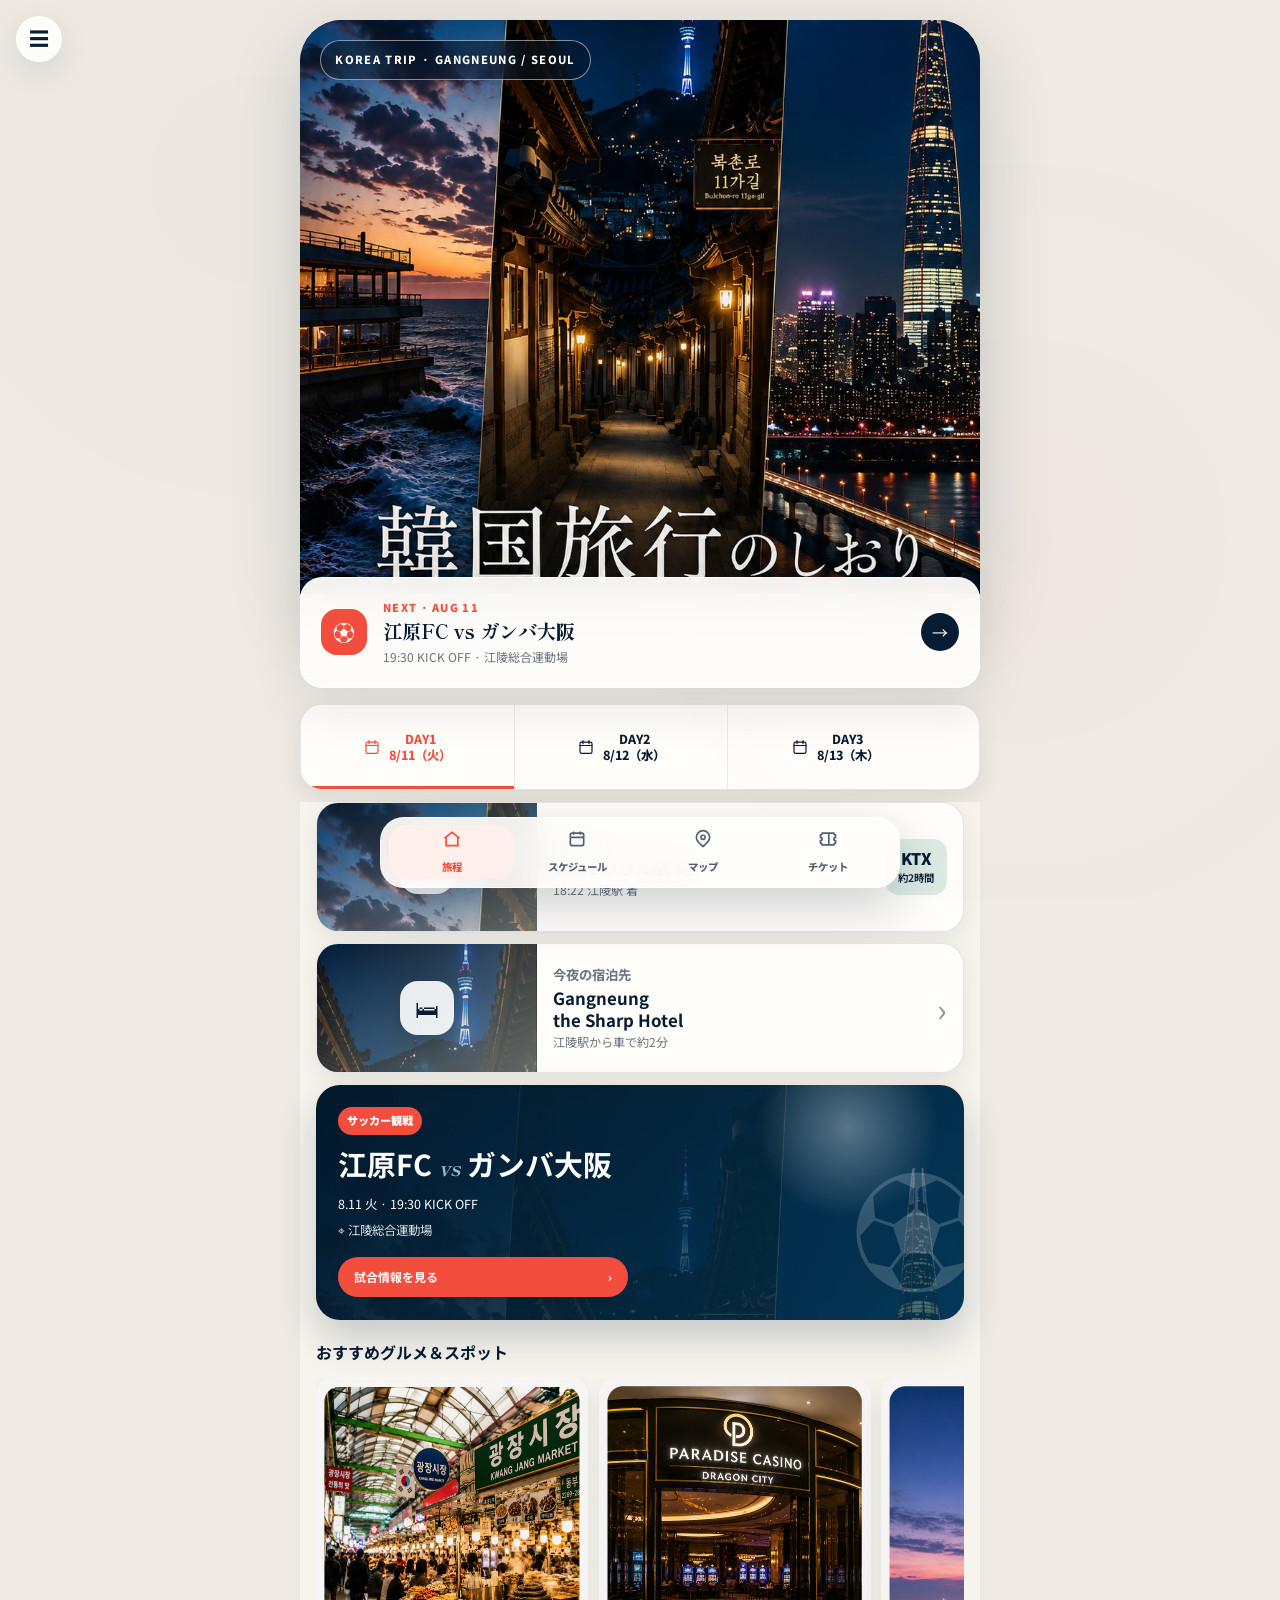
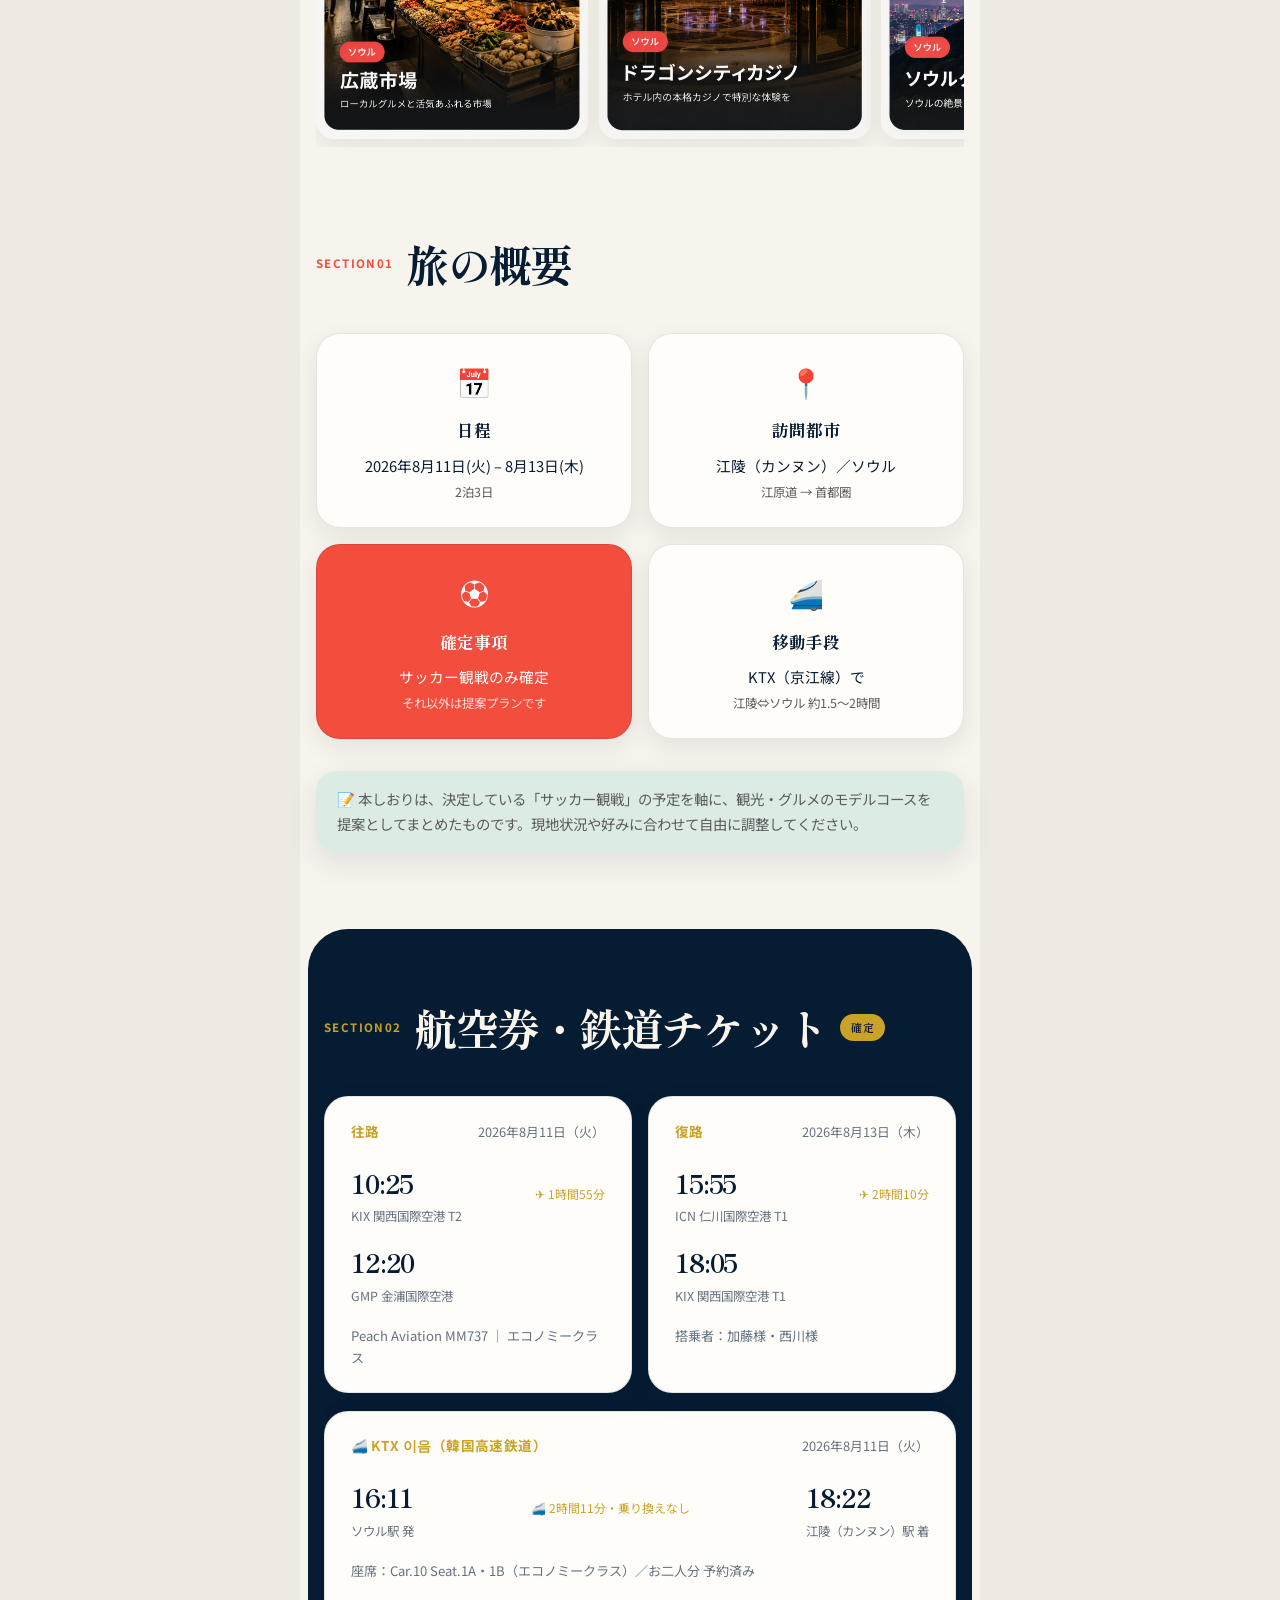
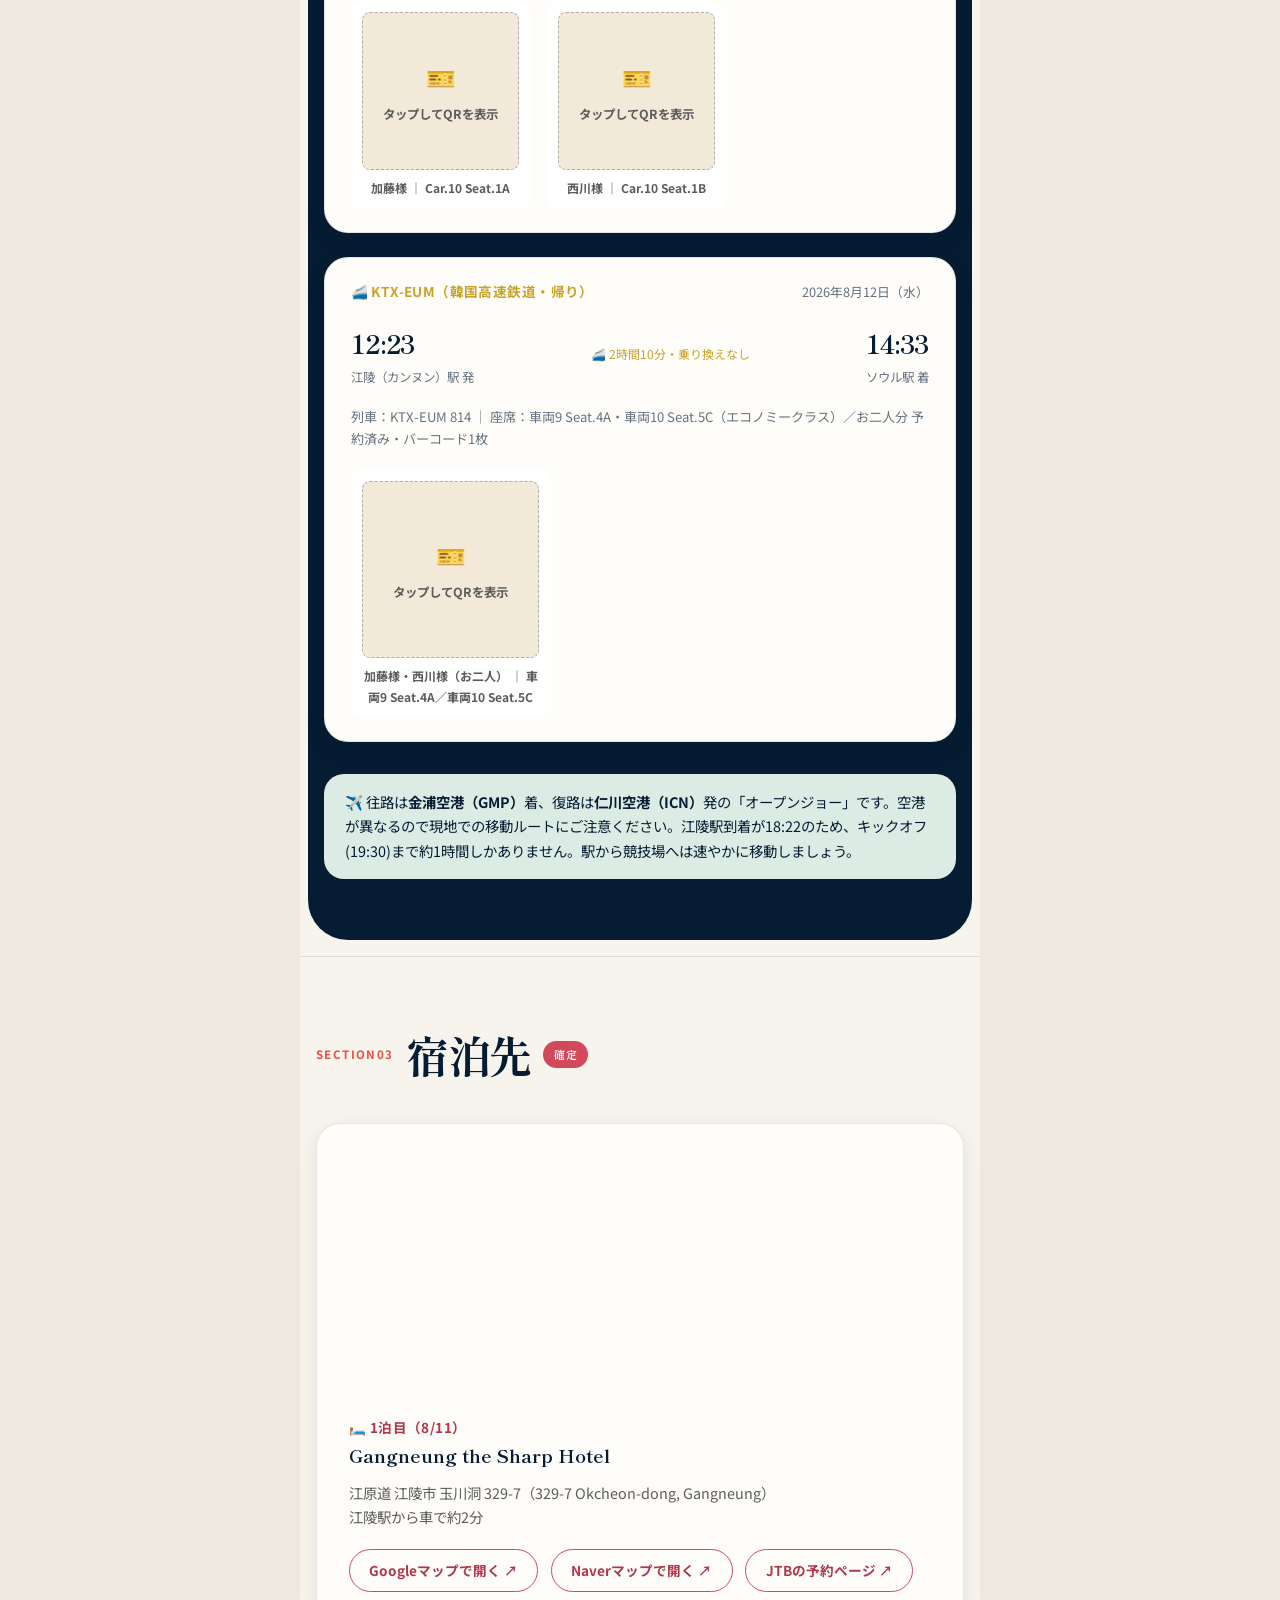
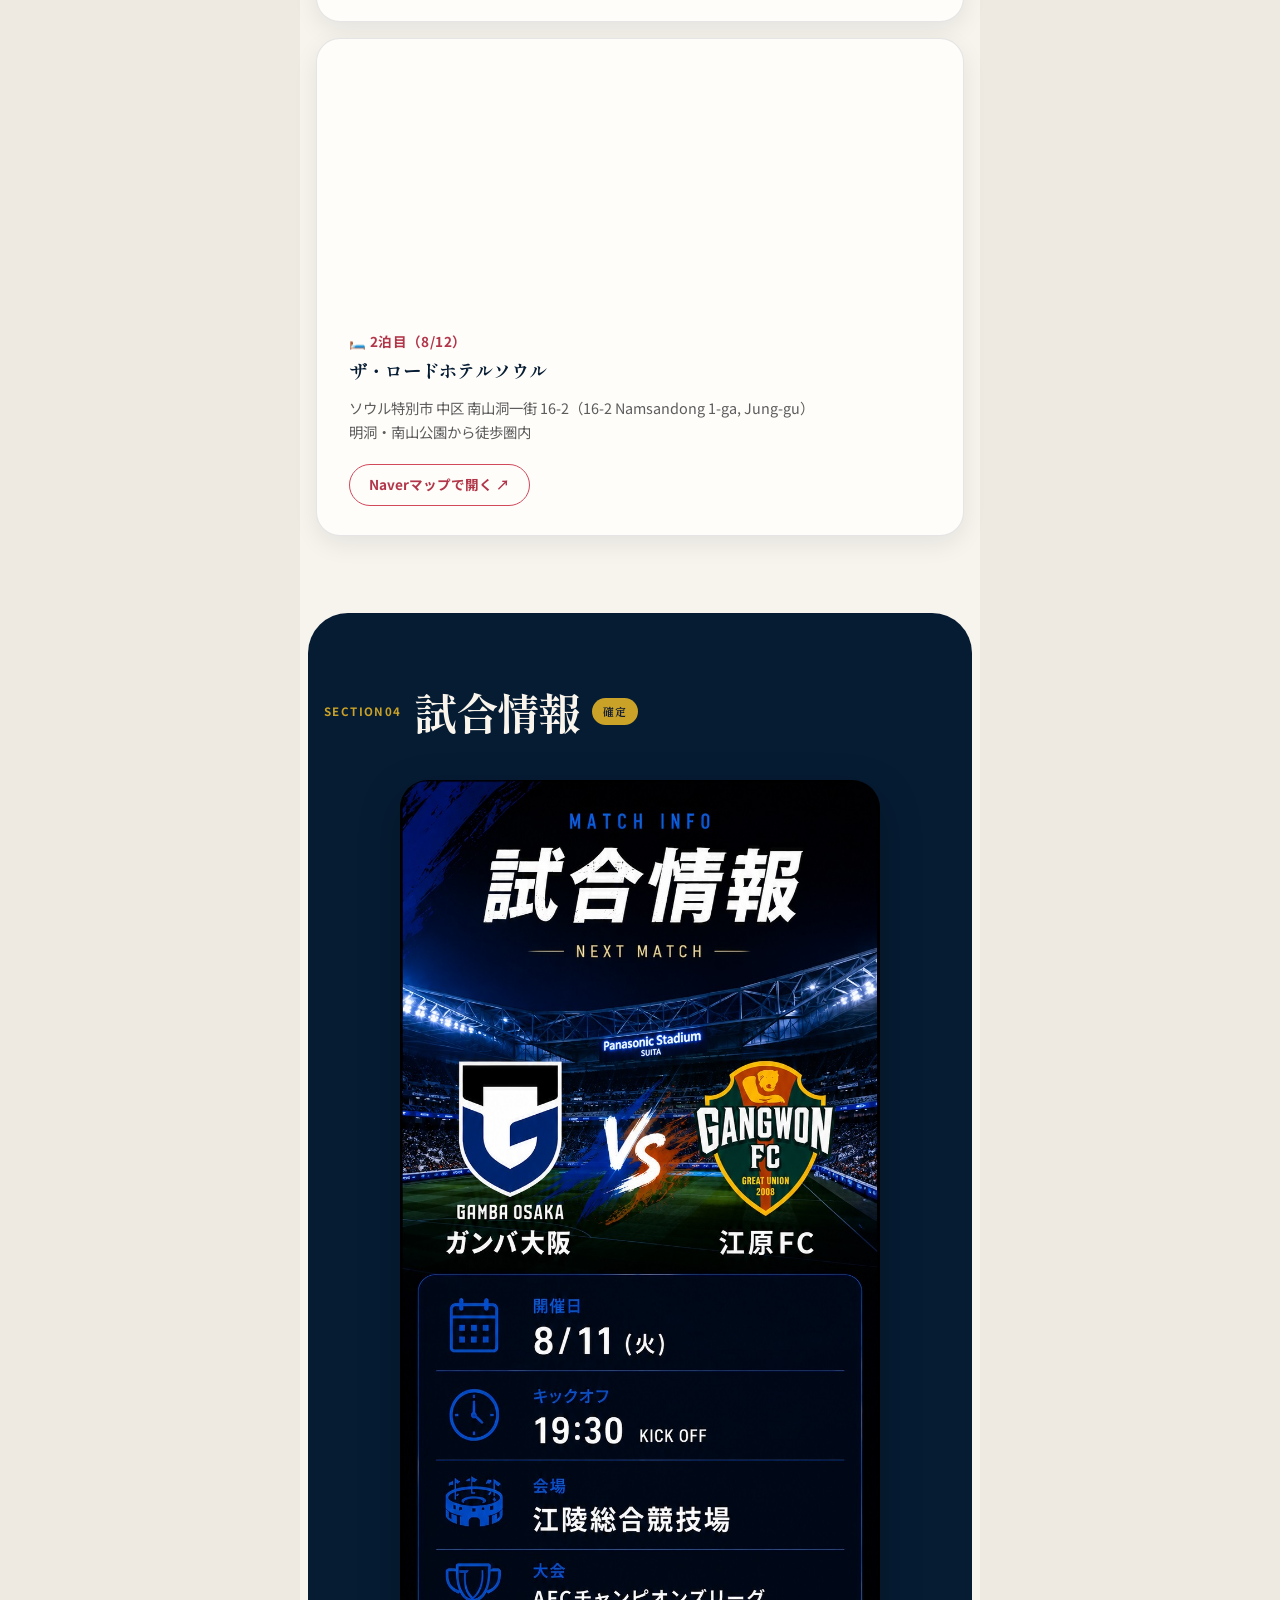
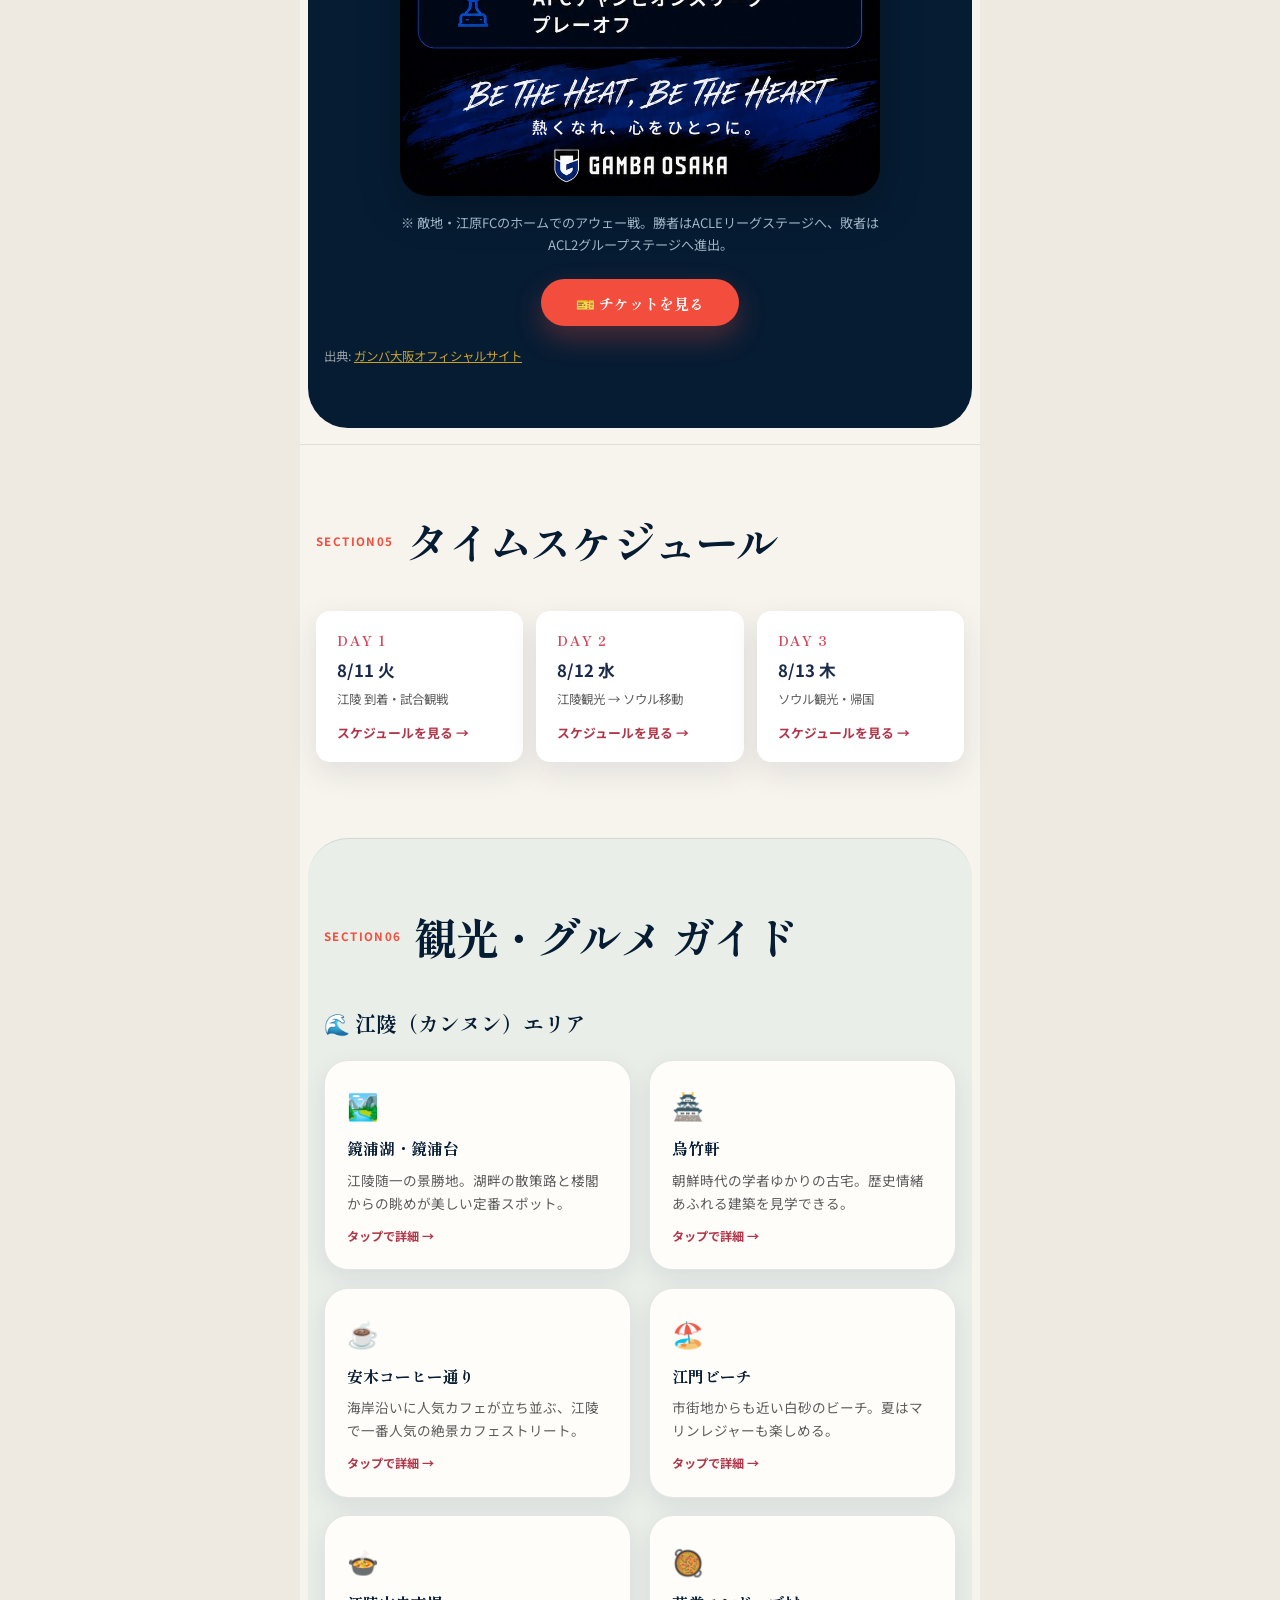
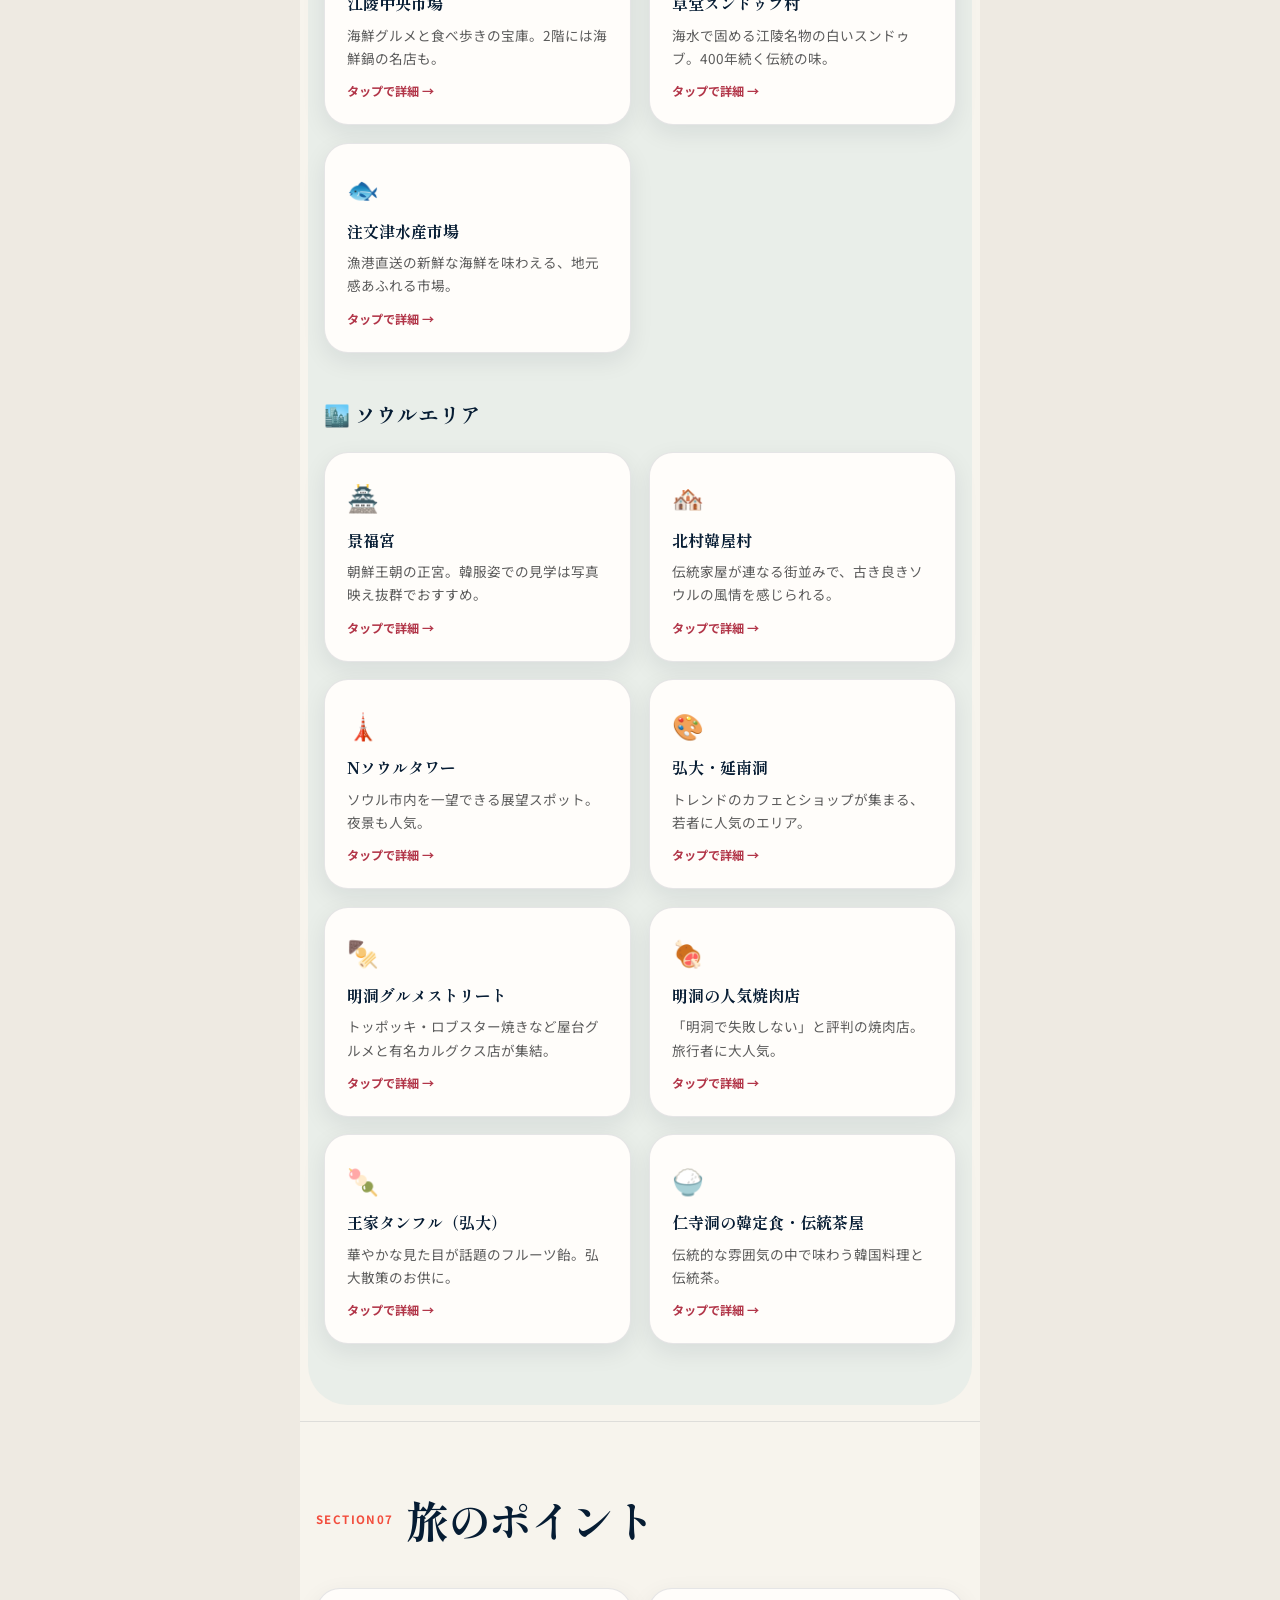
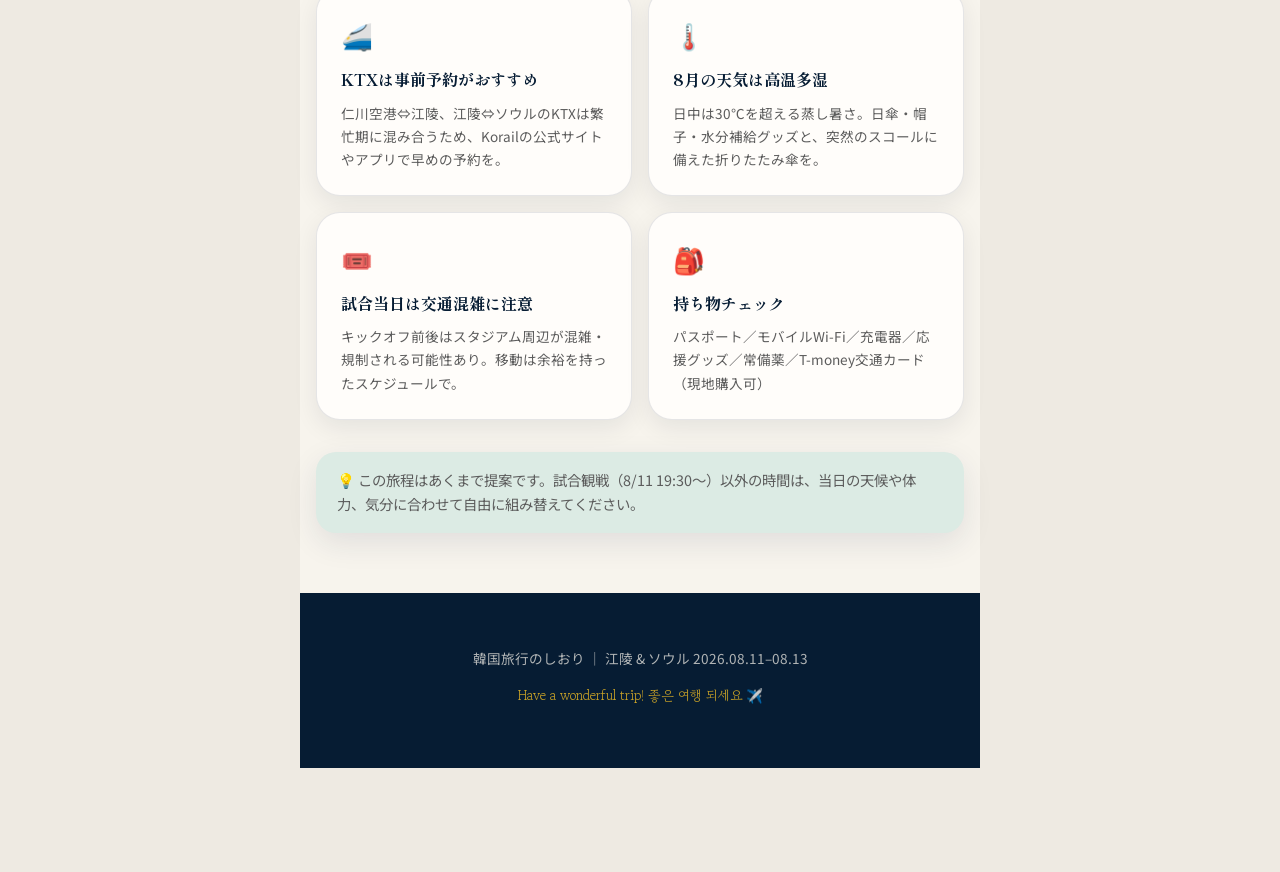
<file: index.html>
<!DOCTYPE html>
<html lang="ja">
<head>
<meta charset="UTF-8">
<meta name="viewport" content="width=device-width, initial-scale=1.0">
<title>韓国旅行のしおり ｜ 江陵 & ソウル 3日間</title>
<meta name="description" content="江陵・ソウル 韓国旅行しおり 2026.08.11-08.13 サッカー観戦と観光・グルメの旅程">
<link rel="icon" href="data:image/svg+xml,<svg xmlns=%22http://www.w3.org/2000/svg%22 viewBox=%220 0 100 100%22><text y=%22.9em%22 font-size=%2290%22>✈️</text></svg>">
<link rel="preconnect" href="https://fonts.googleapis.com">
<link rel="preconnect" href="https://fonts.gstatic.com" crossorigin>
<link href="https://fonts.googleapis.com/css2?family=Shippori+Mincho:wght@500;600;800&family=Noto+Sans+JP:wght@400;500;700;900&family=Gowun+Batang&display=swap" rel="stylesheet">
<link rel="stylesheet" href="css/style.css">
<link rel="stylesheet" href="css/redesign.css">
</head>
<body>

<div class="paper-texture" aria-hidden="true"></div>

<!-- ===== QUICK NAV ===== -->
<div class="quick-nav">
  <button type="button" class="quick-nav-toggle" id="quickNavToggle" aria-expanded="false" aria-controls="quickNavPanel" aria-label="ショートカットメニュー">☰</button>
  <nav class="quick-nav-panel" id="quickNavPanel" aria-label="ページ内ショートカット" hidden>
    <a href="#top" class="quick-nav-link quick-nav-link--primary">🏠 トップページ</a>
    <a href="#schedule" class="quick-nav-link">🕒 タイムスケジュール</a>
    <a href="#overview" class="quick-nav-link">📅 旅の概要</a>
    <a href="#flights" class="quick-nav-link">✈️ 航空券・鉄道</a>
    <a href="#hotel" class="quick-nav-link">🏨 宿泊先</a>
    <a href="#match" class="quick-nav-link">⚽ 試合情報</a>
    <a href="#spots" class="quick-nav-link">🍢 観光・グルメ</a>
    <a href="#tips" class="quick-nav-link">💡 旅のポイント</a>
    <div class="quick-nav-divider"></div>
    <a href="day1.html" class="quick-nav-link">DAY 1 ｜ 8/11</a>
    <a href="day2.html" class="quick-nav-link">DAY 2 ｜ 8/12</a>
    <a href="day3.html" class="quick-nav-link">DAY 3 ｜ 8/13</a>
  </nav>
</div>

<!-- ===== HERO ===== -->
<header class="hero" id="top">
  <h1 class="sr-only">韓国旅行のしおり｜江陵 &amp; ソウル（2026/8/11〜8/13）｜ガンバ大阪 vs 江原FC がメインイベント</h1>
  <img class="hero-photo-img" src="img/hero-collage.jpg" alt="韓国旅行のしおり 江陵＆ソウル 2026/8/11〜8/13 ガンバ大阪 vs 江原FC がメインイベント" loading="eager">
</header>

<!-- ===== QUICK MENU ===== -->
<section class="quick-menu" id="quickMenu" aria-label="クイックメニュー">
  <h2 class="quick-menu-title">
    <span class="qm-line"></span><span class="qm-dot">◆</span><span class="qm-line"></span>
    <span class="qm-text">クイックメニュー</span>
    <span class="qm-line"></span><span class="qm-dot">◆</span><span class="qm-line"></span>
  </h2>
  <div class="quick-menu-grid">
    <a href="#top" class="qm-card">
      <span class="qm-icon" aria-hidden="true"><svg viewBox="0 0 24 24" fill="none" stroke="currentColor" stroke-width="1.6" stroke-linecap="round" stroke-linejoin="round"><path d="M4 11L12 4l8 7"/><path d="M6 10v9a1 1 0 0 0 1 1h3v-5h4v5h3a1 1 0 0 0 1-1v-9"/></svg></span>
      <span class="qm-label">トップ</span>
    </a>
    <a href="#schedule" class="qm-card">
      <span class="qm-icon" aria-hidden="true"><svg viewBox="0 0 24 24" fill="none" stroke="currentColor" stroke-width="1.6" stroke-linecap="round" stroke-linejoin="round"><circle cx="12" cy="12" r="8.25"/><path d="M12 7.5V12l3 2"/></svg></span>
      <span class="qm-label">タイム<br>スケジュール</span>
    </a>
    <a href="#overview" class="qm-card">
      <span class="qm-icon" aria-hidden="true"><svg viewBox="0 0 24 24" fill="none" stroke="currentColor" stroke-width="1.6" stroke-linecap="round" stroke-linejoin="round"><rect x="4" y="5.5" width="16" height="15" rx="2.2"/><path d="M4 10h16"/><path d="M8 3.5v4M16 3.5v4"/></svg></span>
      <span class="qm-label">旅の概要</span>
    </a>
    <a href="#flights" class="qm-card">
      <span class="qm-icon" aria-hidden="true"><svg viewBox="0 0 24 24" fill="none" stroke="currentColor" stroke-width="1.6" stroke-linecap="round" stroke-linejoin="round"><rect x="5" y="4" width="14" height="13" rx="4"/><path d="M5 12h14"/><path d="M8 7.7h3M13 7.7h3"/><circle cx="9" cy="19.4" r="1.2"/><circle cx="15" cy="19.4" r="1.2"/></svg></span>
      <span class="qm-label">航空券・鉄道</span>
    </a>
    <a href="#hotel" class="qm-card">
      <span class="qm-icon" aria-hidden="true"><svg viewBox="0 0 24 24" fill="none" stroke="currentColor" stroke-width="1.6" stroke-linecap="round" stroke-linejoin="round"><path d="M3 19v-6a2 2 0 0 1 2-2h14a2 2 0 0 1 2 2v6"/><path d="M3 16h18"/><path d="M6 11V6.5a1 1 0 0 1 1-1h3a1 1 0 0 1 1 1V11"/><path d="M3 19v2M21 19v2"/></svg></span>
      <span class="qm-label">宿泊先</span>
    </a>
    <a href="#match" class="qm-card">
      <span class="qm-icon" aria-hidden="true"><svg viewBox="0 0 24 24" fill="none" stroke="currentColor" stroke-width="1.6" stroke-linecap="round" stroke-linejoin="round"><circle cx="12" cy="12" r="8.25"/><path d="M12 8l3 2.2-1.1 3.5h-3.8L9 10.2 12 8Z"/><path d="M12 8V5.3M15 10.2l2.5-1.6M13.7 13.7l1.5 2.6M8.7 13.7L7.1 16.3M9 10.2 6.5 8.6"/></svg></span>
      <span class="qm-label">試合情報</span>
    </a>
    <a href="#spots" class="qm-card">
      <span class="qm-icon" aria-hidden="true"><svg viewBox="0 0 24 24" fill="none" stroke="currentColor" stroke-width="1.6" stroke-linecap="round" stroke-linejoin="round"><path d="M8 3v5.2a2 2 0 1 0 4 0V3"/><path d="M10 8.2V21"/><path d="M16 3s-2 2-2 6.5 2 4 2 4V21"/></svg></span>
      <span class="qm-label">観光・グルメ</span>
    </a>
    <a href="#tips" class="qm-card">
      <span class="qm-icon" aria-hidden="true"><svg viewBox="0 0 24 24" fill="none" stroke="currentColor" stroke-width="1.6" stroke-linecap="round" stroke-linejoin="round"><path d="M9 18h6"/><path d="M10 21h4"/><path d="M12 3a6 6 0 0 0-3.5 10.9c.6.5 1 1.2 1 2.1h5c0-.9.4-1.6 1-2.1A6 6 0 0 0 12 3Z"/></svg></span>
      <span class="qm-label">旅のポイント</span>
    </a>
  </div>
  <div class="quick-menu-days">
    <a href="day1.html" class="qm-day">
      <span class="qm-day-icon" aria-hidden="true"><svg viewBox="0 0 24 24" fill="none" stroke="currentColor" stroke-width="1.6" stroke-linecap="round" stroke-linejoin="round"><rect x="4" y="5.5" width="16" height="15" rx="2.2"/><path d="M4 10h16"/><path d="M8 3.5v4M16 3.5v4"/></svg></span>
      <span>DAY1<br>8/11（火）</span>
    </a>
    <a href="day2.html" class="qm-day">
      <span class="qm-day-icon" aria-hidden="true"><svg viewBox="0 0 24 24" fill="none" stroke="currentColor" stroke-width="1.6" stroke-linecap="round" stroke-linejoin="round"><rect x="4" y="5.5" width="16" height="15" rx="2.2"/><path d="M4 10h16"/><path d="M8 3.5v4M16 3.5v4"/></svg></span>
      <span>DAY2<br>8/12（水）</span>
    </a>
    <a href="day3.html" class="qm-day">
      <span class="qm-day-icon" aria-hidden="true"><svg viewBox="0 0 24 24" fill="none" stroke="currentColor" stroke-width="1.6" stroke-linecap="round" stroke-linejoin="round"><rect x="4" y="5.5" width="16" height="15" rx="2.2"/><path d="M4 10h16"/><path d="M8 3.5v4M16 3.5v4"/></svg></span>
      <span>DAY3<br>8/13（木）</span>
    </a>
  </div>
</section>

<main>

  <!-- ===== OVERVIEW ===== -->
  <section class="section" id="overview">
    <h2 class="section-title"><span class="section-num">01</span>旅の概要</h2>
    <div class="overview-grid">
      <div class="ov-card">
        <span class="ov-icon">📅</span>
        <h3>日程</h3>
        <p>2026年8月11日(火) &#8211; 8月13日(木)<br><span class="ov-sub">2泊3日</span></p>
      </div>
      <div class="ov-card">
        <span class="ov-icon">📍</span>
        <h3>訪問都市</h3>
        <p>江陵（カンヌン）／ソウル<br><span class="ov-sub">江原道 → 首都圏</span></p>
      </div>
      <div class="ov-card ov-card--accent">
        <span class="ov-icon">⚽</span>
        <h3>確定事項</h3>
        <p>サッカー観戦のみ確定<br><span class="ov-sub">それ以外は提案プランです</span></p>
      </div>
      <div class="ov-card">
        <span class="ov-icon">🚄</span>
        <h3>移動手段</h3>
        <p>KTX（京江線）で<br><span class="ov-sub">江陵⇔ソウル 約1.5〜2時間</span></p>
      </div>
    </div>
    <p class="note-banner">📝 本しおりは、決定している「サッカー観戦」の予定を軸に、観光・グルメのモデルコースを提案としてまとめたものです。現地状況や好みに合わせて自由に調整してください。</p>
  </section>

  <!-- ===== FLIGHTS / TRAIN ===== -->
  <section class="section section--dark" id="flights">
    <h2 class="section-title"><span class="section-num">02</span>航空券・鉄道チケット <span class="badge badge--fixed">確定</span></h2>
    <div class="flight-grid">
      <div class="flight-card">
        <div class="flight-card-head">
          <span class="flight-tag">往路</span>
          <span class="flight-date">2026年8月11日（火）</span>
        </div>
        <div class="flight-route">
          <div class="flight-point">
            <span class="flight-time">10:25</span>
            <span class="flight-airport">KIX 関西国際空港 T2</span>
          </div>
          <span class="flight-arrow">✈ 1時間55分</span>
          <div class="flight-point">
            <span class="flight-time">12:20</span>
            <span class="flight-airport">GMP 金浦国際空港</span>
          </div>
        </div>
        <p class="flight-meta">Peach Aviation MM737 ｜ エコノミークラス</p>
      </div>
      <div class="flight-card">
        <div class="flight-card-head">
          <span class="flight-tag">復路</span>
          <span class="flight-date">2026年8月13日（木）</span>
        </div>
        <div class="flight-route">
          <div class="flight-point">
            <span class="flight-time">15:55</span>
            <span class="flight-airport">ICN 仁川国際空港 T1</span>
          </div>
          <span class="flight-arrow">✈ 2時間10分</span>
          <div class="flight-point">
            <span class="flight-time">18:05</span>
            <span class="flight-airport">KIX 関西国際空港 T1</span>
          </div>
        </div>
        <p class="flight-meta">搭乗者：加藤様・西川様</p>
      </div>
    </div>
    <div class="flight-card flight-card--train">
      <div class="flight-card-head">
        <span class="flight-tag">🚄 KTX 이음（韓国高速鉄道）</span>
        <span class="flight-date">2026年8月11日（火）</span>
      </div>
      <div class="flight-route">
        <div class="flight-point">
          <span class="flight-time">16:11</span>
          <span class="flight-airport">ソウル駅 発</span>
        </div>
        <span class="flight-arrow">🚄 2時間11分・乗り換えなし</span>
        <div class="flight-point">
          <span class="flight-time">18:22</span>
          <span class="flight-airport">江陵（カンヌン）駅 着</span>
        </div>
      </div>
      <p class="flight-meta">座席：Car.10 Seat.1A・1B（エコノミークラス）／お二人分 予約済み</p>
      <div class="qr-grid">
        <figure class="qr-card">
          <button type="button" class="qr-toggle" aria-expanded="false">
            <img class="qr-img" src="img/ktx-qr-kato.png" alt="KTX乗車QRコード（加藤様・Car.10 Seat.1A）" loading="lazy">
            <span class="qr-placeholder"><span class="qr-placeholder-icon">🎫</span>タップしてQRを表示</span>
          </button>
          <figcaption>加藤様 ｜ Car.10 Seat.1A</figcaption>
        </figure>
        <figure class="qr-card">
          <button type="button" class="qr-toggle" aria-expanded="false">
            <img class="qr-img" src="img/ktx-qr-nishikawa.png" alt="KTX乗車QRコード（西川様・Car.10 Seat.1B）" loading="lazy">
            <span class="qr-placeholder"><span class="qr-placeholder-icon">🎫</span>タップしてQRを表示</span>
          </button>
          <figcaption>西川様 ｜ Car.10 Seat.1B</figcaption>
        </figure>
      </div>
    </div>
    <div class="flight-card flight-card--train">
      <div class="flight-card-head">
        <span class="flight-tag">🚄 KTX-EUM（韓国高速鉄道・帰り）</span>
        <span class="flight-date">2026年8月12日（水）</span>
      </div>
      <div class="flight-route">
        <div class="flight-point">
          <span class="flight-time">12:23</span>
          <span class="flight-airport">江陵（カンヌン）駅 発</span>
        </div>
        <span class="flight-arrow">🚄 2時間10分・乗り換えなし</span>
        <div class="flight-point">
          <span class="flight-time">14:33</span>
          <span class="flight-airport">ソウル駅 着</span>
        </div>
      </div>
      <p class="flight-meta">列車：KTX-EUM 814 ｜ 座席：車両9 Seat.4A・車両10 Seat.5C（エコノミークラス）／お二人分 予約済み・バーコード1枚</p>
      <div class="qr-grid qr-grid--single">
        <figure class="qr-card">
          <button type="button" class="qr-toggle" aria-expanded="false">
            <img class="qr-img" src="img/ktx-qr-return.png" alt="KTX乗車QRコード（帰り・加藤様/西川様共通・車両9 Seat.4A/車両10 Seat.5C）" loading="lazy">
            <span class="qr-placeholder"><span class="qr-placeholder-icon">🎫</span>タップしてQRを表示</span>
          </button>
          <figcaption>加藤様・西川様（お二人） ｜ 車両9 Seat.4A／車両10 Seat.5C</figcaption>
        </figure>
      </div>
    </div>
    <p class="note-banner note-banner--dark">✈️ 往路は<strong>金浦空港（GMP）</strong>着、復路は<strong>仁川空港（ICN）</strong>発の「オープンジョー」です。空港が異なるので現地での移動ルートにご注意ください。江陵駅到着が18:22のため、キックオフ(19:30)まで約1時間しかありません。駅から競技場へは速やかに移動しましょう。</p>
  </section>

  <!-- ===== HOTEL ===== -->
  <section class="section" id="hotel">
    <h2 class="section-title"><span class="section-num">03</span>宿泊先 <span class="badge badge--fixed">確定</span></h2>
    <div class="hotel-grid">
      <div class="hotel-card">
        <iframe class="hotel-map" loading="lazy" referrerpolicy="no-referrer-when-downgrade" src="https://www.google.com/maps?q=Hotel+The+Sharp%2C+329-7+Okcheon-dong%2C+Gangneung%2C+South+Korea&output=embed" title="Gangneung The Sharp Hotel の地図"></iframe>
        <div class="hotel-card-body">
          <span class="flight-tag" style="color:var(--coral-deep);">🛏️ 1泊目（8/11）</span>
          <h3>Gangneung the Sharp Hotel</h3>
          <p>江原道 江陵市 玉川洞 329-7（329-7 Okcheon-dong, Gangneung）<br>江陵駅から車で約2分</p>
          <div class="hotel-links">
            <a href="https://www.google.com/maps/search/?api=1&query=Hotel+The+Sharp%2C+329-7+Okcheon-dong%2C+Gangneung%2C+South+Korea" target="_blank" rel="noopener" class="hotel-link">Googleマップで開く ↗</a>
            <a href="https://map.naver.com/p/search/THE%20SHARP%20HOTEL%20%EA%B0%95%EC%9B%90%20%EA%B0%95%EB%A6%89%EC%8B%9C%20%EC%98%A5%EC%B2%9C%EB%8F%99%20329-7" target="_blank" rel="noopener" class="hotel-link">Naverマップで開く ↗</a>
            <a href="https://www.jtb.co.jp/ovs_htl/detail/search_detail/695553/" target="_blank" rel="noopener" class="hotel-link">JTBの予約ページ ↗</a>
          </div>
        </div>
      </div>
      <div class="hotel-card">
        <iframe class="hotel-map" loading="lazy" referrerpolicy="no-referrer-when-downgrade" src="https://www.google.com/maps?q=The+Road+Hotel%2C+16-2+Namsandong+1-ga%2C+Jung-gu%2C+Seoul%2C+South+Korea&output=embed" title="ザ・ロードホテルソウル の地図"></iframe>
        <div class="hotel-card-body">
          <span class="flight-tag" style="color:var(--coral-deep);">🛏️ 2泊目（8/12）</span>
          <h3>ザ・ロードホテルソウル</h3>
          <p>ソウル特別市 中区 南山洞一街 16-2（16-2 Namsandong 1-ga, Jung-gu）<br>明洞・南山公園から徒歩圏内</p>
          <div class="hotel-links">
            <a href="https://map.naver.com/p/search/THE%20ROAD%20HOTEL%20%EC%84%9C%EC%9A%B8%20%EC%A4%91%EA%B5%AC%20%EB%82%A8%EC%82%B0%EB%8F%991%EA%B0%80%2016-2" target="_blank" rel="noopener" class="hotel-link">Naverマップで開く ↗</a>
          </div>
        </div>
      </div>
    </div>
  </section>

  <!-- ===== MATCH INFO ===== -->
  <section class="section section--dark" id="match">
    <h2 class="section-title"><span class="section-num">04</span>試合情報 <span class="badge badge--fixed">確定</span></h2>
    <img class="match-info-img" src="img/match-info.jpg" alt="MATCH INFO 試合情報 NEXT MATCH ガンバ大阪 vs 江原FC 開催日8/11(火) キックオフ19:30 会場：江陵総合競技場 大会：AFCチャンピオンズリーグ プレーオフ" loading="lazy">
    <p class="ticket-note">※ 敵地・江原FCのホームでのアウェー戦。勝者はACLEリーグステージへ、敗者はACL2グループステージへ進出。</p>
    <button type="button" class="ticket-view-btn" id="ticketViewBtn">🎫 チケットを見る</button>
    <p class="source-line">出典: <a href="https://www.gamba-osaka.net/news/index/no/20580/" target="_blank" rel="noopener">ガンバ大阪オフィシャルサイト</a></p>
  </section>

  <!-- ===== SCHEDULE ===== -->
  <section class="section" id="schedule">
    <h2 class="section-title"><span class="section-num">05</span>タイムスケジュール</h2>
    <div class="day-links">
      <a class="day-link-card" href="day1.html">
        <span class="day-tab-num">DAY 1</span><span class="day-tab-date">8/11 火</span><span class="day-tab-tag">江陵 到着・試合観戦</span>
        <span class="day-link-cta">スケジュールを見る →</span>
      </a>
      <a class="day-link-card" href="day2.html">
        <span class="day-tab-num">DAY 2</span><span class="day-tab-date">8/12 水</span><span class="day-tab-tag">江陵観光 → ソウル移動</span>
        <span class="day-link-cta">スケジュールを見る →</span>
      </a>
      <a class="day-link-card" href="day3.html">
        <span class="day-tab-num">DAY 3</span><span class="day-tab-date">8/13 木</span><span class="day-tab-tag">ソウル観光・帰国</span>
        <span class="day-link-cta">スケジュールを見る →</span>
      </a>
    </div>
  </section>

  <!-- ===== SPOTS / GOURMET ===== -->
  <section class="section section--soft" id="spots">
    <h2 class="section-title"><span class="section-num">06</span>観光・グルメ ガイド</h2>

    <h3 class="city-title">🌊 江陵（カンヌン）エリア</h3>
    <div class="card-grid">
      <article class="spot-card" data-spot="gyeongpo" tabindex="0" role="button" aria-haspopup="dialog">
        <span class="spot-emoji">🏞️</span>
        <h4>鏡浦湖・鏡浦台</h4>
        <p>江陵随一の景勝地。湖畔の散策路と楼閣からの眺めが美しい定番スポット。</p>
        <span class="spot-more">タップで詳細 →</span>
      </article>
      <article class="spot-card" data-spot="ojukheon" tabindex="0" role="button" aria-haspopup="dialog">
        <span class="spot-emoji">🏯</span>
        <h4>烏竹軒</h4>
        <p>朝鮮時代の学者ゆかりの古宅。歴史情緒あふれる建築を見学できる。</p>
        <span class="spot-more">タップで詳細 →</span>
      </article>
      <article class="spot-card" data-spot="anmok" tabindex="0" role="button" aria-haspopup="dialog">
        <span class="spot-emoji">☕</span>
        <h4>安木コーヒー通り</h4>
        <p>海岸沿いに人気カフェが立ち並ぶ、江陵で一番人気の絶景カフェストリート。</p>
        <span class="spot-more">タップで詳細 →</span>
      </article>
      <article class="spot-card" data-spot="gangmun" tabindex="0" role="button" aria-haspopup="dialog">
        <span class="spot-emoji">🏖️</span>
        <h4>江門ビーチ</h4>
        <p>市街地からも近い白砂のビーチ。夏はマリンレジャーも楽しめる。</p>
        <span class="spot-more">タップで詳細 →</span>
      </article>
      <article class="spot-card spot-card--food" data-spot="jungangmarket" tabindex="0" role="button" aria-haspopup="dialog">
        <span class="spot-emoji">🍲</span>
        <h4>江陵中央市場</h4>
        <p>海鮮グルメと食べ歩きの宝庫。2階には海鮮鍋の名店も。</p>
        <span class="spot-more">タップで詳細 →</span>
      </article>
      <article class="spot-card spot-card--food" data-spot="chodang" tabindex="0" role="button" aria-haspopup="dialog">
        <span class="spot-emoji">🥘</span>
        <h4>草堂スンドゥブ村</h4>
        <p>海水で固める江陵名物の白いスンドゥブ。400年続く伝統の味。</p>
        <span class="spot-more">タップで詳細 →</span>
      </article>
      <article class="spot-card spot-card--food" data-spot="jumunjin" tabindex="0" role="button" aria-haspopup="dialog">
        <span class="spot-emoji">🐟</span>
        <h4>注文津水産市場</h4>
        <p>漁港直送の新鮮な海鮮を味わえる、地元感あふれる市場。</p>
        <span class="spot-more">タップで詳細 →</span>
      </article>
    </div>

    <h3 class="city-title">🏙️ ソウルエリア</h3>
    <div class="card-grid">
      <article class="spot-card" data-spot="gyeongbokgung" tabindex="0" role="button" aria-haspopup="dialog">
        <span class="spot-emoji">🏯</span>
        <h4>景福宮</h4>
        <p>朝鮮王朝の正宮。韓服姿での見学は写真映え抜群でおすすめ。</p>
        <span class="spot-more">タップで詳細 →</span>
      </article>
      <article class="spot-card" data-spot="bukchon" tabindex="0" role="button" aria-haspopup="dialog">
        <span class="spot-emoji">🏘️</span>
        <h4>北村韓屋村</h4>
        <p>伝統家屋が連なる街並みで、古き良きソウルの風情を感じられる。</p>
        <span class="spot-more">タップで詳細 →</span>
      </article>
      <article class="spot-card" data-spot="nseoultower" tabindex="0" role="button" aria-haspopup="dialog">
        <span class="spot-emoji">🗼</span>
        <h4>Nソウルタワー</h4>
        <p>ソウル市内を一望できる展望スポット。夜景も人気。</p>
        <span class="spot-more">タップで詳細 →</span>
      </article>
      <article class="spot-card" data-spot="hongdae" tabindex="0" role="button" aria-haspopup="dialog">
        <span class="spot-emoji">🎨</span>
        <h4>弘大・延南洞</h4>
        <p>トレンドのカフェとショップが集まる、若者に人気のエリア。</p>
        <span class="spot-more">タップで詳細 →</span>
      </article>
      <article class="spot-card spot-card--food" data-spot="myeongdongstreet" tabindex="0" role="button" aria-haspopup="dialog">
        <span class="spot-emoji">🍢</span>
        <h4>明洞グルメストリート</h4>
        <p>トッポッキ・ロブスター焼きなど屋台グルメと有名カルグクス店が集結。</p>
        <span class="spot-more">タップで詳細 →</span>
      </article>
      <article class="spot-card spot-card--food" data-spot="myeongdongbbq" tabindex="0" role="button" aria-haspopup="dialog">
        <span class="spot-emoji">🍖</span>
        <h4>明洞の人気焼肉店</h4>
        <p>「明洞で失敗しない」と評判の焼肉店。旅行者に大人気。</p>
        <span class="spot-more">タップで詳細 →</span>
      </article>
      <article class="spot-card spot-card--food" data-spot="tanghulu" tabindex="0" role="button" aria-haspopup="dialog">
        <span class="spot-emoji">🍡</span>
        <h4>王家タンフル（弘大）</h4>
        <p>華やかな見た目が話題のフルーツ飴。弘大散策のお供に。</p>
        <span class="spot-more">タップで詳細 →</span>
      </article>
      <article class="spot-card spot-card--food" data-spot="insadong" tabindex="0" role="button" aria-haspopup="dialog">
        <span class="spot-emoji">🍚</span>
        <h4>仁寺洞の韓定食・伝統茶屋</h4>
        <p>伝統的な雰囲気の中で味わう韓国料理と伝統茶。</p>
        <span class="spot-more">タップで詳細 →</span>
      </article>
    </div>
  </section>

  <!-- ===== TIPS ===== -->
  <section class="section" id="tips">
    <h2 class="section-title"><span class="section-num">07</span>旅のポイント</h2>
    <div class="tips-grid">
      <div class="tip-card">
        <span class="tip-icon">🚄</span>
        <h4>KTXは事前予約がおすすめ</h4>
        <p>仁川空港⇔江陵、江陵⇔ソウルのKTXは繁忙期に混み合うため、Korailの公式サイトやアプリで早めの予約を。</p>
      </div>
      <div class="tip-card">
        <span class="tip-icon">🌡️</span>
        <h4>8月の天気は高温多湿</h4>
        <p>日中は30℃を超える蒸し暑さ。日傘・帽子・水分補給グッズと、突然のスコールに備えた折りたたみ傘を。</p>
      </div>
      <div class="tip-card">
        <span class="tip-icon">🎟️</span>
        <h4>試合当日は交通混雑に注意</h4>
        <p>キックオフ前後はスタジアム周辺が混雑・規制される可能性あり。移動は余裕を持ったスケジュールで。</p>
      </div>
      <div class="tip-card">
        <span class="tip-icon">🎒</span>
        <h4>持ち物チェック</h4>
        <p>パスポート／モバイルWi-Fi／充電器／応援グッズ／常備薬／T-money交通カード（現地購入可）</p>
      </div>
    </div>
    <p class="note-banner">💡 この旅程はあくまで提案です。試合観戦（8/11 19:30〜）以外の時間は、当日の天候や体力、気分に合わせて自由に組み替えてください。</p>
  </section>

</main>

<footer class="footer">
  <p>韓国旅行のしおり ｜ 江陵 &amp; ソウル 2026.08.11–08.13</p>
  <p class="footer-sub">Have a wonderful trip! 좋은 여행 되세요 ✈️</p>
</footer>

<!-- ===== SPOT DETAIL MODAL ===== -->
<div class="modal-backdrop" id="spotModalBackdrop" hidden>
  <div class="modal" id="spotModal" role="dialog" aria-modal="true" aria-labelledby="spotModalTitle">
    <button type="button" class="modal-close" id="spotModalClose" aria-label="閉じる">✕</button>
    <span class="modal-emoji" id="spotModalEmoji"></span>
    <h3 class="modal-title" id="spotModalTitle"></h3>
    <dl class="modal-facts" id="spotModalFacts"></dl>
    <a class="modal-video-link" id="spotModalVideo" target="_blank" rel="noopener" hidden>▶️ YouTubeでVlog・雰囲気動画を見る ↗</a>
    <p class="modal-tip" id="spotModalTip"></p>
  </div>
</div>

<!-- ===== TICKET MODAL ===== -->
<div class="modal-backdrop" id="ticketModalBackdrop" hidden>
  <div class="modal modal--ticket" id="ticketModal" role="dialog" aria-modal="true" aria-labelledby="ticketModalTitle">
    <button type="button" class="modal-close" id="ticketModalClose" aria-label="閉じる">✕</button>
    <h3 class="modal-title" id="ticketModalTitle">🎫 観戦チケット</h3>
    <div class="ticket-modal-images">
      <img src="img/match-ticket-1.jpg" alt="観戦チケットのスクリーンショット1" loading="lazy">
      <img src="img/match-ticket-2.jpg" alt="観戦チケットのスクリーンショット2" loading="lazy">
    </div>
  </div>
</div>

<script src="js/spots.js"></script>
<script src="js/ticketmodal.js"></script>
<script src="js/quicknav.js"></script>
<script src="js/qrtoggle.js"></script>
<script src="js/redesign.js"></script>
</body>
</html>
</file>
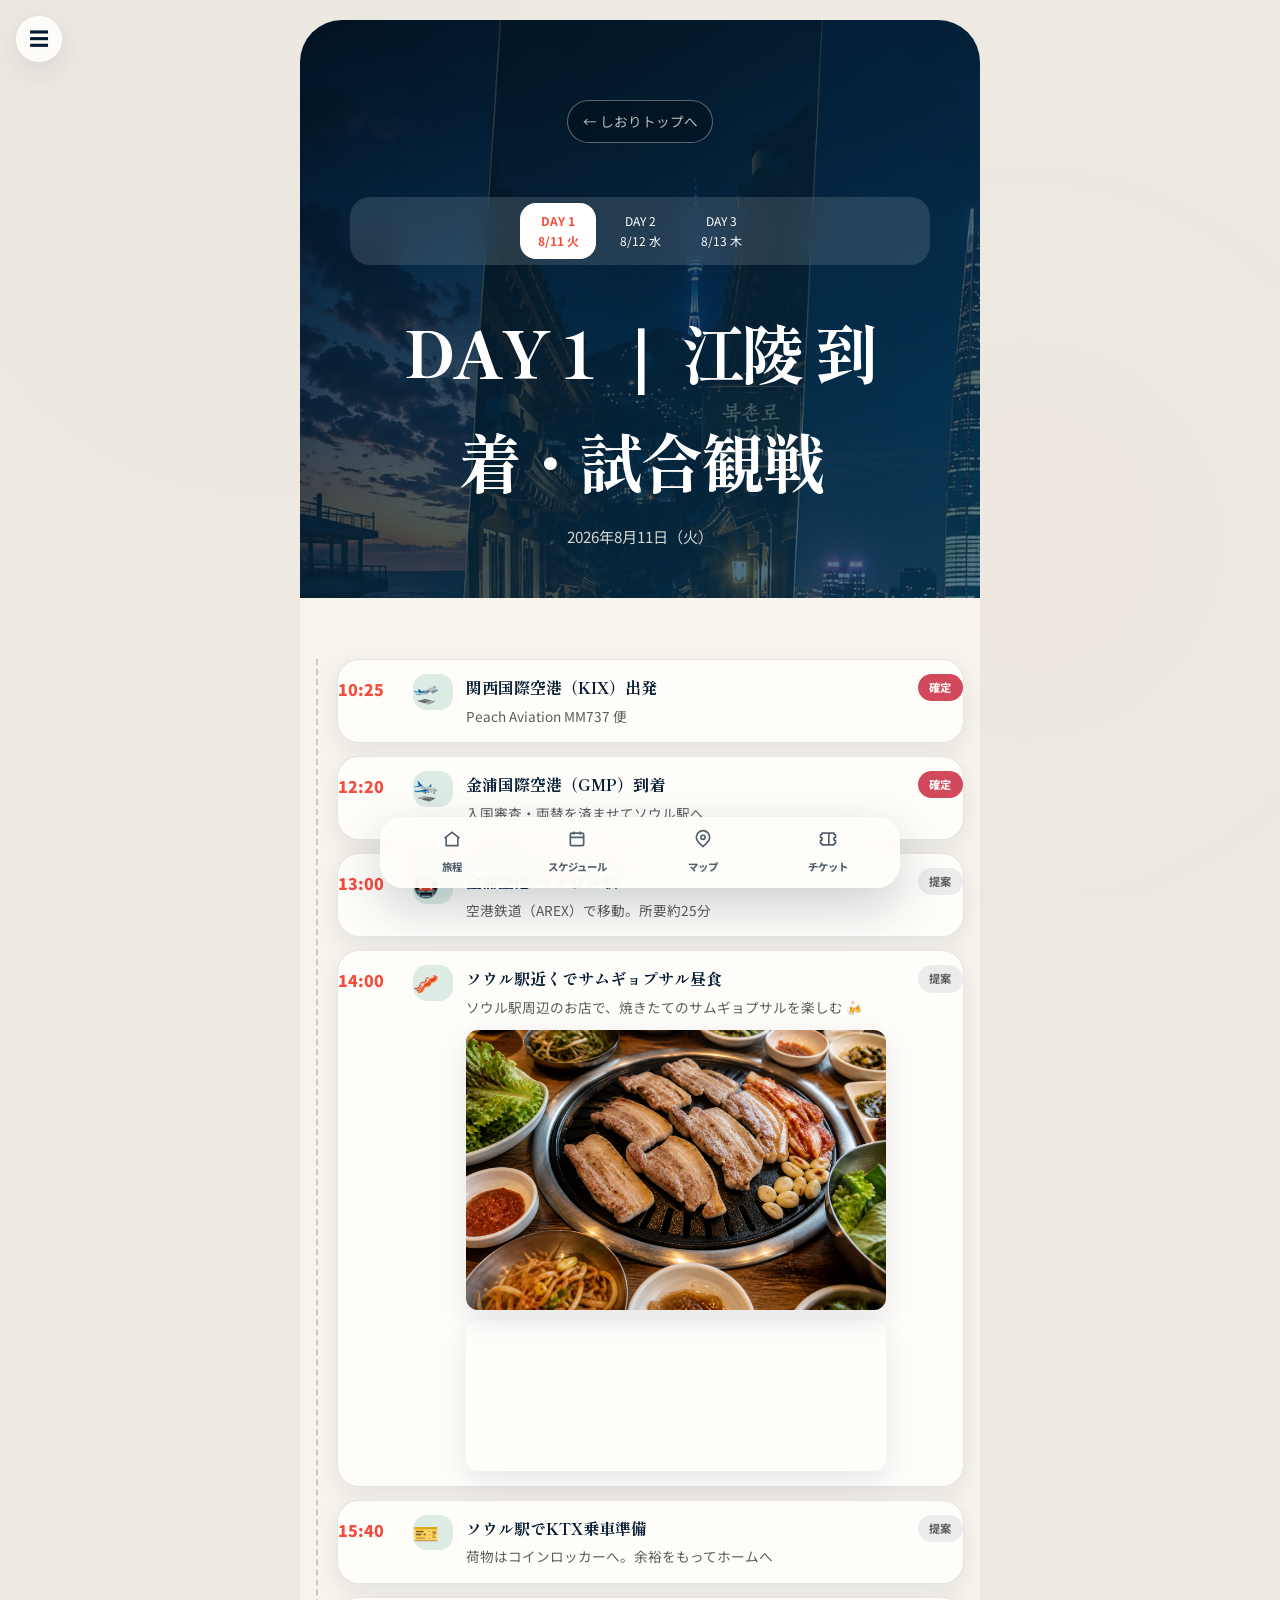
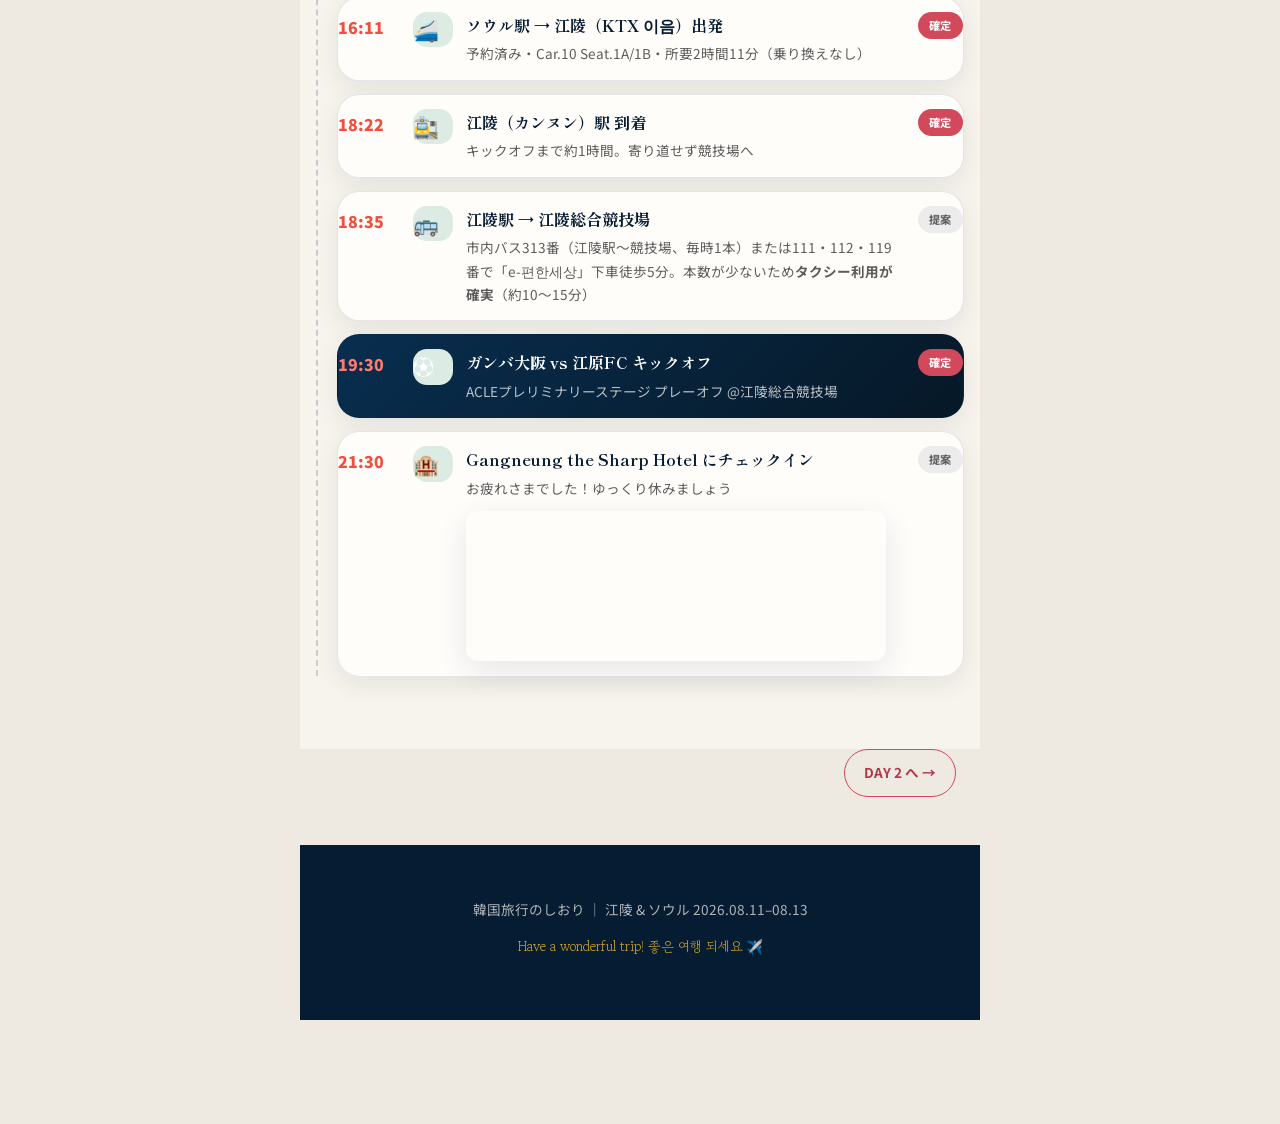
<file: day1.html>
<!DOCTYPE html>
<html lang="ja">
<head>
<meta charset="UTF-8">
<meta name="viewport" content="width=device-width, initial-scale=1.0">
<title>DAY 1（8/11）江陵 到着・試合観戦 ｜ 韓国旅行のしおり</title>
<meta name="description" content="8月11日(火) 関西空港からGMP到着、KTXで江陵へ、ガンバ大阪vs江原FCキックオフまでのタイムスケジュール">
<link rel="icon" href="data:image/svg+xml,<svg xmlns=%22http://www.w3.org/2000/svg%22 viewBox=%220 0 100 100%22><text y=%22.9em%22 font-size=%2290%22>✈️</text></svg>">
<link rel="preconnect" href="https://fonts.googleapis.com">
<link rel="preconnect" href="https://fonts.gstatic.com" crossorigin>
<link href="https://fonts.googleapis.com/css2?family=Shippori+Mincho:wght@500;600;800&family=Noto+Sans+JP:wght@400;500;700;900&family=Gowun+Batang&display=swap" rel="stylesheet">
<link rel="stylesheet" href="css/style.css">
<link rel="stylesheet" href="css/redesign.css">
</head>
<body>

<div class="paper-texture" aria-hidden="true"></div>

<!-- ===== QUICK NAV ===== -->
<div class="quick-nav">
  <button type="button" class="quick-nav-toggle" id="quickNavToggle" aria-expanded="false" aria-controls="quickNavPanel" aria-label="ショートカットメニュー">☰</button>
  <nav class="quick-nav-panel" id="quickNavPanel" aria-label="ページ内ショートカット" hidden>
    <a href="index.html#top" class="quick-nav-link quick-nav-link--primary">🏠 トップページ</a>
    <a href="index.html#schedule" class="quick-nav-link">🕒 タイムスケジュール</a>
    <a href="index.html#overview" class="quick-nav-link">📅 旅の概要</a>
    <a href="index.html#flights" class="quick-nav-link">✈️ 航空券・鉄道</a>
    <a href="index.html#hotel" class="quick-nav-link">🏨 宿泊先</a>
    <a href="index.html#match" class="quick-nav-link">⚽ 試合情報</a>
    <a href="index.html#spots" class="quick-nav-link">🍢 観光・グルメ</a>
    <a href="index.html#tips" class="quick-nav-link">💡 旅のポイント</a>
    <div class="quick-nav-divider"></div>
    <a href="day1.html" class="quick-nav-link quick-nav-link--current">DAY 1 ｜ 8/11</a>
    <a href="day2.html" class="quick-nav-link">DAY 2 ｜ 8/12</a>
    <a href="day3.html" class="quick-nav-link">DAY 3 ｜ 8/13</a>
  </nav>
</div>

<header class="day-header">
  <a class="day-back" href="index.html#schedule">← しおりトップへ</a>
  <div class="day-switch">
    <a href="day1.html" class="day-pill is-current">DAY 1<br>8/11 火</a>
    <a href="day2.html" class="day-pill">DAY 2<br>8/12 水</a>
    <a href="day3.html" class="day-pill">DAY 3<br>8/13 木</a>
  </div>
  <h1 class="day-title">DAY 1 ｜ 江陵 到着・試合観戦</h1>
  <p class="day-subtitle">2026年8月11日（火）</p>
</header>

<main>
  <section class="section">
    <ol class="timeline">
      <li class="tl-item"><span class="tl-time">10:25</span><span class="tl-icon">🛫</span><div class="tl-body"><h4>関西国際空港（KIX）出発</h4><p>Peach Aviation MM737 便</p></div><span class="badge badge--fixed">確定</span></li>
      <li class="tl-item"><span class="tl-time">12:20</span><span class="tl-icon">🛬</span><div class="tl-body"><h4>金浦国際空港（GMP）到着</h4><p>入国審査・両替を済ませてソウル駅へ</p></div><span class="badge badge--fixed">確定</span></li>
      <li class="tl-item"><span class="tl-time">13:00</span><span class="tl-icon">🚇</span><div class="tl-body"><h4>金浦空港 → ソウル駅</h4><p>空港鉄道（AREX）で移動。所要約25分</p></div><span class="badge badge--plan">提案</span></li>
      <li class="tl-item"><span class="tl-time">14:00</span><span class="tl-icon">🥓</span><div class="tl-body"><h4>ソウル駅近くでサムギョプサル昼食</h4><p>ソウル駅周辺のお店で、焼きたてのサムギョプサルを楽しむ 🍻<img class="tl-photo" src="img/lunch-samgyeopsal-seoul-station.png" alt="鉄板で焼かれたサムギョプサルとキムチ、にんにく、サンチュ" loading="lazy"><iframe class="tl-map" loading="lazy" referrerpolicy="no-referrer-when-downgrade" src="https://www.google.com/maps?q=Samgyeopsal+near+Seoul+Station%2C+Seoul%2C+South+Korea&output=embed" title="ソウル駅近くのサムギョプサル店の地図"></iframe></p></div><span class="badge badge--plan">提案</span></li>
      <li class="tl-item"><span class="tl-time">15:40</span><span class="tl-icon">🎫</span><div class="tl-body"><h4>ソウル駅でKTX乗車準備</h4><p>荷物はコインロッカーへ。余裕をもってホームへ</p></div><span class="badge badge--plan">提案</span></li>
      <li class="tl-item"><span class="tl-time">16:11</span><span class="tl-icon">🚄</span><div class="tl-body"><h4>ソウル駅 → 江陵（KTX 이음）出発</h4><p>予約済み・Car.10 Seat.1A/1B・所要2時間11分（乗り換えなし）</p></div><span class="badge badge--fixed">確定</span></li>
      <li class="tl-item"><span class="tl-time">18:22</span><span class="tl-icon">🚉</span><div class="tl-body"><h4>江陵（カンヌン）駅 到着</h4><p>キックオフまで約1時間。寄り道せず競技場へ</p></div><span class="badge badge--fixed">確定</span></li>
      <li class="tl-item"><span class="tl-time">18:35</span><span class="tl-icon">🚌</span><div class="tl-body"><h4>江陵駅 → 江陵総合競技場</h4><p>市内バス313番（江陵駅〜競技場、毎時1本）または111・112・119番で「e-편한세상」下車徒歩5分。本数が少ないため<strong>タクシー利用が確実</strong>（約10〜15分）</p></div><span class="badge badge--plan">提案</span></li>
      <li class="tl-item tl-item--match"><span class="tl-time">19:30</span><span class="tl-icon">⚽</span><div class="tl-body"><h4>ガンバ大阪 vs 江原FC キックオフ</h4><p>ACLEプレリミナリーステージ プレーオフ @江陵総合競技場</p></div><span class="badge badge--fixed">確定</span></li>
      <li class="tl-item tl-item--hotel"><span class="tl-time">21:30</span><span class="tl-icon">🏨</span><div class="tl-body"><h4>Gangneung the Sharp Hotel にチェックイン</h4><p>お疲れさまでした！ゆっくり休みましょう</p><iframe class="tl-map" loading="lazy" referrerpolicy="no-referrer-when-downgrade" src="https://www.google.com/maps?q=Hotel+The+Sharp%2C+329-7+Okcheon-dong%2C+Gangneung%2C+South+Korea&output=embed" title="Gangneung the Sharp Hotel の地図"></iframe></div><span class="badge badge--plan">提案</span></li>
    </ol>
  </section>
</main>

<nav class="day-footer-nav" aria-label="日程ナビゲーション">
  <span class="spacer"></span>
  <a href="day2.html">DAY 2 へ →</a>
</nav>

<footer class="footer">
  <p>韓国旅行のしおり ｜ 江陵 &amp; ソウル 2026.08.11–08.13</p>
  <p class="footer-sub">Have a wonderful trip! 좋은 여행 되세요 ✈️</p>
</footer>

<script src="js/quicknav.js"></script>
<script src="js/redesign.js"></script>
</body>
</html>
</file>
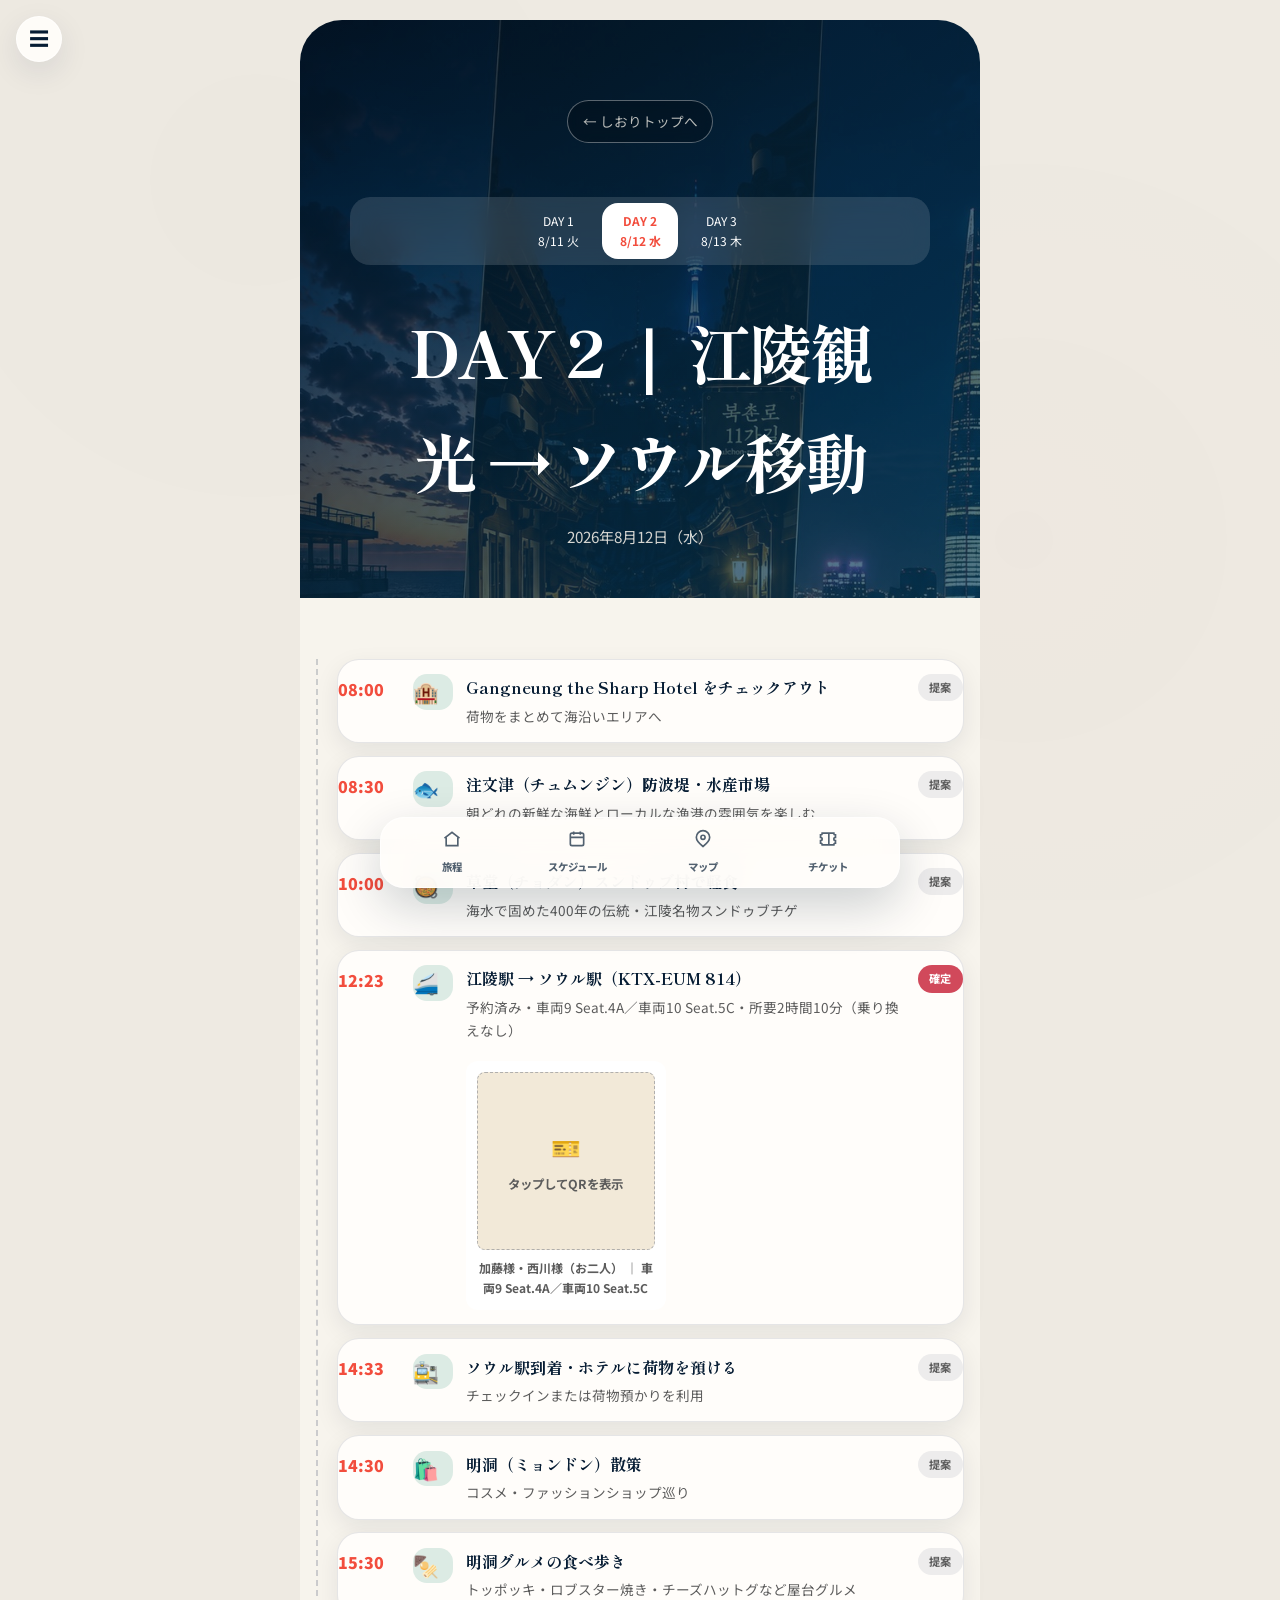
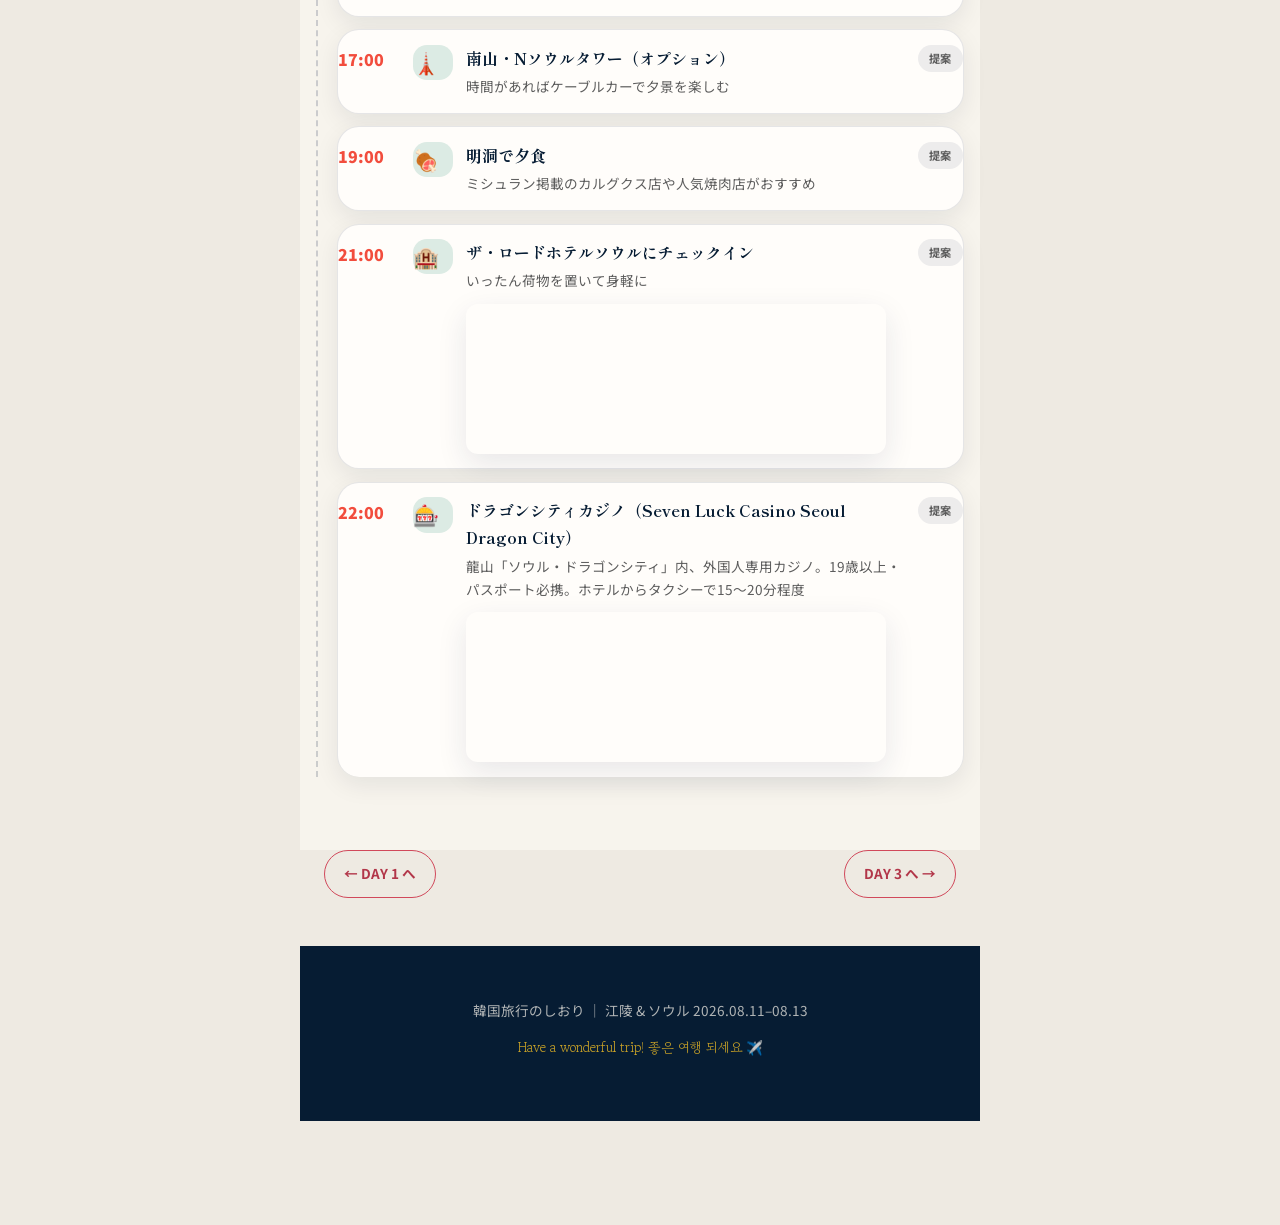
<file: day2.html>
<!DOCTYPE html>
<html lang="ja">
<head>
<meta charset="UTF-8">
<meta name="viewport" content="width=device-width, initial-scale=1.0">
<title>DAY 2（8/12）江陵観光 → ソウル移動 ｜ 韓国旅行のしおり</title>
<meta name="description" content="8月12日(水) 江陵の朝市・グルメを楽しんだ後、KTXでソウルへ移動し明洞を散策するタイムスケジュール">
<link rel="icon" href="data:image/svg+xml,<svg xmlns=%22http://www.w3.org/2000/svg%22 viewBox=%220 0 100 100%22><text y=%22.9em%22 font-size=%2290%22>✈️</text></svg>">
<link rel="preconnect" href="https://fonts.googleapis.com">
<link rel="preconnect" href="https://fonts.gstatic.com" crossorigin>
<link href="https://fonts.googleapis.com/css2?family=Shippori+Mincho:wght@500;600;800&family=Noto+Sans+JP:wght@400;500;700;900&family=Gowun+Batang&display=swap" rel="stylesheet">
<link rel="stylesheet" href="css/style.css">
<link rel="stylesheet" href="css/redesign.css">
</head>
<body>

<div class="paper-texture" aria-hidden="true"></div>

<!-- ===== QUICK NAV ===== -->
<div class="quick-nav">
  <button type="button" class="quick-nav-toggle" id="quickNavToggle" aria-expanded="false" aria-controls="quickNavPanel" aria-label="ショートカットメニュー">☰</button>
  <nav class="quick-nav-panel" id="quickNavPanel" aria-label="ページ内ショートカット" hidden>
    <a href="index.html#top" class="quick-nav-link quick-nav-link--primary">🏠 トップページ</a>
    <a href="index.html#schedule" class="quick-nav-link">🕒 タイムスケジュール</a>
    <a href="index.html#overview" class="quick-nav-link">📅 旅の概要</a>
    <a href="index.html#flights" class="quick-nav-link">✈️ 航空券・鉄道</a>
    <a href="index.html#hotel" class="quick-nav-link">🏨 宿泊先</a>
    <a href="index.html#match" class="quick-nav-link">⚽ 試合情報</a>
    <a href="index.html#spots" class="quick-nav-link">🍢 観光・グルメ</a>
    <a href="index.html#tips" class="quick-nav-link">💡 旅のポイント</a>
    <div class="quick-nav-divider"></div>
    <a href="day1.html" class="quick-nav-link">DAY 1 ｜ 8/11</a>
    <a href="day2.html" class="quick-nav-link quick-nav-link--current">DAY 2 ｜ 8/12</a>
    <a href="day3.html" class="quick-nav-link">DAY 3 ｜ 8/13</a>
  </nav>
</div>

<header class="day-header">
  <a class="day-back" href="index.html#schedule">← しおりトップへ</a>
  <div class="day-switch">
    <a href="day1.html" class="day-pill">DAY 1<br>8/11 火</a>
    <a href="day2.html" class="day-pill is-current">DAY 2<br>8/12 水</a>
    <a href="day3.html" class="day-pill">DAY 3<br>8/13 木</a>
  </div>
  <h1 class="day-title">DAY 2 ｜ 江陵観光 → ソウル移動</h1>
  <p class="day-subtitle">2026年8月12日（水）</p>
</header>

<main>
  <section class="section">
    <ol class="timeline">
      <li class="tl-item"><span class="tl-time">08:00</span><span class="tl-icon">🏨</span><div class="tl-body"><h4>Gangneung the Sharp Hotel をチェックアウト</h4><p>荷物をまとめて海沿いエリアへ</p></div><span class="badge badge--plan">提案</span></li>
      <li class="tl-item"><span class="tl-time">08:30</span><span class="tl-icon">🐟</span><div class="tl-body"><h4>注文津（チュムンジン）防波堤・水産市場</h4><p>朝どれの新鮮な海鮮とローカルな漁港の雰囲気を楽しむ</p></div><span class="badge badge--plan">提案</span></li>
      <li class="tl-item"><span class="tl-time">10:00</span><span class="tl-icon">🥘</span><div class="tl-body"><h4>草堂（チョダン）スンドゥブ村で軽食</h4><p>海水で固めた400年の伝統・江陵名物スンドゥブチゲ</p></div><span class="badge badge--plan">提案</span></li>
      <li class="tl-item"><span class="tl-time">12:23</span><span class="tl-icon">🚄</span><div class="tl-body"><h4>江陵駅 → ソウル駅（KTX-EUM 814）</h4><p>予約済み・車両9 Seat.4A／車両10 Seat.5C・所要2時間10分（乗り換えなし）</p>
        <div class="qr-grid qr-grid--single">
          <figure class="qr-card">
            <button type="button" class="qr-toggle" aria-expanded="false">
              <img class="qr-img" src="img/ktx-qr-return.png" alt="KTX乗車QRコード（帰り・加藤様/西川様共通・車両9 Seat.4A/車両10 Seat.5C）" loading="lazy">
              <span class="qr-placeholder"><span class="qr-placeholder-icon">🎫</span>タップしてQRを表示</span>
            </button>
            <figcaption>加藤様・西川様（お二人） ｜ 車両9 Seat.4A／車両10 Seat.5C</figcaption>
          </figure>
        </div>
      </div><span class="badge badge--fixed">確定</span></li>
      <li class="tl-item"><span class="tl-time">14:33</span><span class="tl-icon">🚉</span><div class="tl-body"><h4>ソウル駅到着・ホテルに荷物を預ける</h4><p>チェックインまたは荷物預かりを利用</p></div><span class="badge badge--plan">提案</span></li>
      <li class="tl-item"><span class="tl-time">14:30</span><span class="tl-icon">🛍️</span><div class="tl-body"><h4>明洞（ミョンドン）散策</h4><p>コスメ・ファッションショップ巡り</p></div><span class="badge badge--plan">提案</span></li>
      <li class="tl-item"><span class="tl-time">15:30</span><span class="tl-icon">🍢</span><div class="tl-body"><h4>明洞グルメの食べ歩き</h4><p>トッポッキ・ロブスター焼き・チーズハットグなど屋台グルメ</p></div><span class="badge badge--plan">提案</span></li>
      <li class="tl-item"><span class="tl-time">17:00</span><span class="tl-icon">🗼</span><div class="tl-body"><h4>南山・Nソウルタワー（オプション）</h4><p>時間があればケーブルカーで夕景を楽しむ</p></div><span class="badge badge--plan">提案</span></li>
      <li class="tl-item"><span class="tl-time">19:00</span><span class="tl-icon">🍖</span><div class="tl-body"><h4>明洞で夕食</h4><p>ミシュラン掲載のカルグクス店や人気焼肉店がおすすめ</p></div><span class="badge badge--plan">提案</span></li>
      <li class="tl-item tl-item--hotel"><span class="tl-time">21:00</span><span class="tl-icon">🏨</span><div class="tl-body"><h4>ザ・ロードホテルソウルにチェックイン</h4><p>いったん荷物を置いて身軽に</p><iframe class="tl-map" loading="lazy" referrerpolicy="no-referrer-when-downgrade" src="https://www.google.com/maps?q=The+Road+Hotel%2C+16-2+Namsandong+1-ga%2C+Jung-gu%2C+Seoul%2C+South+Korea&output=embed" title="ザ・ロードホテルソウル の地図"></iframe></div><span class="badge badge--plan">提案</span></li>
      <li class="tl-item"><span class="tl-time">22:00</span><span class="tl-icon">🎰</span><div class="tl-body"><h4>ドラゴンシティカジノ（Seven Luck Casino Seoul Dragon City）</h4><p>龍山「ソウル・ドラゴンシティ」内、外国人専用カジノ。19歳以上・パスポート必携。ホテルからタクシーで15〜20分程度<iframe class="tl-map" loading="lazy" referrerpolicy="no-referrer-when-downgrade" src="https://www.google.com/maps?q=Seven+Luck+Casino+Seoul+Dragon+City%2C+95+Cheongpa-ro+20-gil%2C+Yongsan-gu%2C+Seoul%2C+South+Korea&output=embed" title="ドラゴンシティカジノ の地図"></iframe></p></div><span class="badge badge--plan">提案</span></li>
    </ol>
  </section>
</main>

<nav class="day-footer-nav" aria-label="日程ナビゲーション">
  <a href="day1.html">← DAY 1 へ</a>
  <a href="day3.html">DAY 3 へ →</a>
</nav>

<footer class="footer">
  <p>韓国旅行のしおり ｜ 江陵 &amp; ソウル 2026.08.11–08.13</p>
  <p class="footer-sub">Have a wonderful trip! 좋은 여행 되세요 ✈️</p>
</footer>

<script src="js/quicknav.js"></script>
<script src="js/qrtoggle.js"></script>
<script src="js/redesign.js"></script>
</body>
</html>
</file>
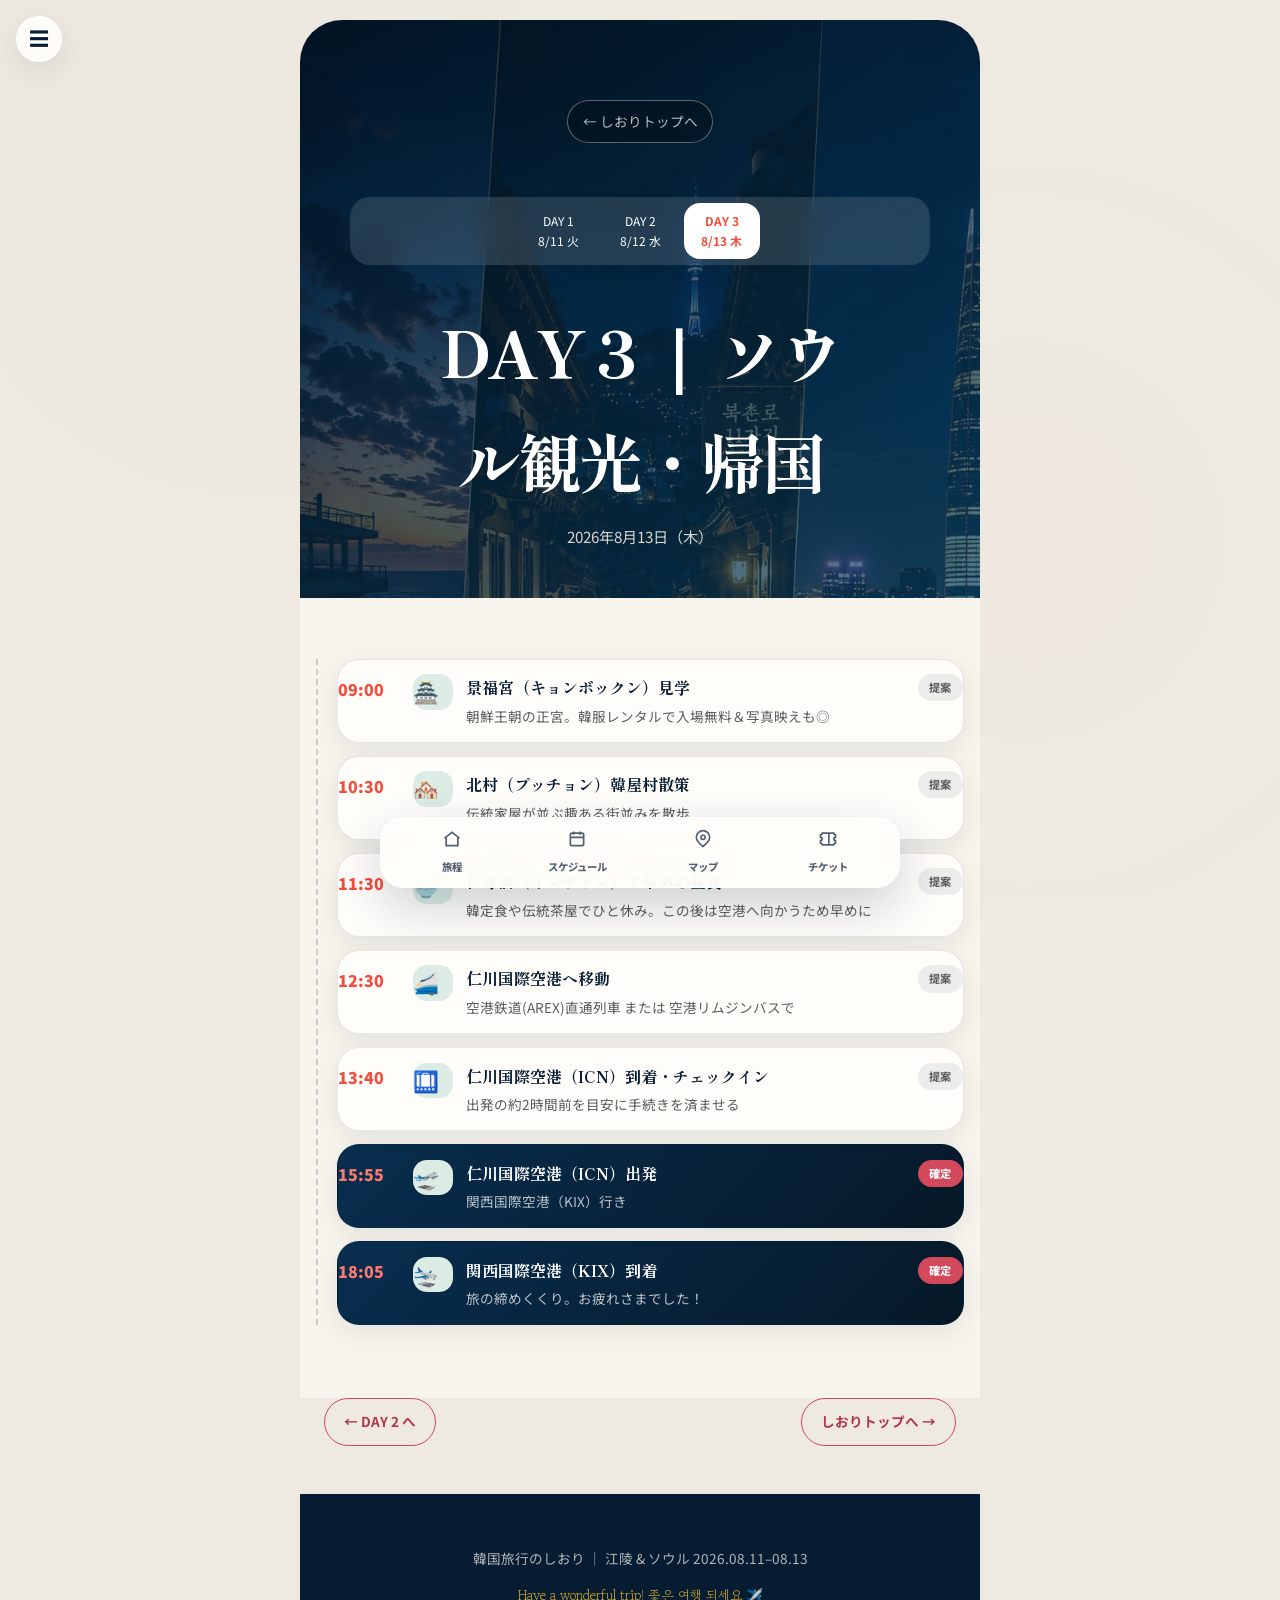
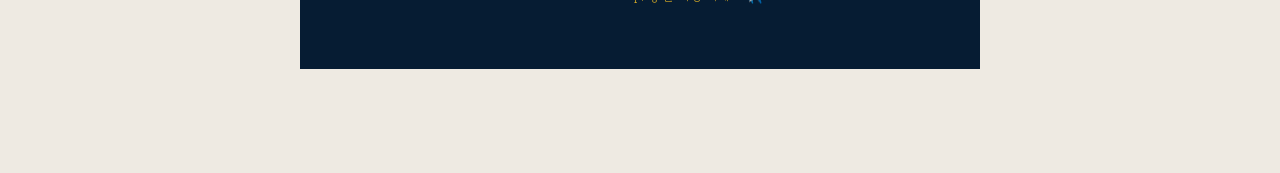
<file: day3.html>
<!DOCTYPE html>
<html lang="ja">
<head>
<meta charset="UTF-8">
<meta name="viewport" content="width=device-width, initial-scale=1.0">
<title>DAY 3（8/13）ソウル観光・帰国 ｜ 韓国旅行のしおり</title>
<meta name="description" content="8月13日(木) 景福宮・北村観光の後、仁川空港から帰国するタイムスケジュール">
<link rel="icon" href="data:image/svg+xml,<svg xmlns=%22http://www.w3.org/2000/svg%22 viewBox=%220 0 100 100%22><text y=%22.9em%22 font-size=%2290%22>✈️</text></svg>">
<link rel="preconnect" href="https://fonts.googleapis.com">
<link rel="preconnect" href="https://fonts.gstatic.com" crossorigin>
<link href="https://fonts.googleapis.com/css2?family=Shippori+Mincho:wght@500;600;800&family=Noto+Sans+JP:wght@400;500;700;900&family=Gowun+Batang&display=swap" rel="stylesheet">
<link rel="stylesheet" href="css/style.css">
<link rel="stylesheet" href="css/redesign.css">
</head>
<body>

<div class="paper-texture" aria-hidden="true"></div>

<!-- ===== QUICK NAV ===== -->
<div class="quick-nav">
  <button type="button" class="quick-nav-toggle" id="quickNavToggle" aria-expanded="false" aria-controls="quickNavPanel" aria-label="ショートカットメニュー">☰</button>
  <nav class="quick-nav-panel" id="quickNavPanel" aria-label="ページ内ショートカット" hidden>
    <a href="index.html#top" class="quick-nav-link quick-nav-link--primary">🏠 トップページ</a>
    <a href="index.html#schedule" class="quick-nav-link">🕒 タイムスケジュール</a>
    <a href="index.html#overview" class="quick-nav-link">📅 旅の概要</a>
    <a href="index.html#flights" class="quick-nav-link">✈️ 航空券・鉄道</a>
    <a href="index.html#hotel" class="quick-nav-link">🏨 宿泊先</a>
    <a href="index.html#match" class="quick-nav-link">⚽ 試合情報</a>
    <a href="index.html#spots" class="quick-nav-link">🍢 観光・グルメ</a>
    <a href="index.html#tips" class="quick-nav-link">💡 旅のポイント</a>
    <div class="quick-nav-divider"></div>
    <a href="day1.html" class="quick-nav-link">DAY 1 ｜ 8/11</a>
    <a href="day2.html" class="quick-nav-link">DAY 2 ｜ 8/12</a>
    <a href="day3.html" class="quick-nav-link quick-nav-link--current">DAY 3 ｜ 8/13</a>
  </nav>
</div>

<header class="day-header">
  <a class="day-back" href="index.html#schedule">← しおりトップへ</a>
  <div class="day-switch">
    <a href="day1.html" class="day-pill">DAY 1<br>8/11 火</a>
    <a href="day2.html" class="day-pill">DAY 2<br>8/12 水</a>
    <a href="day3.html" class="day-pill is-current">DAY 3<br>8/13 木</a>
  </div>
  <h1 class="day-title">DAY 3 ｜ ソウル観光・帰国</h1>
  <p class="day-subtitle">2026年8月13日（木）</p>
</header>

<main>
  <section class="section">
    <ol class="timeline">
      <li class="tl-item"><span class="tl-time">09:00</span><span class="tl-icon">🏯</span><div class="tl-body"><h4>景福宮（キョンボックン）見学</h4><p>朝鮮王朝の正宮。韓服レンタルで入場無料＆写真映えも◎</p></div><span class="badge badge--plan">提案</span></li>
      <li class="tl-item"><span class="tl-time">10:30</span><span class="tl-icon">🏘️</span><div class="tl-body"><h4>北村（プッチョン）韓屋村散策</h4><p>伝統家屋が並ぶ趣ある街並みを散歩</p></div><span class="badge badge--plan">提案</span></li>
      <li class="tl-item"><span class="tl-time">11:30</span><span class="tl-icon">🍚</span><div class="tl-body"><h4>仁寺洞（インサドン）で早めの昼食</h4><p>韓定食や伝統茶屋でひと休み。この後は空港へ向かうため早めに</p></div><span class="badge badge--plan">提案</span></li>
      <li class="tl-item"><span class="tl-time">12:30</span><span class="tl-icon">🚄</span><div class="tl-body"><h4>仁川国際空港へ移動</h4><p>空港鉄道(AREX)直通列車 または 空港リムジンバスで</p></div><span class="badge badge--plan">提案</span></li>
      <li class="tl-item"><span class="tl-time">13:40</span><span class="tl-icon">🛄</span><div class="tl-body"><h4>仁川国際空港（ICN）到着・チェックイン</h4><p>出発の約2時間前を目安に手続きを済ませる</p></div><span class="badge badge--plan">提案</span></li>
      <li class="tl-item tl-item--match"><span class="tl-time">15:55</span><span class="tl-icon">🛫</span><div class="tl-body"><h4>仁川国際空港（ICN）出発</h4><p>関西国際空港（KIX）行き</p></div><span class="badge badge--fixed">確定</span></li>
      <li class="tl-item tl-item--match"><span class="tl-time">18:05</span><span class="tl-icon">🛬</span><div class="tl-body"><h4>関西国際空港（KIX）到着</h4><p>旅の締めくくり。お疲れさまでした！</p></div><span class="badge badge--fixed">確定</span></li>
    </ol>
  </section>
</main>

<nav class="day-footer-nav" aria-label="日程ナビゲーション">
  <a href="day2.html">← DAY 2 へ</a>
  <a href="index.html">しおりトップへ →</a>
</nav>

<footer class="footer">
  <p>韓国旅行のしおり ｜ 江陵 &amp; ソウル 2026.08.11–08.13</p>
  <p class="footer-sub">Have a wonderful trip! 좋은 여행 되세요 ✈️</p>
</footer>

<script src="js/quicknav.js"></script>
<script src="js/redesign.js"></script>
</body>
</html>
</file>
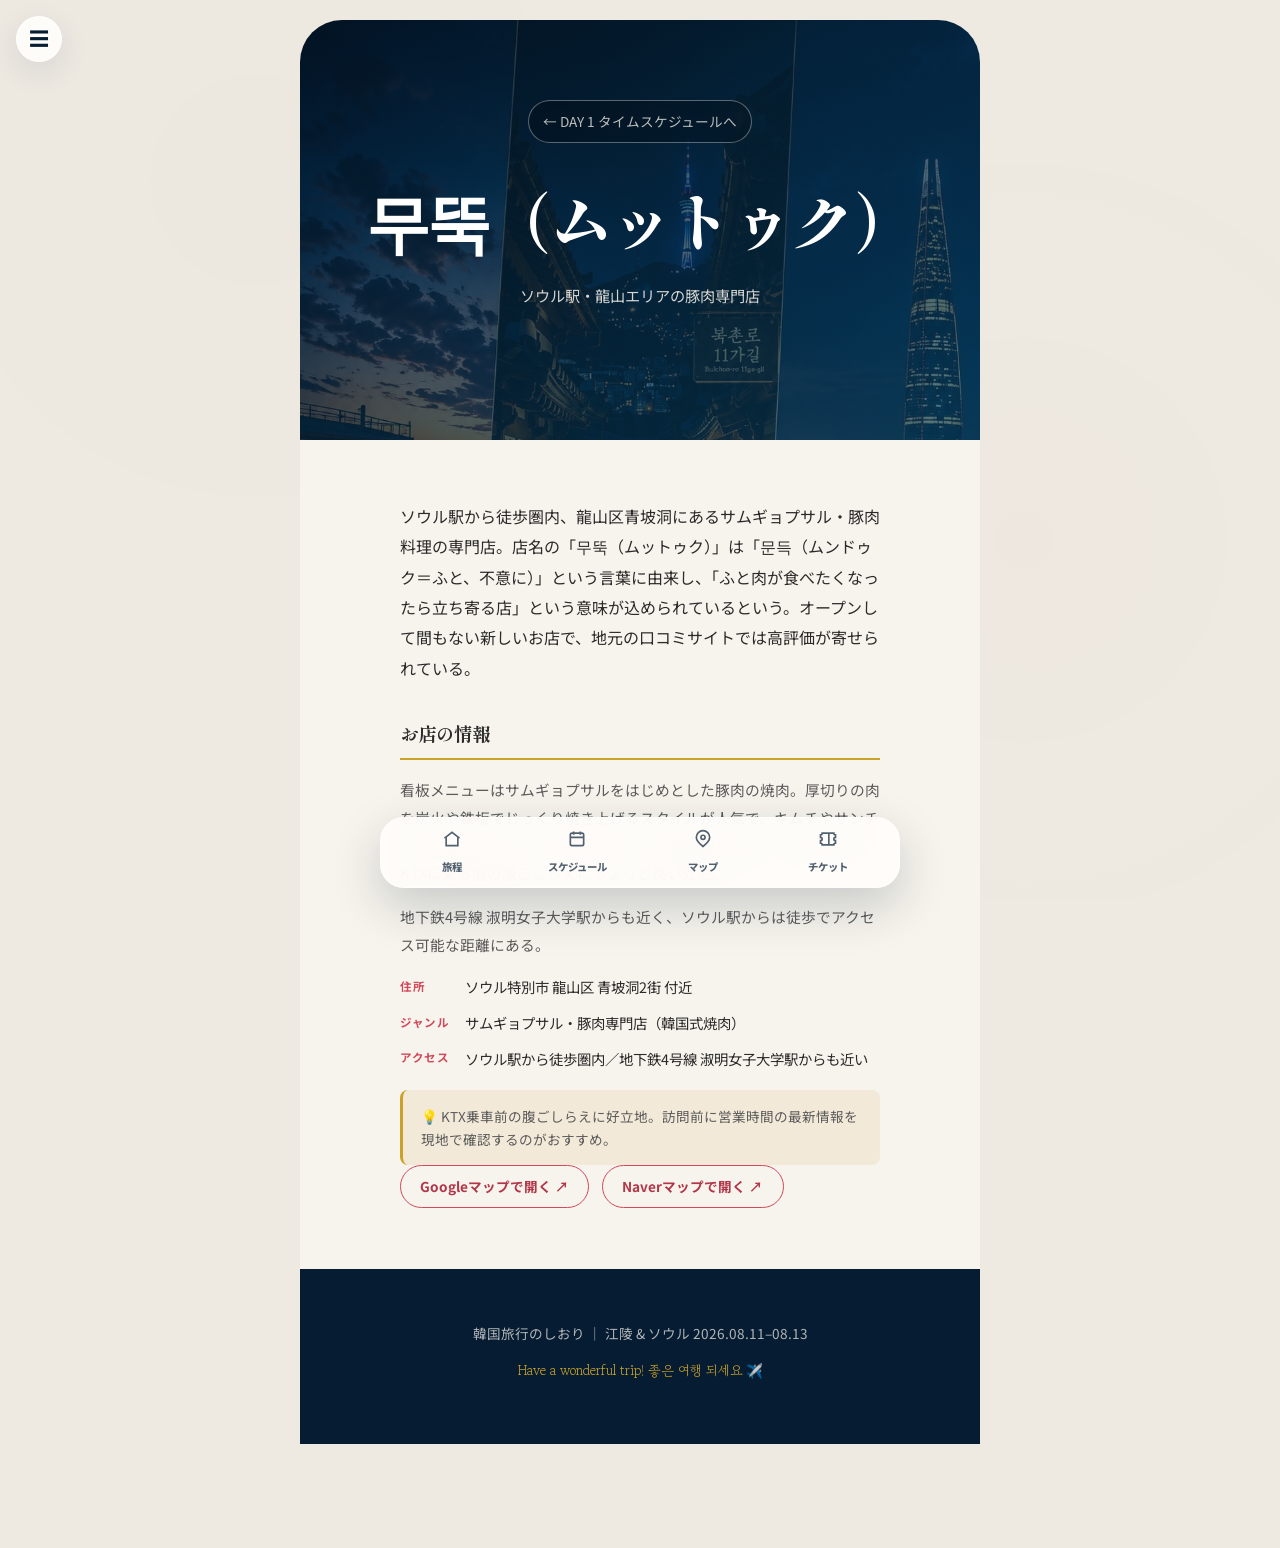
<file: restaurant-moottook.html>
<!DOCTYPE html>
<html lang="ja">
<head>
<meta charset="UTF-8">
<meta name="viewport" content="width=device-width, initial-scale=1.0">
<title>무뚝（ムットゥク） ｜ 韓国旅行のしおり</title>
<meta name="description" content="ソウル駅・龍山エリアのサムギョプサル&豚肉専門店「무뚝（ムットゥク）」のご紹介">
<link rel="icon" href="data:image/svg+xml,<svg xmlns=%22http://www.w3.org/2000/svg%22 viewBox=%220 0 100 100%22><text y=%22.9em%22 font-size=%2290%22>✈️</text></svg>">
<link rel="preconnect" href="https://fonts.googleapis.com">
<link rel="preconnect" href="https://fonts.gstatic.com" crossorigin>
<link href="https://fonts.googleapis.com/css2?family=Shippori+Mincho:wght@500;600;800&family=Noto+Sans+JP:wght@400;500;700;900&family=Gowun+Batang&display=swap" rel="stylesheet">
<link rel="stylesheet" href="css/style.css">
<link rel="stylesheet" href="css/redesign.css">
</head>
<body>

<div class="paper-texture" aria-hidden="true"></div>

<!-- ===== QUICK NAV ===== -->
<div class="quick-nav">
  <button type="button" class="quick-nav-toggle" id="quickNavToggle" aria-expanded="false" aria-controls="quickNavPanel" aria-label="ショートカットメニュー">☰</button>
  <nav class="quick-nav-panel" id="quickNavPanel" aria-label="ページ内ショートカット" hidden>
    <a href="index.html#top" class="quick-nav-link quick-nav-link--primary">🏠 トップページ</a>
    <a href="index.html#schedule" class="quick-nav-link">🕒 タイムスケジュール</a>
    <a href="index.html#overview" class="quick-nav-link">📅 旅の概要</a>
    <a href="index.html#flights" class="quick-nav-link">✈️ 航空券・鉄道</a>
    <a href="index.html#hotel" class="quick-nav-link">🏨 宿泊先</a>
    <a href="index.html#match" class="quick-nav-link">⚽ 試合情報</a>
    <a href="index.html#spots" class="quick-nav-link">🍢 観光・グルメ</a>
    <a href="index.html#tips" class="quick-nav-link">💡 旅のポイント</a>
    <div class="quick-nav-divider"></div>
    <a href="day1.html" class="quick-nav-link">DAY 1 ｜ 8/11</a>
    <a href="day2.html" class="quick-nav-link">DAY 2 ｜ 8/12</a>
    <a href="day3.html" class="quick-nav-link">DAY 3 ｜ 8/13</a>
  </nav>
</div>

<header class="day-header">
  <a class="day-back" href="day1.html">← DAY 1 タイムスケジュールへ</a>
  <h1 class="day-title">무뚝（ムットゥク）</h1>
  <p class="day-subtitle">ソウル駅・龍山エリアの豚肉専門店</p>
</header>

<main>
  <section class="section">
    <div class="spot-detail">
      <p class="spot-detail-lead">ソウル駅から徒歩圏内、龍山区青坡洞にあるサムギョプサル・豚肉料理の専門店。店名の「무뚝（ムットゥク）」は「문득（ムンドゥク＝ふと、不意に）」という言葉に由来し、「ふと肉が食べたくなったら立ち寄る店」という意味が込められているという。オープンして間もない新しいお店で、地元の口コミサイトでは高評価が寄せられている。</p>

      <h2 class="spot-detail-heading">お店の情報</h2>
      <div class="spot-detail-body">
        <p>看板メニューはサムギョプサルをはじめとした豚肉の焼肉。厚切りの肉を炭火や鉄板でじっくり焼き上げるスタイルが人気で、キムチやサンチュなどのバンチャン（付け合わせ）と一緒に楽しめる。ソウル駅からKTXに乗る前の腹ごしらえにちょうど良い立地。</p>
        <p>地下鉄4号線 淑明女子大学駅からも近く、ソウル駅からは徒歩でアクセス可能な距離にある。</p>
      </div>

      <dl class="modal-facts">
        <dt>住所</dt><dd>ソウル特別市 龍山区 青坡洞2街 付近</dd>
        <dt>ジャンル</dt><dd>サムギョプサル・豚肉専門店（韓国式焼肉）</dd>
        <dt>アクセス</dt><dd>ソウル駅から徒歩圏内／地下鉄4号線 淑明女子大学駅からも近い</dd>
      </dl>
      <p class="modal-tip">💡 KTX乗車前の腹ごしらえに好立地。訪問前に営業時間の最新情報を現地で確認するのがおすすめ。</p>
      <div class="hotel-links">
        <a href="https://www.google.com/maps?q=Moottook%2C+Cheongpa-dong+2-ga%2C+Yongsan-gu%2C+Seoul%2C+South+Korea" target="_blank" rel="noopener" class="hotel-link">Googleマップで開く ↗</a>
        <a href="https://map.naver.com/p/search/%EB%AC%B4%EB%9A%9D%20%EC%9A%A9%EC%82%B0%EA%B5%AC%20%EC%B2%AD%ED%8C%8C%EB%8F%992%EA%B0%80" target="_blank" rel="noopener" class="hotel-link">Naverマップで開く ↗</a>
      </div>
    </div>
  </section>
</main>

<footer class="footer">
  <p>韓国旅行のしおり ｜ 江陵 &amp; ソウル 2026.08.11–08.13</p>
  <p class="footer-sub">Have a wonderful trip! 좋은 여행 되세요 ✈️</p>
</footer>

<script src="js/quicknav.js"></script>
<script src="js/redesign.js"></script>
</body>
</html>
</file>
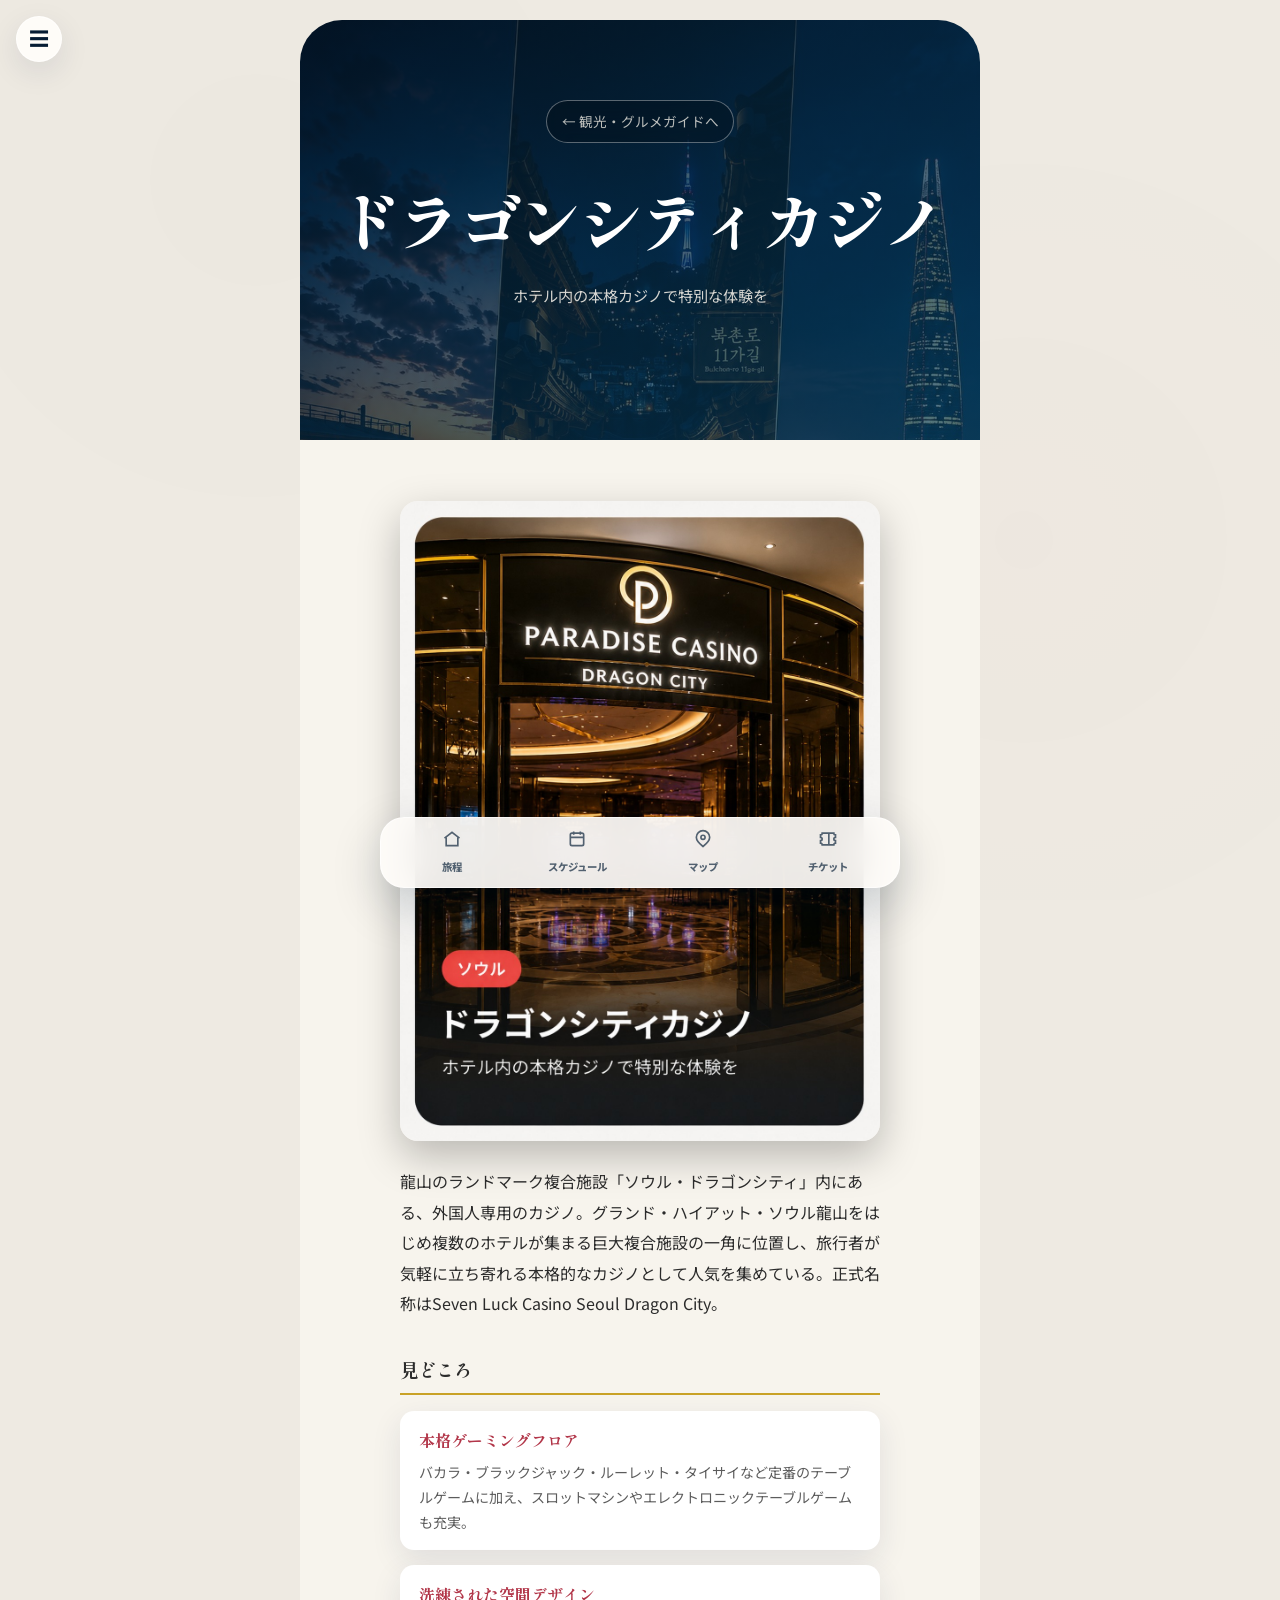
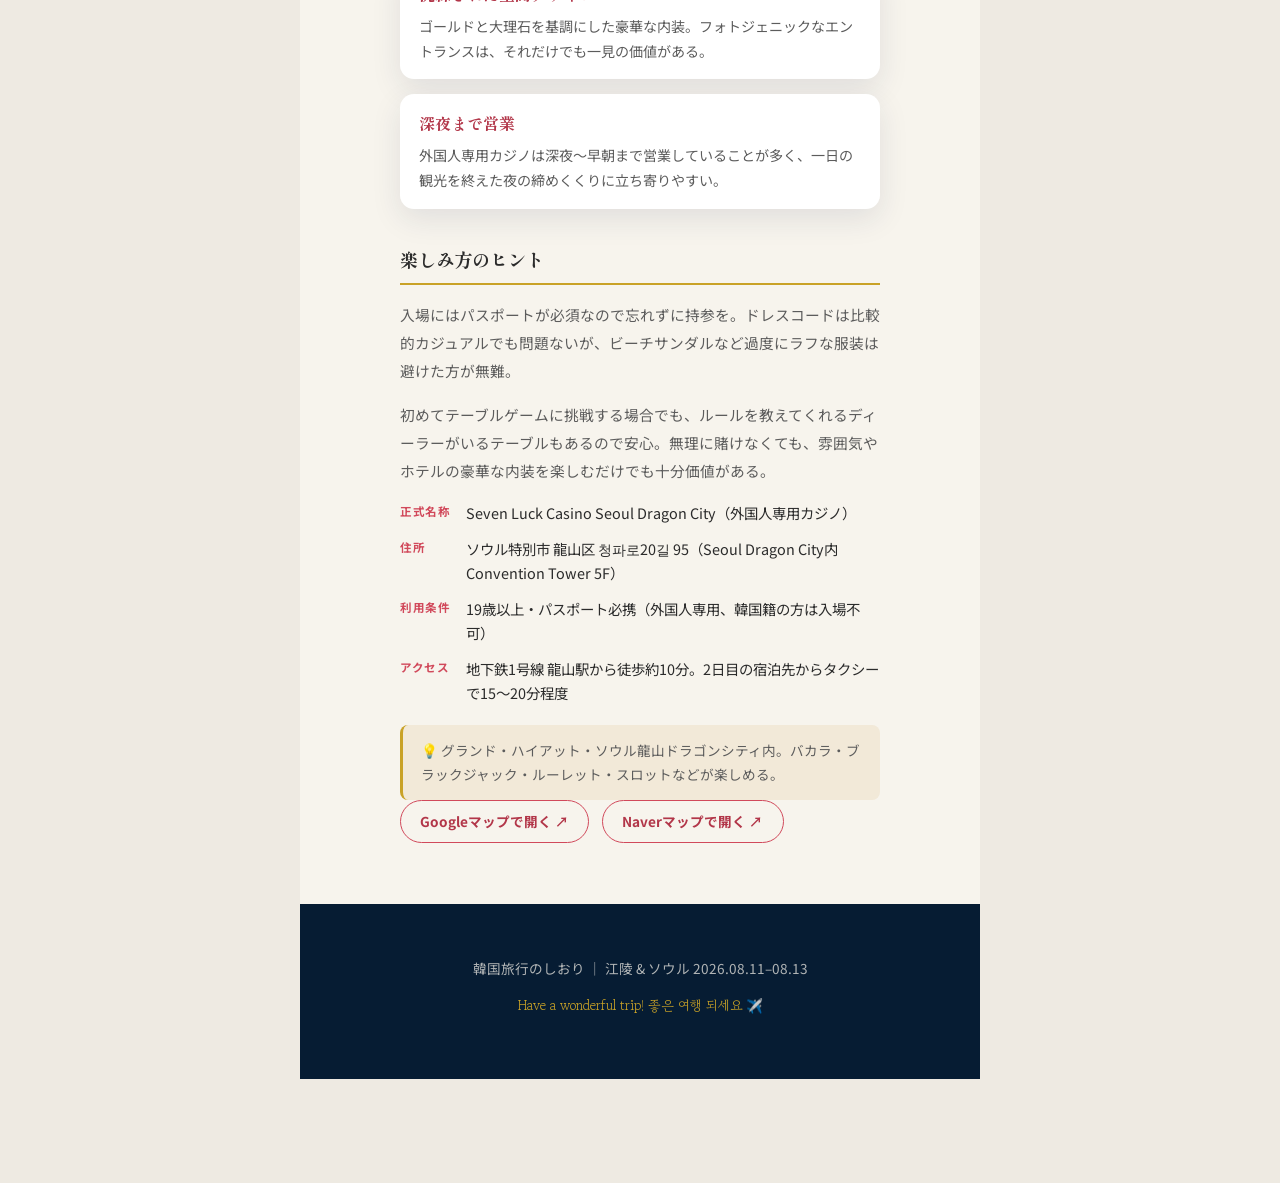
<file: spot-dragoncity.html>
<!DOCTYPE html>
<html lang="ja">
<head>
<meta charset="UTF-8">
<meta name="viewport" content="width=device-width, initial-scale=1.0">
<title>ドラゴンシティカジノ ｜ 韓国旅行のしおり</title>
<meta name="description" content="ソウル・龍山 ドラゴンシティカジノ（Seven Luck Casino Seoul Dragon City）のご紹介">
<link rel="icon" href="data:image/svg+xml,<svg xmlns=%22http://www.w3.org/2000/svg%22 viewBox=%220 0 100 100%22><text y=%22.9em%22 font-size=%2290%22>✈️</text></svg>">
<link rel="preconnect" href="https://fonts.googleapis.com">
<link rel="preconnect" href="https://fonts.gstatic.com" crossorigin>
<link href="https://fonts.googleapis.com/css2?family=Shippori+Mincho:wght@500;600;800&family=Noto+Sans+JP:wght@400;500;700;900&family=Gowun+Batang&display=swap" rel="stylesheet">
<link rel="stylesheet" href="css/style.css">
<link rel="stylesheet" href="css/redesign.css">
</head>
<body>

<div class="paper-texture" aria-hidden="true"></div>

<!-- ===== QUICK NAV ===== -->
<div class="quick-nav">
  <button type="button" class="quick-nav-toggle" id="quickNavToggle" aria-expanded="false" aria-controls="quickNavPanel" aria-label="ショートカットメニュー">☰</button>
  <nav class="quick-nav-panel" id="quickNavPanel" aria-label="ページ内ショートカット" hidden>
    <a href="index.html#top" class="quick-nav-link quick-nav-link--primary">🏠 トップページ</a>
    <a href="index.html#schedule" class="quick-nav-link">🕒 タイムスケジュール</a>
    <a href="index.html#overview" class="quick-nav-link">📅 旅の概要</a>
    <a href="index.html#flights" class="quick-nav-link">✈️ 航空券・鉄道</a>
    <a href="index.html#hotel" class="quick-nav-link">🏨 宿泊先</a>
    <a href="index.html#match" class="quick-nav-link">⚽ 試合情報</a>
    <a href="index.html#spots" class="quick-nav-link">🍢 観光・グルメ</a>
    <a href="index.html#tips" class="quick-nav-link">💡 旅のポイント</a>
    <div class="quick-nav-divider"></div>
    <a href="day1.html" class="quick-nav-link">DAY 1 ｜ 8/11</a>
    <a href="day2.html" class="quick-nav-link">DAY 2 ｜ 8/12</a>
    <a href="day3.html" class="quick-nav-link">DAY 3 ｜ 8/13</a>
  </nav>
</div>

<header class="day-header">
  <a class="day-back" href="index.html#spots">← 観光・グルメガイドへ</a>
  <h1 class="day-title">ドラゴンシティカジノ</h1>
  <p class="day-subtitle">ホテル内の本格カジノで特別な体験を</p>
</header>

<main>
  <section class="section">
    <div class="spot-detail">
      <img src="img/spot-dragoncity.jpg" class="spot-detail-img" alt="ドラゴンシティカジノ ホテル内の本格カジノで特別な体験を">

      <p class="spot-detail-lead">龍山のランドマーク複合施設「ソウル・ドラゴンシティ」内にある、外国人専用のカジノ。グランド・ハイアット・ソウル龍山をはじめ複数のホテルが集まる巨大複合施設の一角に位置し、旅行者が気軽に立ち寄れる本格的なカジノとして人気を集めている。正式名称はSeven Luck Casino Seoul Dragon City。</p>

      <h2 class="spot-detail-heading">見どころ</h2>
      <div class="spot-detail-highlights">
        <div class="spot-detail-highlight">
          <h3>本格ゲーミングフロア</h3>
          <p>バカラ・ブラックジャック・ルーレット・タイサイなど定番のテーブルゲームに加え、スロットマシンやエレクトロニックテーブルゲームも充実。</p>
        </div>
        <div class="spot-detail-highlight">
          <h3>洗練された空間デザイン</h3>
          <p>ゴールドと大理石を基調にした豪華な内装。フォトジェニックなエントランスは、それだけでも一見の価値がある。</p>
        </div>
        <div class="spot-detail-highlight">
          <h3>深夜まで営業</h3>
          <p>外国人専用カジノは深夜〜早朝まで営業していることが多く、一日の観光を終えた夜の締めくくりに立ち寄りやすい。</p>
        </div>
      </div>

      <h2 class="spot-detail-heading">楽しみ方のヒント</h2>
      <div class="spot-detail-body">
        <p>入場にはパスポートが必須なので忘れずに持参を。ドレスコードは比較的カジュアルでも問題ないが、ビーチサンダルなど過度にラフな服装は避けた方が無難。</p>
        <p>初めてテーブルゲームに挑戦する場合でも、ルールを教えてくれるディーラーがいるテーブルもあるので安心。無理に賭けなくても、雰囲気やホテルの豪華な内装を楽しむだけでも十分価値がある。</p>
      </div>

      <dl class="modal-facts">
        <dt>正式名称</dt><dd>Seven Luck Casino Seoul Dragon City（外国人専用カジノ）</dd>
        <dt>住所</dt><dd>ソウル特別市 龍山区 청파로20길 95（Seoul Dragon City内 Convention Tower 5F）</dd>
        <dt>利用条件</dt><dd>19歳以上・パスポート必携（外国人専用、韓国籍の方は入場不可）</dd>
        <dt>アクセス</dt><dd>地下鉄1号線 龍山駅から徒歩約10分。2日目の宿泊先からタクシーで15〜20分程度</dd>
      </dl>
      <p class="modal-tip">💡 グランド・ハイアット・ソウル龍山ドラゴンシティ内。バカラ・ブラックジャック・ルーレット・スロットなどが楽しめる。</p>
      <div class="hotel-links">
        <a href="https://www.google.com/maps/search/?api=1&query=Seven+Luck+Casino+Seoul+Dragon+City%2C+95+Cheongpa-ro+20-gil%2C+Yongsan-gu%2C+Seoul%2C+South+Korea" target="_blank" rel="noopener" class="hotel-link">Googleマップで開く ↗</a>
        <a href="https://map.naver.com/p/search/%EC%84%B8%EB%B8%90%EB%9F%AD%EC%B9%B4%EC%A7%80%EB%85%B8%20%EC%84%9C%EC%9A%B8%EB%93%9C%EB%9E%98%EA%B3%A4%EC%8B%9C%ED%8B%B0%EC%A0%90%20%EC%9A%A9%EC%82%B0%EA%B5%AC%20%EC%B2%AD%ED%8C%8C%EB%A1%9C20%EA%B8%B8%2095" target="_blank" rel="noopener" class="hotel-link">Naverマップで開く ↗</a>
      </div>
    </div>
  </section>
</main>

<footer class="footer">
  <p>韓国旅行のしおり ｜ 江陵 &amp; ソウル 2026.08.11–08.13</p>
  <p class="footer-sub">Have a wonderful trip! 좋은 여행 되세요 ✈️</p>
</footer>

<script src="js/quicknav.js"></script>
<script src="js/redesign.js"></script>
</body>
</html>
</file>
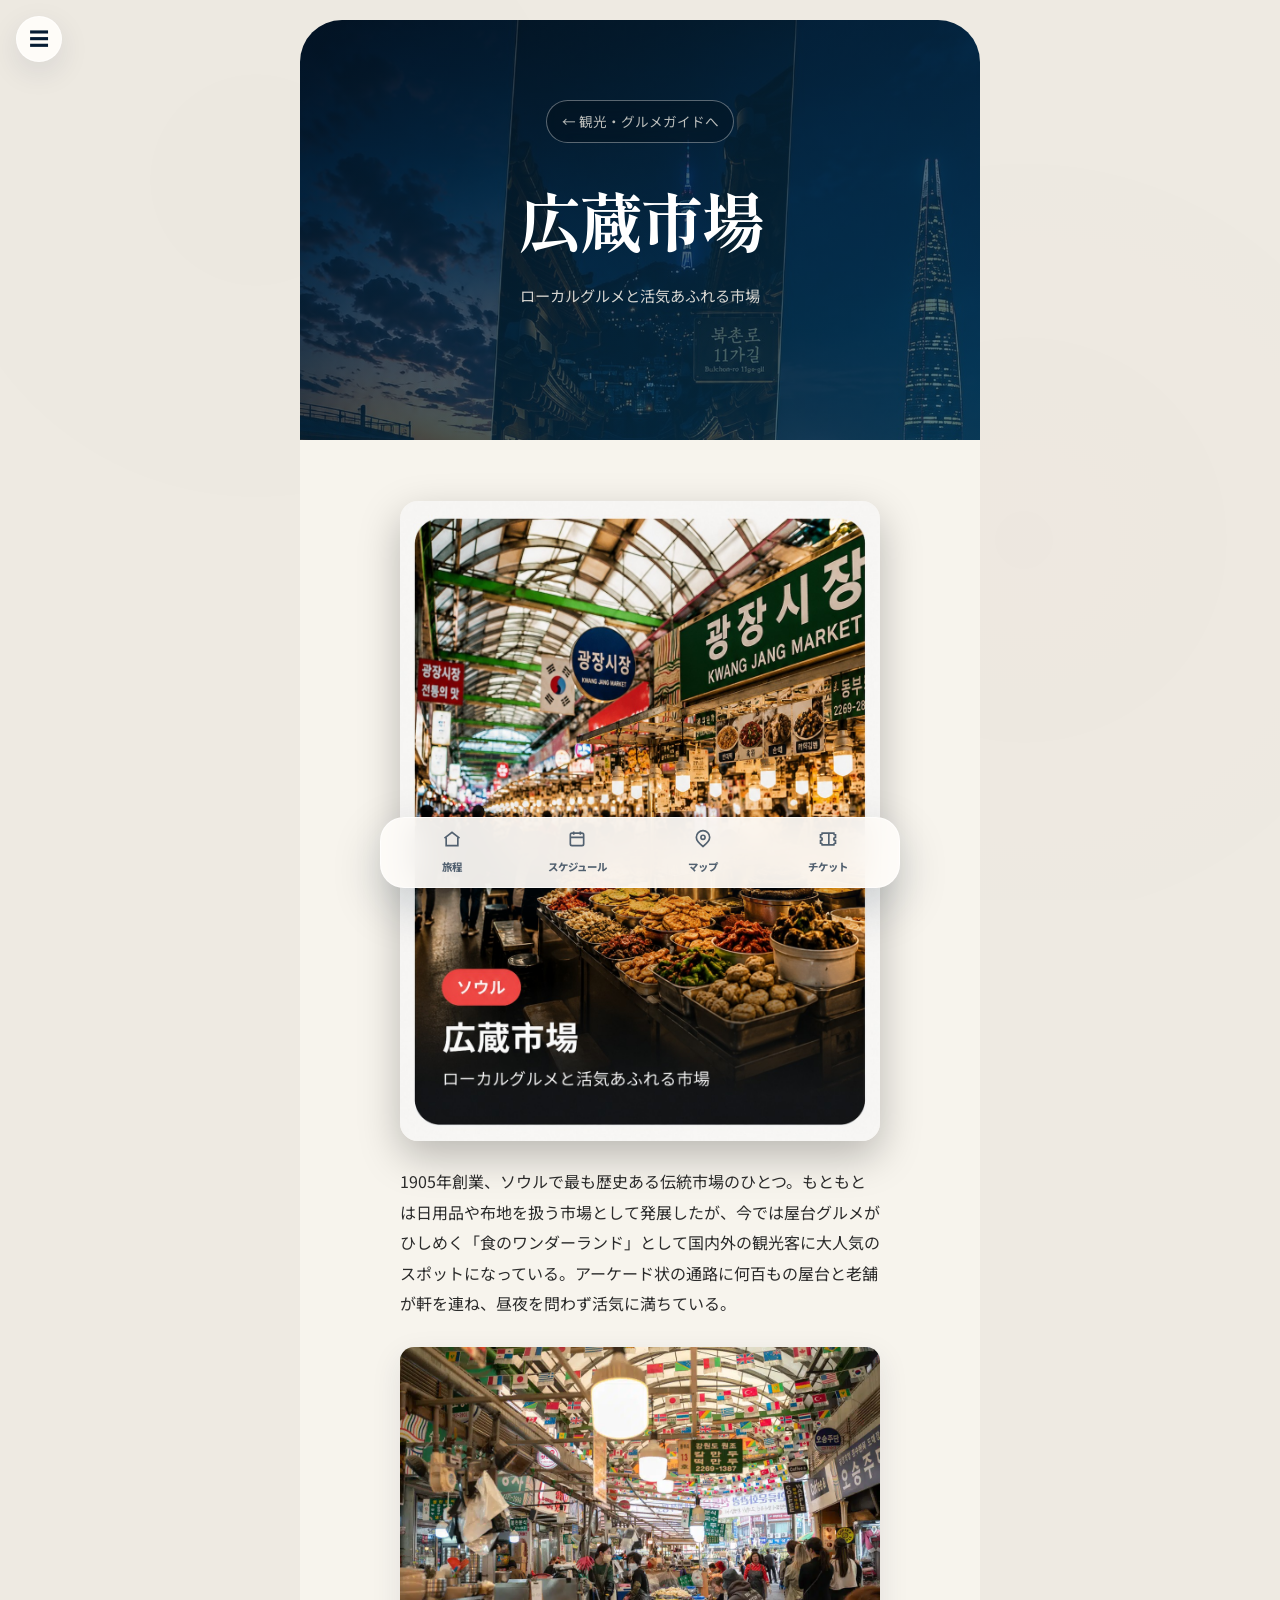
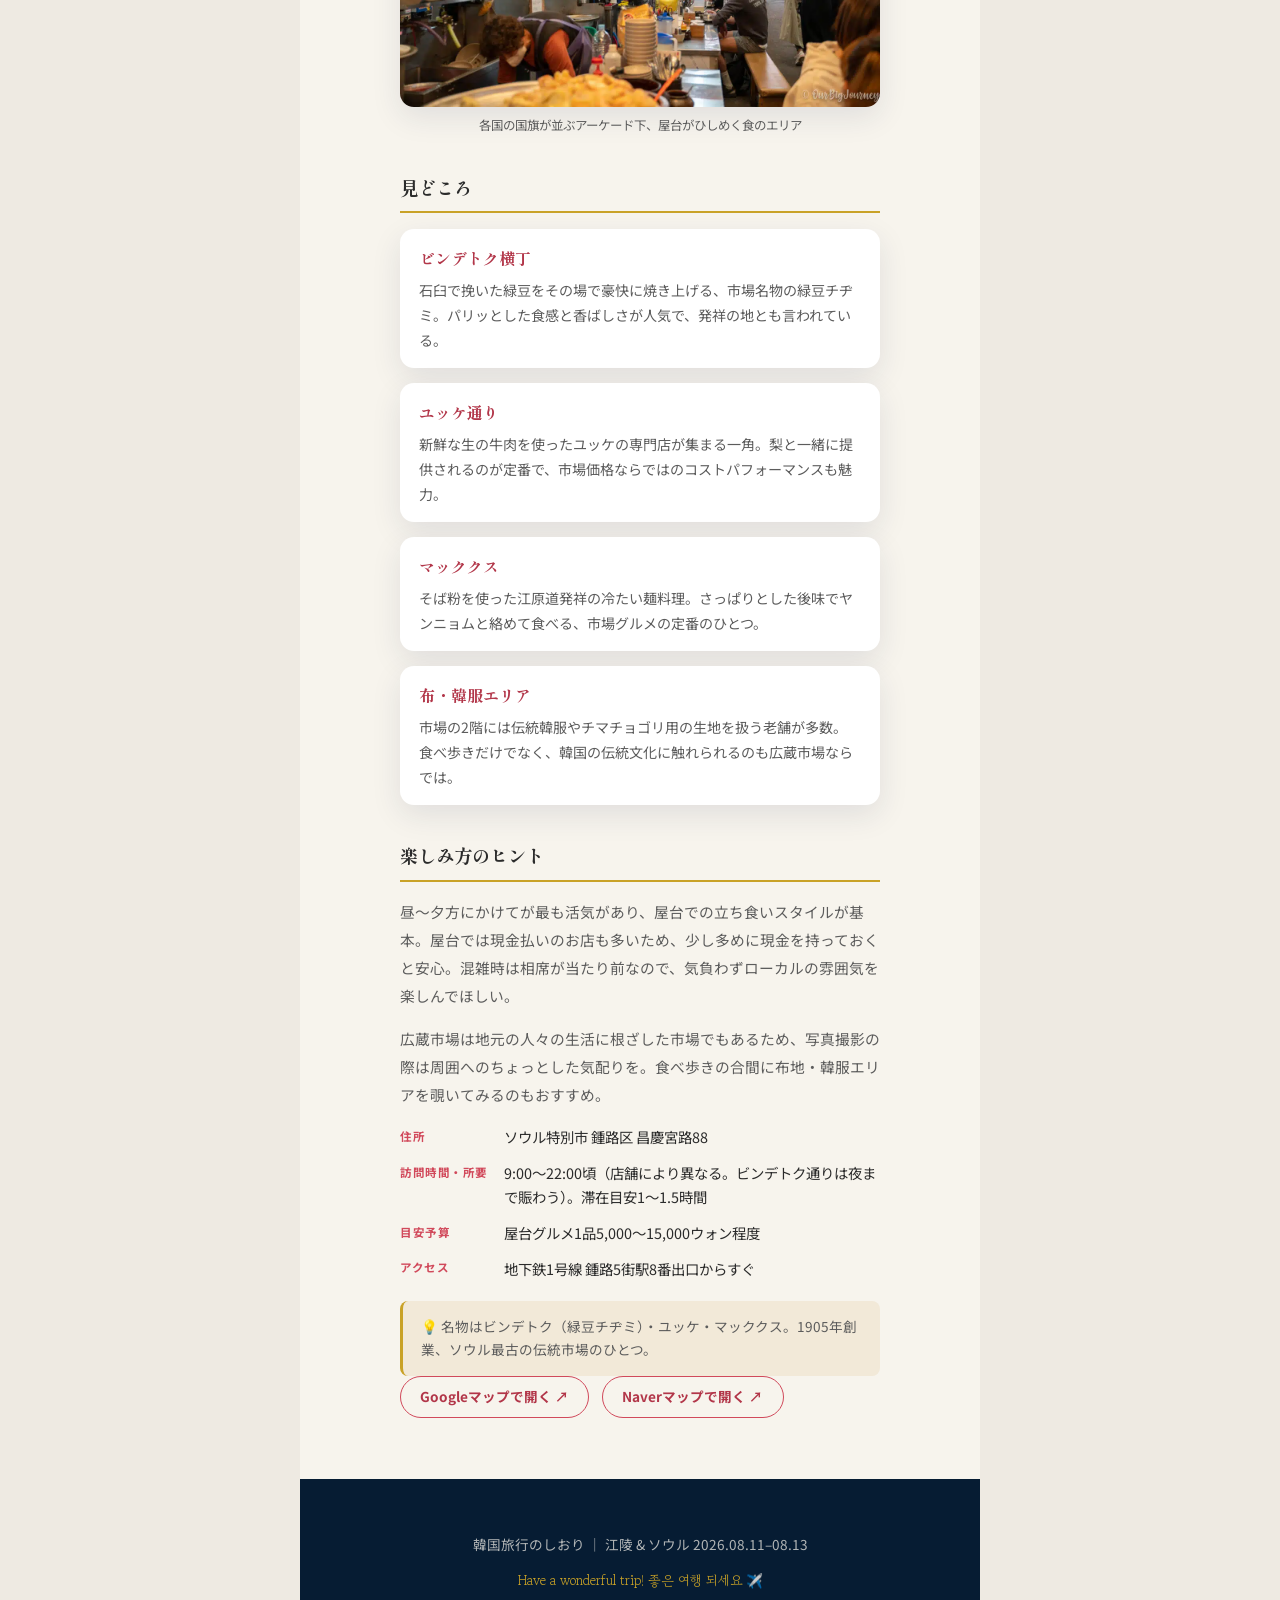
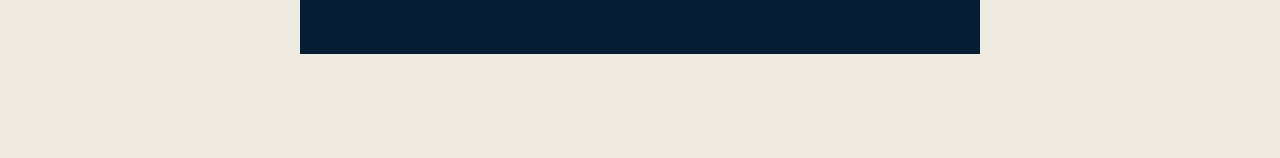
<file: spot-gwangjang.html>
<!DOCTYPE html>
<html lang="ja">
<head>
<meta charset="UTF-8">
<meta name="viewport" content="width=device-width, initial-scale=1.0">
<title>広蔵市場 ｜ 韓国旅行のしおり</title>
<meta name="description" content="ソウル・広蔵市場 ローカルグルメと活気あふれる伝統市場のご紹介">
<link rel="icon" href="data:image/svg+xml,<svg xmlns=%22http://www.w3.org/2000/svg%22 viewBox=%220 0 100 100%22><text y=%22.9em%22 font-size=%2290%22>✈️</text></svg>">
<link rel="preconnect" href="https://fonts.googleapis.com">
<link rel="preconnect" href="https://fonts.gstatic.com" crossorigin>
<link href="https://fonts.googleapis.com/css2?family=Shippori+Mincho:wght@500;600;800&family=Noto+Sans+JP:wght@400;500;700;900&family=Gowun+Batang&display=swap" rel="stylesheet">
<link rel="stylesheet" href="css/style.css">
<link rel="stylesheet" href="css/redesign.css">
</head>
<body>

<div class="paper-texture" aria-hidden="true"></div>

<!-- ===== QUICK NAV ===== -->
<div class="quick-nav">
  <button type="button" class="quick-nav-toggle" id="quickNavToggle" aria-expanded="false" aria-controls="quickNavPanel" aria-label="ショートカットメニュー">☰</button>
  <nav class="quick-nav-panel" id="quickNavPanel" aria-label="ページ内ショートカット" hidden>
    <a href="index.html#top" class="quick-nav-link quick-nav-link--primary">🏠 トップページ</a>
    <a href="index.html#schedule" class="quick-nav-link">🕒 タイムスケジュール</a>
    <a href="index.html#overview" class="quick-nav-link">📅 旅の概要</a>
    <a href="index.html#flights" class="quick-nav-link">✈️ 航空券・鉄道</a>
    <a href="index.html#hotel" class="quick-nav-link">🏨 宿泊先</a>
    <a href="index.html#match" class="quick-nav-link">⚽ 試合情報</a>
    <a href="index.html#spots" class="quick-nav-link">🍢 観光・グルメ</a>
    <a href="index.html#tips" class="quick-nav-link">💡 旅のポイント</a>
    <div class="quick-nav-divider"></div>
    <a href="day1.html" class="quick-nav-link">DAY 1 ｜ 8/11</a>
    <a href="day2.html" class="quick-nav-link">DAY 2 ｜ 8/12</a>
    <a href="day3.html" class="quick-nav-link">DAY 3 ｜ 8/13</a>
  </nav>
</div>

<header class="day-header">
  <a class="day-back" href="index.html#spots">← 観光・グルメガイドへ</a>
  <h1 class="day-title">広蔵市場</h1>
  <p class="day-subtitle">ローカルグルメと活気あふれる市場</p>
</header>

<main>
  <section class="section">
    <div class="spot-detail">
      <img src="img/spot-gwangjang.jpg" class="spot-detail-img" alt="広蔵市場 ローカルグルメと活気あふれる市場">

      <p class="spot-detail-lead">1905年創業、ソウルで最も歴史ある伝統市場のひとつ。もともとは日用品や布地を扱う市場として発展したが、今では屋台グルメがひしめく「食のワンダーランド」として国内外の観光客に大人気のスポットになっている。アーケード状の通路に何百もの屋台と老舗が軒を連ね、昼夜を問わず活気に満ちている。</p>

      <figure class="spot-detail-gallery">
        <img src="img/IMG_4816.webp" alt="世界各国の国旗が飾られた広蔵市場の屋台グルメエリア" loading="lazy">
        <figcaption>各国の国旗が並ぶアーケード下、屋台がひしめく食のエリア</figcaption>
      </figure>

      <h2 class="spot-detail-heading">見どころ</h2>
      <div class="spot-detail-highlights">
        <div class="spot-detail-highlight">
          <h3>ビンデトク横丁</h3>
          <p>石臼で挽いた緑豆をその場で豪快に焼き上げる、市場名物の緑豆チヂミ。パリッとした食感と香ばしさが人気で、発祥の地とも言われている。</p>
        </div>
        <div class="spot-detail-highlight">
          <h3>ユッケ通り</h3>
          <p>新鮮な生の牛肉を使ったユッケの専門店が集まる一角。梨と一緒に提供されるのが定番で、市場価格ならではのコストパフォーマンスも魅力。</p>
        </div>
        <div class="spot-detail-highlight">
          <h3>マッククス</h3>
          <p>そば粉を使った江原道発祥の冷たい麺料理。さっぱりとした後味でヤンニョムと絡めて食べる、市場グルメの定番のひとつ。</p>
        </div>
        <div class="spot-detail-highlight">
          <h3>布・韓服エリア</h3>
          <p>市場の2階には伝統韓服やチマチョゴリ用の生地を扱う老舗が多数。食べ歩きだけでなく、韓国の伝統文化に触れられるのも広蔵市場ならでは。</p>
        </div>
      </div>

      <h2 class="spot-detail-heading">楽しみ方のヒント</h2>
      <div class="spot-detail-body">
        <p>昼〜夕方にかけてが最も活気があり、屋台での立ち食いスタイルが基本。屋台では現金払いのお店も多いため、少し多めに現金を持っておくと安心。混雑時は相席が当たり前なので、気負わずローカルの雰囲気を楽しんでほしい。</p>
        <p>広蔵市場は地元の人々の生活に根ざした市場でもあるため、写真撮影の際は周囲へのちょっとした気配りを。食べ歩きの合間に布地・韓服エリアを覗いてみるのもおすすめ。</p>
      </div>

      <dl class="modal-facts">
        <dt>住所</dt><dd>ソウル特別市 鍾路区 昌慶宮路88</dd>
        <dt>訪問時間・所要</dt><dd>9:00〜22:00頃（店舗により異なる。ビンデトク通りは夜まで賑わう）。滞在目安1〜1.5時間</dd>
        <dt>目安予算</dt><dd>屋台グルメ1品5,000〜15,000ウォン程度</dd>
        <dt>アクセス</dt><dd>地下鉄1号線 鍾路5街駅8番出口からすぐ</dd>
      </dl>
      <p class="modal-tip">💡 名物はビンデトク（緑豆チヂミ）・ユッケ・マッククス。1905年創業、ソウル最古の伝統市場のひとつ。</p>
      <div class="hotel-links">
        <a href="https://www.google.com/maps/search/?api=1&query=Gwangjang+Market%2C+Jongno-gu%2C+Seoul%2C+South+Korea" target="_blank" rel="noopener" class="hotel-link">Googleマップで開く ↗</a>
        <a href="https://map.naver.com/p/search/%EA%B4%91%EC%9E%A5%EC%8B%9C%EC%9E%A5%20%EC%A2%85%EB%A1%9C%EA%B5%AC%20%EC%B0%BD%EA%B2%BD%EA%B6%81%EB%A1%9C%2088" target="_blank" rel="noopener" class="hotel-link">Naverマップで開く ↗</a>
      </div>
    </div>
  </section>
</main>

<footer class="footer">
  <p>韓国旅行のしおり ｜ 江陵 &amp; ソウル 2026.08.11–08.13</p>
  <p class="footer-sub">Have a wonderful trip! 좋은 여행 되세요 ✈️</p>
</footer>

<script src="js/quicknav.js"></script>
<script src="js/redesign.js"></script>
</body>
</html>
</file>
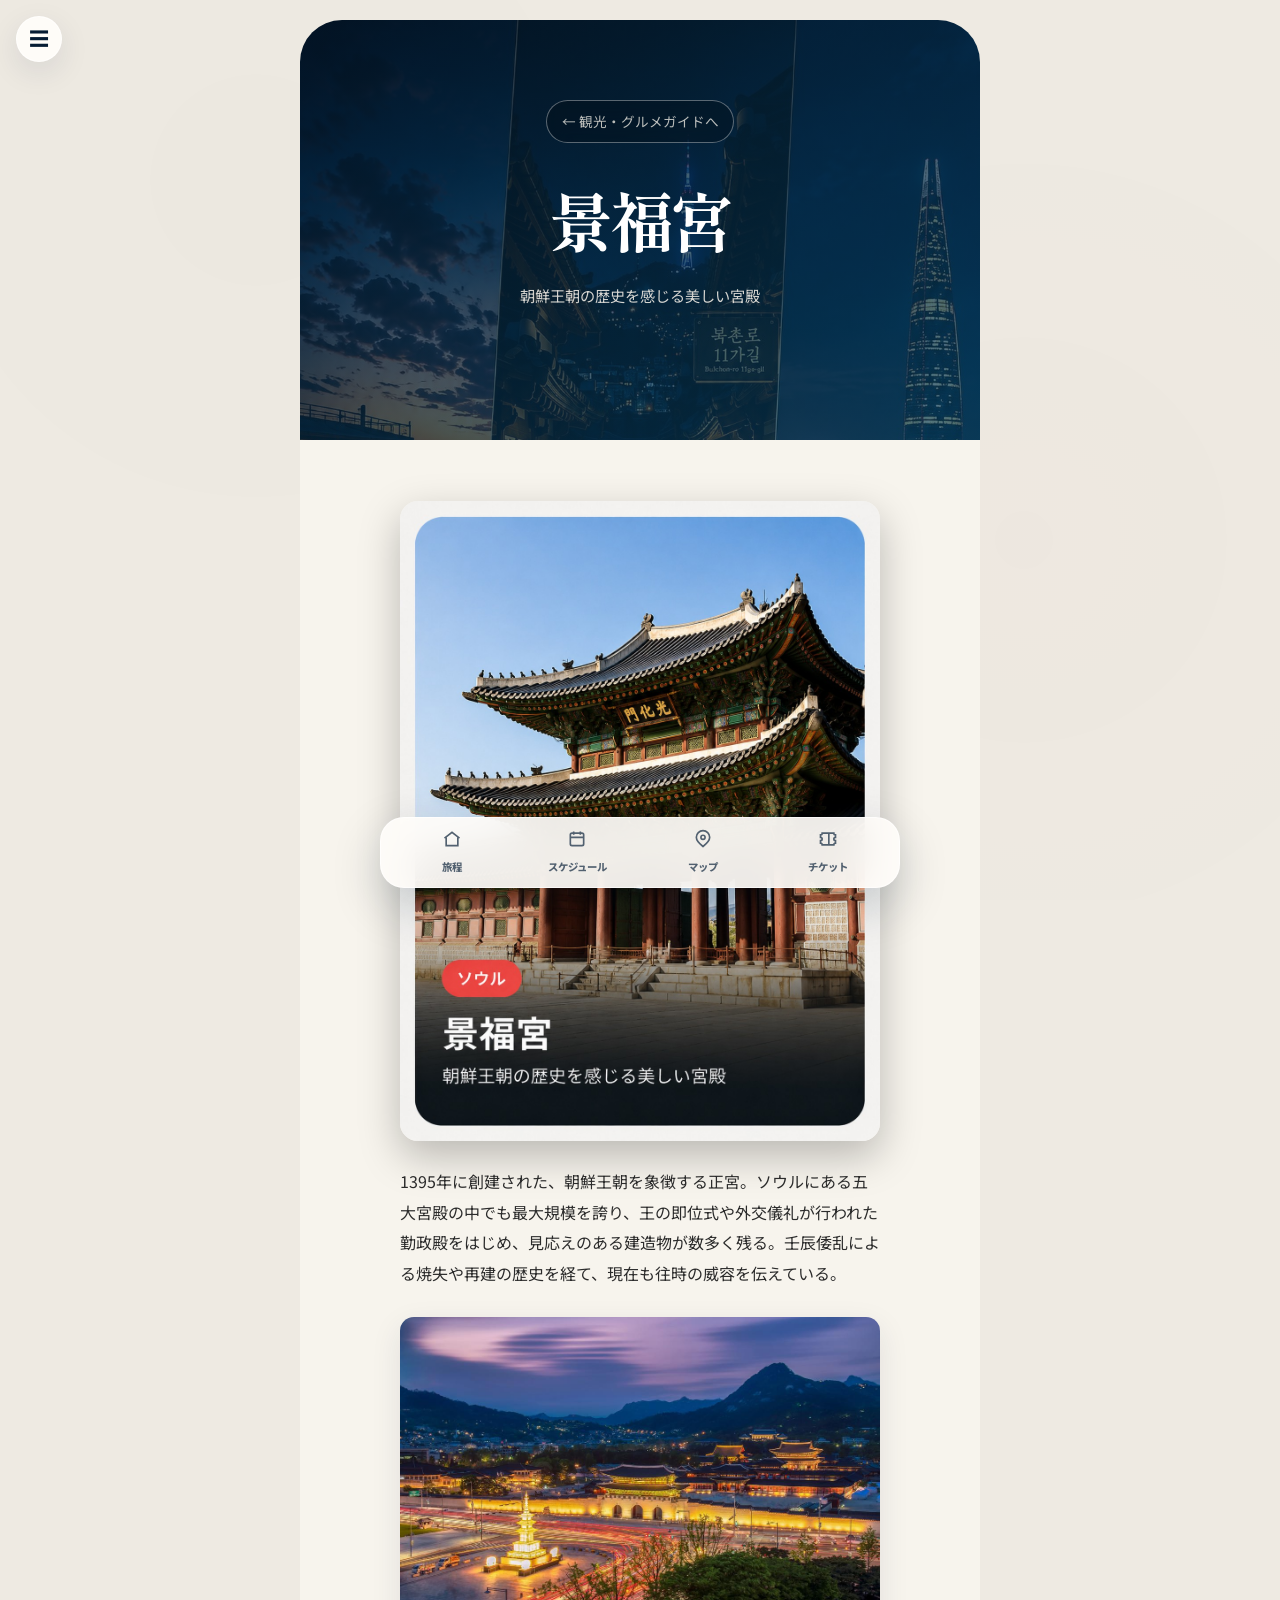
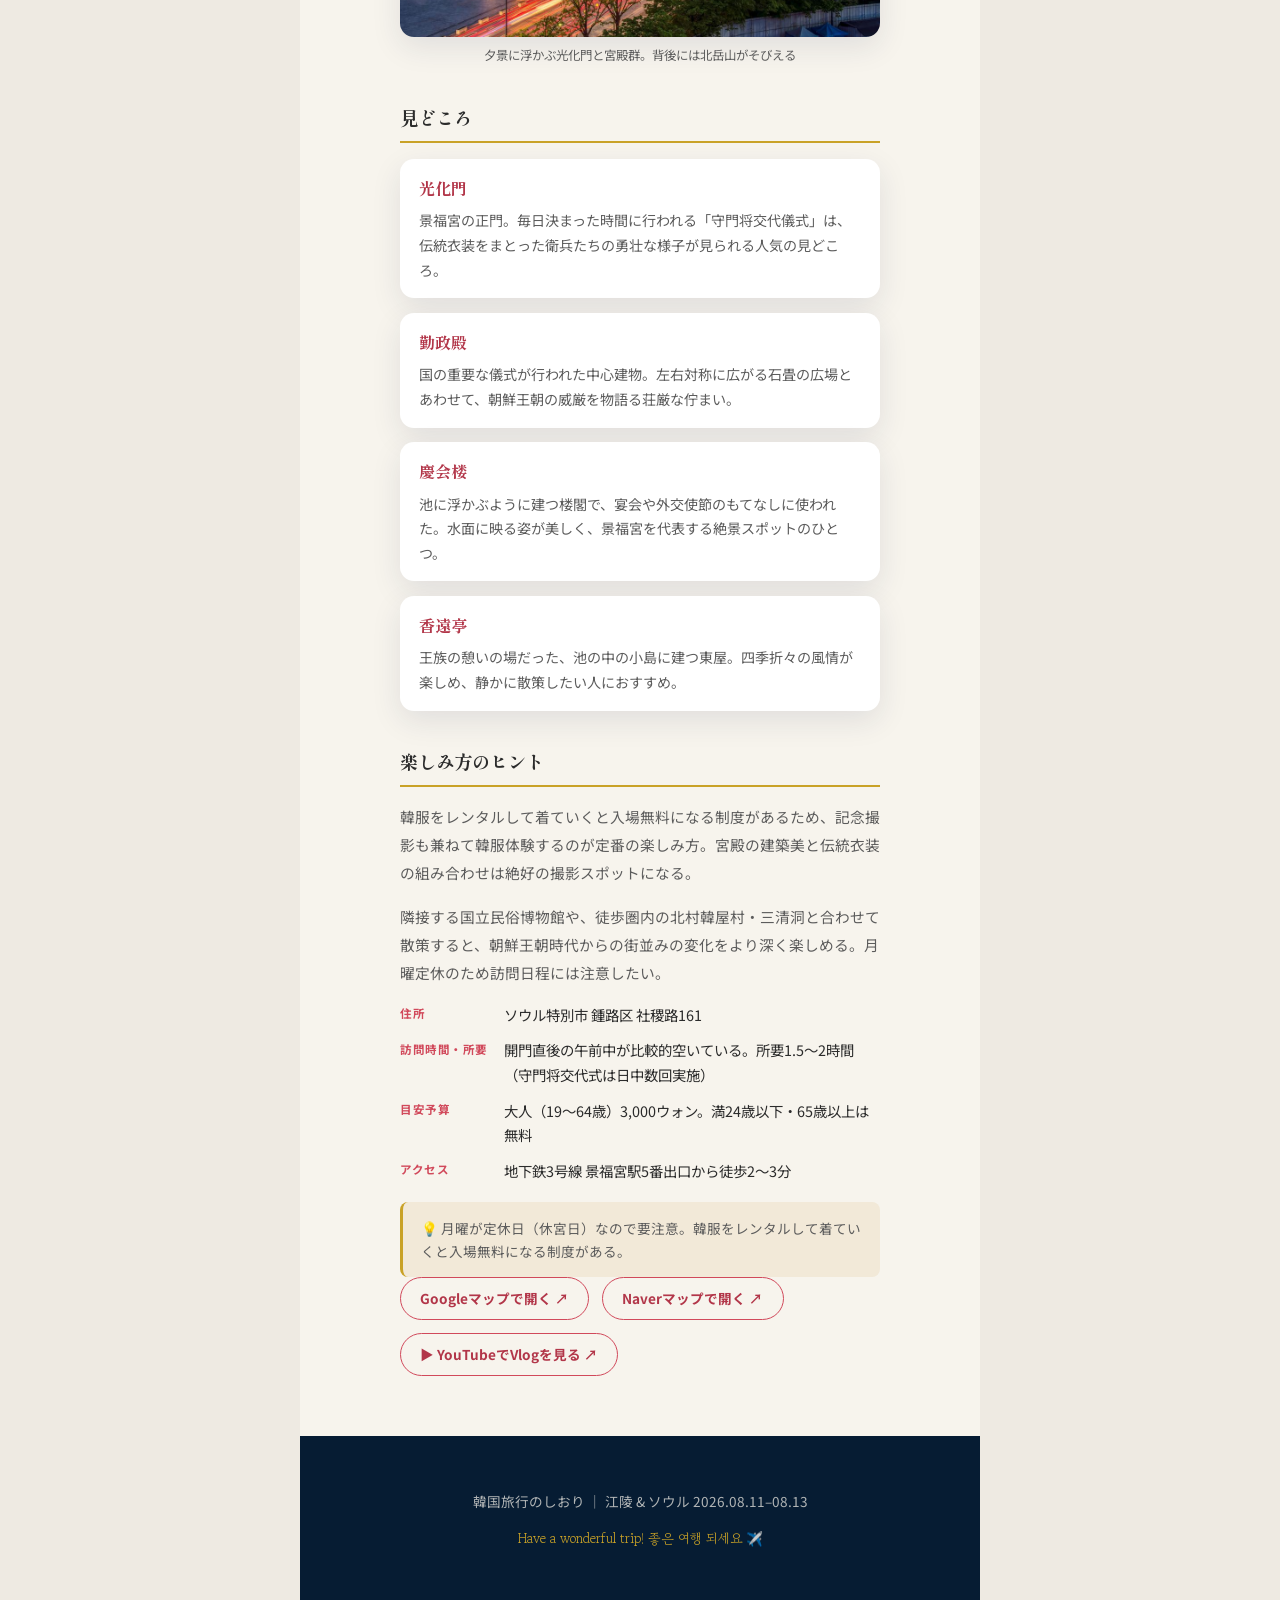
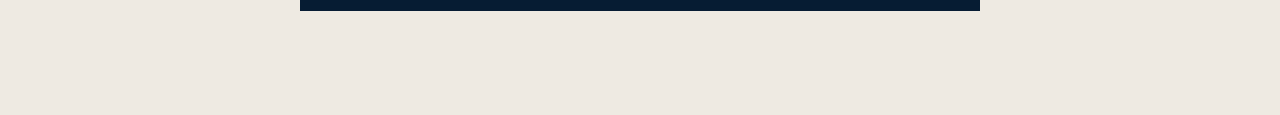
<file: spot-gyeongbokgung.html>
<!DOCTYPE html>
<html lang="ja">
<head>
<meta charset="UTF-8">
<meta name="viewport" content="width=device-width, initial-scale=1.0">
<title>景福宮 ｜ 韓国旅行のしおり</title>
<meta name="description" content="朝鮮王朝の歴史を感じる美しい宮殿、景福宮のご紹介">
<link rel="icon" href="data:image/svg+xml,<svg xmlns=%22http://www.w3.org/2000/svg%22 viewBox=%220 0 100 100%22><text y=%22.9em%22 font-size=%2290%22>✈️</text></svg>">
<link rel="preconnect" href="https://fonts.googleapis.com">
<link rel="preconnect" href="https://fonts.gstatic.com" crossorigin>
<link href="https://fonts.googleapis.com/css2?family=Shippori+Mincho:wght@500;600;800&family=Noto+Sans+JP:wght@400;500;700;900&family=Gowun+Batang&display=swap" rel="stylesheet">
<link rel="stylesheet" href="css/style.css">
<link rel="stylesheet" href="css/redesign.css">
</head>
<body>

<div class="paper-texture" aria-hidden="true"></div>

<!-- ===== QUICK NAV ===== -->
<div class="quick-nav">
  <button type="button" class="quick-nav-toggle" id="quickNavToggle" aria-expanded="false" aria-controls="quickNavPanel" aria-label="ショートカットメニュー">☰</button>
  <nav class="quick-nav-panel" id="quickNavPanel" aria-label="ページ内ショートカット" hidden>
    <a href="index.html#top" class="quick-nav-link quick-nav-link--primary">🏠 トップページ</a>
    <a href="index.html#schedule" class="quick-nav-link">🕒 タイムスケジュール</a>
    <a href="index.html#overview" class="quick-nav-link">📅 旅の概要</a>
    <a href="index.html#flights" class="quick-nav-link">✈️ 航空券・鉄道</a>
    <a href="index.html#hotel" class="quick-nav-link">🏨 宿泊先</a>
    <a href="index.html#match" class="quick-nav-link">⚽ 試合情報</a>
    <a href="index.html#spots" class="quick-nav-link">🍢 観光・グルメ</a>
    <a href="index.html#tips" class="quick-nav-link">💡 旅のポイント</a>
    <div class="quick-nav-divider"></div>
    <a href="day1.html" class="quick-nav-link">DAY 1 ｜ 8/11</a>
    <a href="day2.html" class="quick-nav-link">DAY 2 ｜ 8/12</a>
    <a href="day3.html" class="quick-nav-link">DAY 3 ｜ 8/13</a>
  </nav>
</div>

<header class="day-header">
  <a class="day-back" href="index.html#spots">← 観光・グルメガイドへ</a>
  <h1 class="day-title">景福宮</h1>
  <p class="day-subtitle">朝鮮王朝の歴史を感じる美しい宮殿</p>
</header>

<main>
  <section class="section">
    <div class="spot-detail">
      <img src="img/spot-gyeongbokgung.jpg" class="spot-detail-img" alt="景福宮 朝鮮王朝の歴史を感じる美しい宮殿">

      <p class="spot-detail-lead">1395年に創建された、朝鮮王朝を象徴する正宮。ソウルにある五大宮殿の中でも最大規模を誇り、王の即位式や外交儀礼が行われた勤政殿をはじめ、見応えのある建造物が数多く残る。壬辰倭乱による焼失や再建の歴史を経て、現在も往時の威容を伝えている。</p>

      <figure class="spot-detail-gallery">
        <img src="img/IMG_4815.jpeg" alt="夕暮れにライトアップされた景福宮と光化門広場の眺め" loading="lazy">
        <figcaption>夕景に浮かぶ光化門と宮殿群。背後には北岳山がそびえる</figcaption>
      </figure>

      <h2 class="spot-detail-heading">見どころ</h2>
      <div class="spot-detail-highlights">
        <div class="spot-detail-highlight">
          <h3>光化門</h3>
          <p>景福宮の正門。毎日決まった時間に行われる「守門将交代儀式」は、伝統衣装をまとった衛兵たちの勇壮な様子が見られる人気の見どころ。</p>
        </div>
        <div class="spot-detail-highlight">
          <h3>勤政殿</h3>
          <p>国の重要な儀式が行われた中心建物。左右対称に広がる石畳の広場とあわせて、朝鮮王朝の威厳を物語る荘厳な佇まい。</p>
        </div>
        <div class="spot-detail-highlight">
          <h3>慶会楼</h3>
          <p>池に浮かぶように建つ楼閣で、宴会や外交使節のもてなしに使われた。水面に映る姿が美しく、景福宮を代表する絶景スポットのひとつ。</p>
        </div>
        <div class="spot-detail-highlight">
          <h3>香遠亭</h3>
          <p>王族の憩いの場だった、池の中の小島に建つ東屋。四季折々の風情が楽しめ、静かに散策したい人におすすめ。</p>
        </div>
      </div>

      <h2 class="spot-detail-heading">楽しみ方のヒント</h2>
      <div class="spot-detail-body">
        <p>韓服をレンタルして着ていくと入場無料になる制度があるため、記念撮影も兼ねて韓服体験するのが定番の楽しみ方。宮殿の建築美と伝統衣装の組み合わせは絶好の撮影スポットになる。</p>
        <p>隣接する国立民俗博物館や、徒歩圏内の北村韓屋村・三清洞と合わせて散策すると、朝鮮王朝時代からの街並みの変化をより深く楽しめる。月曜定休のため訪問日程には注意したい。</p>
      </div>

      <dl class="modal-facts">
        <dt>住所</dt><dd>ソウル特別市 鍾路区 社稷路161</dd>
        <dt>訪問時間・所要</dt><dd>開門直後の午前中が比較的空いている。所要1.5〜2時間（守門将交代式は日中数回実施）</dd>
        <dt>目安予算</dt><dd>大人（19〜64歳）3,000ウォン。満24歳以下・65歳以上は無料</dd>
        <dt>アクセス</dt><dd>地下鉄3号線 景福宮駅5番出口から徒歩2〜3分</dd>
      </dl>
      <p class="modal-tip">💡 月曜が定休日（休宮日）なので要注意。韓服をレンタルして着ていくと入場無料になる制度がある。</p>
      <div class="hotel-links">
        <a href="https://www.google.com/maps/search/?api=1&query=Gyeongbokgung+Palace%2C+161+Sajik-ro%2C+Jongno-gu%2C+Seoul%2C+South+Korea" target="_blank" rel="noopener" class="hotel-link">Googleマップで開く ↗</a>
        <a href="https://map.naver.com/p/search/%EC%84%9C%EC%9A%B8%ED%8A%B9%EB%B3%84%EC%8B%9C%20%EC%A2%85%EB%A1%9C%EA%B5%AC%20%EC%82%AC%EC%A7%81%EB%A1%9C%20161" target="_blank" rel="noopener" class="hotel-link">Naverマップで開く ↗</a>
        <a href="https://www.youtube.com/results?search_query=%E6%99%AF%E7%A6%8F%E5%AE%AE%20%E9%9F%93%E6%9C%8D%20%E6%97%85%E8%A1%8C%20vlog" target="_blank" rel="noopener" class="hotel-link">▶️ YouTubeでVlogを見る ↗</a>
      </div>
    </div>
  </section>
</main>

<footer class="footer">
  <p>韓国旅行のしおり ｜ 江陵 &amp; ソウル 2026.08.11–08.13</p>
  <p class="footer-sub">Have a wonderful trip! 좋은 여행 되세요 ✈️</p>
</footer>

<script src="js/quicknav.js"></script>
<script src="js/redesign.js"></script>
</body>
</html>
</file>
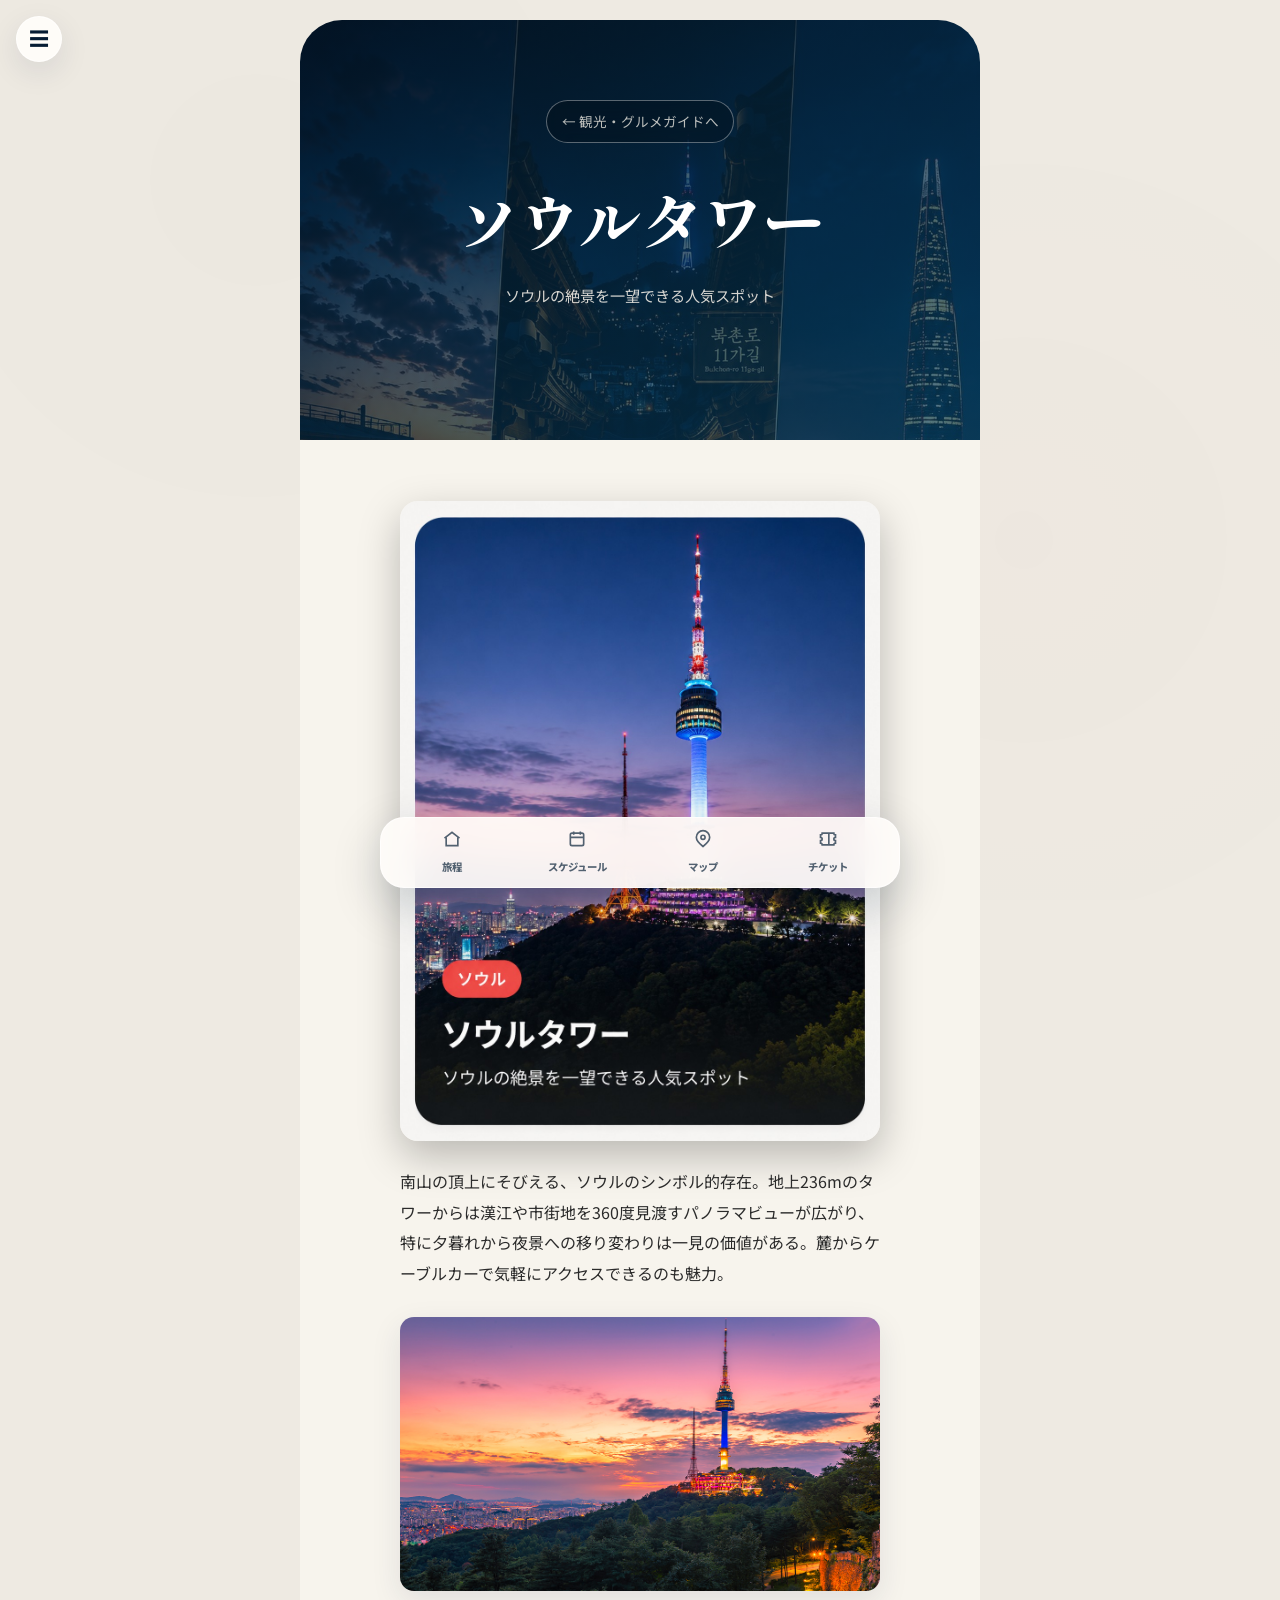
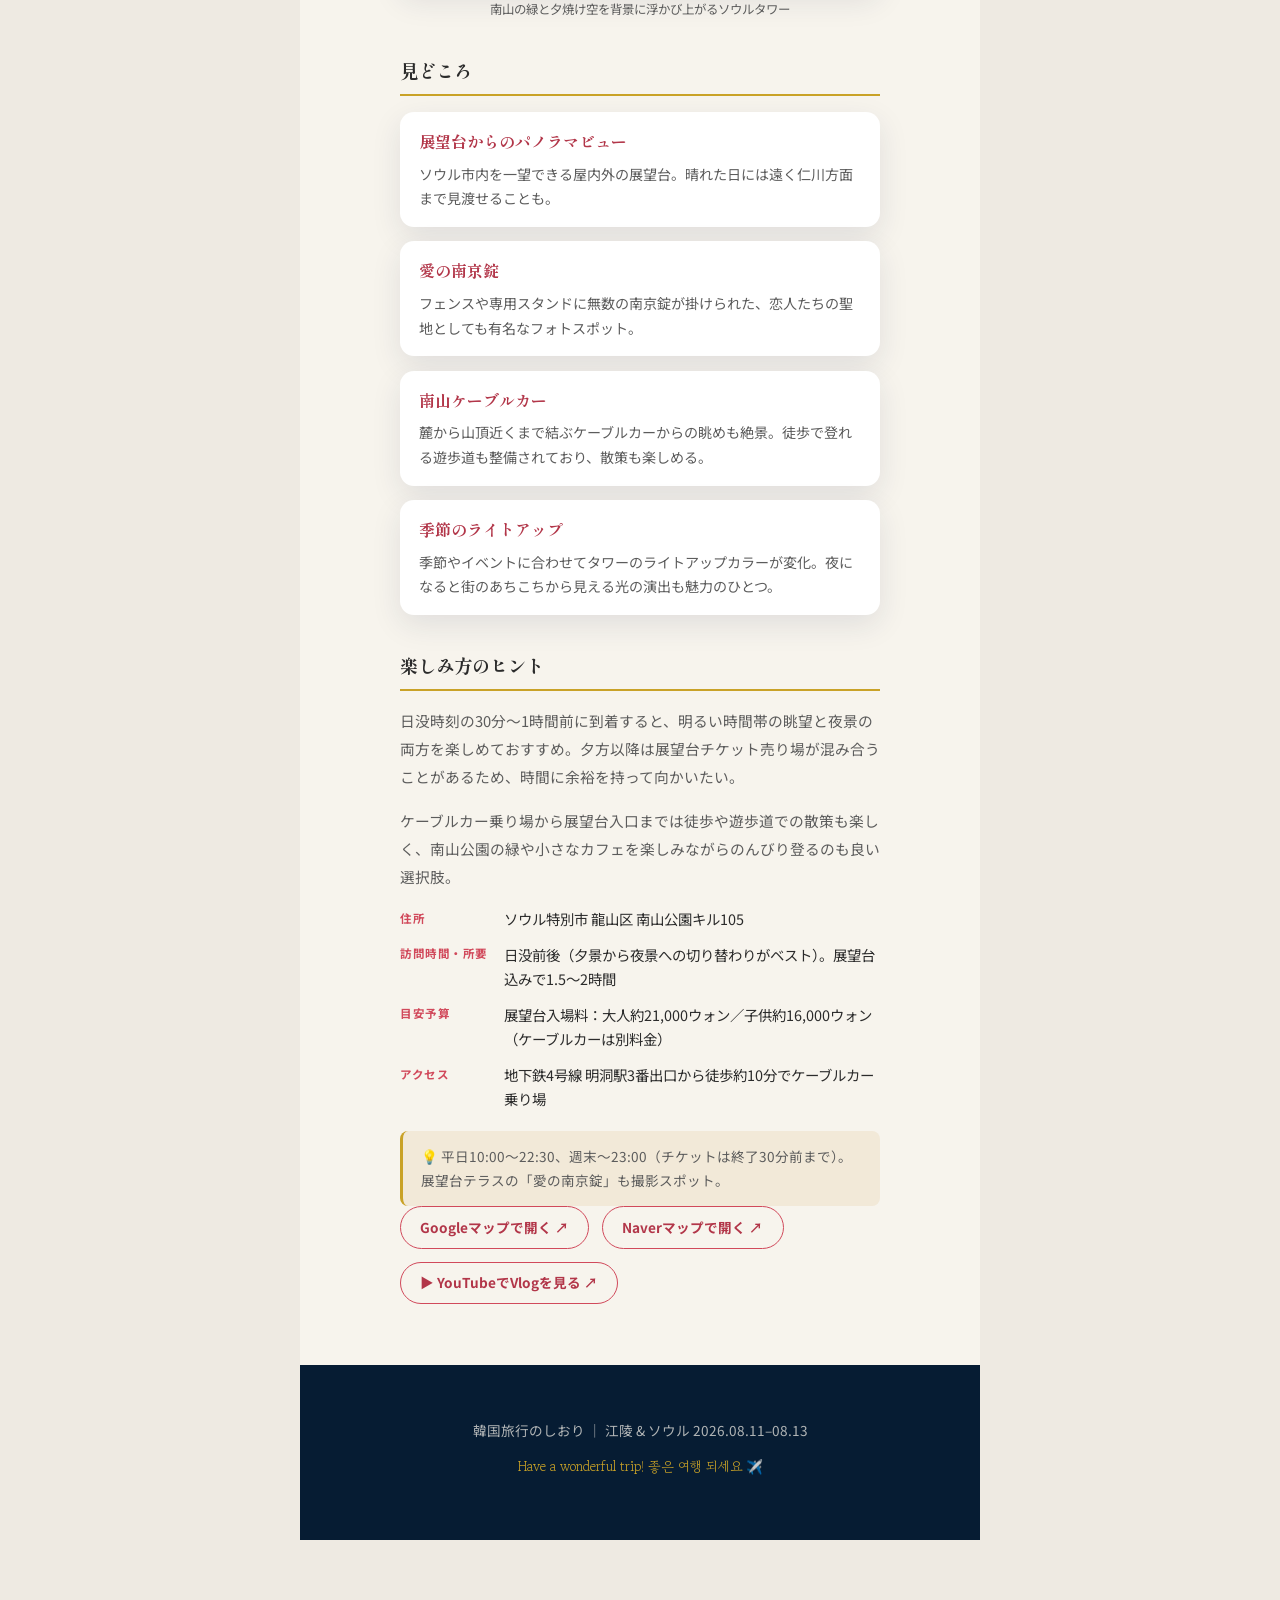
<file: spot-seoultower.html>
<!DOCTYPE html>
<html lang="ja">
<head>
<meta charset="UTF-8">
<meta name="viewport" content="width=device-width, initial-scale=1.0">
<title>ソウルタワー ｜ 韓国旅行のしおり</title>
<meta name="description" content="ソウルの絶景を一望できる人気スポット、Nソウルタワーのご紹介">
<link rel="icon" href="data:image/svg+xml,<svg xmlns=%22http://www.w3.org/2000/svg%22 viewBox=%220 0 100 100%22><text y=%22.9em%22 font-size=%2290%22>✈️</text></svg>">
<link rel="preconnect" href="https://fonts.googleapis.com">
<link rel="preconnect" href="https://fonts.gstatic.com" crossorigin>
<link href="https://fonts.googleapis.com/css2?family=Shippori+Mincho:wght@500;600;800&family=Noto+Sans+JP:wght@400;500;700;900&family=Gowun+Batang&display=swap" rel="stylesheet">
<link rel="stylesheet" href="css/style.css">
<link rel="stylesheet" href="css/redesign.css">
</head>
<body>

<div class="paper-texture" aria-hidden="true"></div>

<!-- ===== QUICK NAV ===== -->
<div class="quick-nav">
  <button type="button" class="quick-nav-toggle" id="quickNavToggle" aria-expanded="false" aria-controls="quickNavPanel" aria-label="ショートカットメニュー">☰</button>
  <nav class="quick-nav-panel" id="quickNavPanel" aria-label="ページ内ショートカット" hidden>
    <a href="index.html#top" class="quick-nav-link quick-nav-link--primary">🏠 トップページ</a>
    <a href="index.html#schedule" class="quick-nav-link">🕒 タイムスケジュール</a>
    <a href="index.html#overview" class="quick-nav-link">📅 旅の概要</a>
    <a href="index.html#flights" class="quick-nav-link">✈️ 航空券・鉄道</a>
    <a href="index.html#hotel" class="quick-nav-link">🏨 宿泊先</a>
    <a href="index.html#match" class="quick-nav-link">⚽ 試合情報</a>
    <a href="index.html#spots" class="quick-nav-link">🍢 観光・グルメ</a>
    <a href="index.html#tips" class="quick-nav-link">💡 旅のポイント</a>
    <div class="quick-nav-divider"></div>
    <a href="day1.html" class="quick-nav-link">DAY 1 ｜ 8/11</a>
    <a href="day2.html" class="quick-nav-link">DAY 2 ｜ 8/12</a>
    <a href="day3.html" class="quick-nav-link">DAY 3 ｜ 8/13</a>
  </nav>
</div>

<header class="day-header">
  <a class="day-back" href="index.html#spots">← 観光・グルメガイドへ</a>
  <h1 class="day-title">ソウルタワー</h1>
  <p class="day-subtitle">ソウルの絶景を一望できる人気スポット</p>
</header>

<main>
  <section class="section">
    <div class="spot-detail">
      <img src="img/spot-seoultower.jpg" class="spot-detail-img" alt="ソウルタワー ソウルの絶景を一望できる人気スポット">

      <p class="spot-detail-lead">南山の頂上にそびえる、ソウルのシンボル的存在。地上236mのタワーからは漢江や市街地を360度見渡すパノラマビューが広がり、特に夕暮れから夜景への移り変わりは一見の価値がある。麓からケーブルカーで気軽にアクセスできるのも魅力。</p>

      <figure class="spot-detail-gallery">
        <img src="img/IMG_4814.jpeg" alt="南山の森の向こうに夕焼け空とソウルタワーが浮かぶ風景" loading="lazy">
        <figcaption>南山の緑と夕焼け空を背景に浮かび上がるソウルタワー</figcaption>
      </figure>

      <h2 class="spot-detail-heading">見どころ</h2>
      <div class="spot-detail-highlights">
        <div class="spot-detail-highlight">
          <h3>展望台からのパノラマビュー</h3>
          <p>ソウル市内を一望できる屋内外の展望台。晴れた日には遠く仁川方面まで見渡せることも。</p>
        </div>
        <div class="spot-detail-highlight">
          <h3>愛の南京錠</h3>
          <p>フェンスや専用スタンドに無数の南京錠が掛けられた、恋人たちの聖地としても有名なフォトスポット。</p>
        </div>
        <div class="spot-detail-highlight">
          <h3>南山ケーブルカー</h3>
          <p>麓から山頂近くまで結ぶケーブルカーからの眺めも絶景。徒歩で登れる遊歩道も整備されており、散策も楽しめる。</p>
        </div>
        <div class="spot-detail-highlight">
          <h3>季節のライトアップ</h3>
          <p>季節やイベントに合わせてタワーのライトアップカラーが変化。夜になると街のあちこちから見える光の演出も魅力のひとつ。</p>
        </div>
      </div>

      <h2 class="spot-detail-heading">楽しみ方のヒント</h2>
      <div class="spot-detail-body">
        <p>日没時刻の30分〜1時間前に到着すると、明るい時間帯の眺望と夜景の両方を楽しめておすすめ。夕方以降は展望台チケット売り場が混み合うことがあるため、時間に余裕を持って向かいたい。</p>
        <p>ケーブルカー乗り場から展望台入口までは徒歩や遊歩道での散策も楽しく、南山公園の緑や小さなカフェを楽しみながらのんびり登るのも良い選択肢。</p>
      </div>

      <dl class="modal-facts">
        <dt>住所</dt><dd>ソウル特別市 龍山区 南山公園キル105</dd>
        <dt>訪問時間・所要</dt><dd>日没前後（夕景から夜景への切り替わりがベスト）。展望台込みで1.5〜2時間</dd>
        <dt>目安予算</dt><dd>展望台入場料：大人約21,000ウォン／子供約16,000ウォン（ケーブルカーは別料金）</dd>
        <dt>アクセス</dt><dd>地下鉄4号線 明洞駅3番出口から徒歩約10分でケーブルカー乗り場</dd>
      </dl>
      <p class="modal-tip">💡 平日10:00〜22:30、週末〜23:00（チケットは終了30分前まで）。展望台テラスの「愛の南京錠」も撮影スポット。</p>
      <div class="hotel-links">
        <a href="https://www.google.com/maps/search/?api=1&query=N+Seoul+Tower%2C+105+Namsangongwon-gil%2C+Yongsan-gu%2C+Seoul%2C+South+Korea" target="_blank" rel="noopener" class="hotel-link">Googleマップで開く ↗</a>
        <a href="https://map.naver.com/p/search/%EC%84%9C%EC%9A%B8%ED%8A%B9%EB%B3%84%EC%8B%9C%20%EC%9A%A9%EC%82%B0%EA%B5%AC%20%EB%82%A8%EC%82%B0%EA%B3%B5%EC%9B%90%EA%B8%B8%20105" target="_blank" rel="noopener" class="hotel-link">Naverマップで開く ↗</a>
        <a href="https://www.youtube.com/results?search_query=N%E3%82%BD%E3%82%A6%E3%83%AB%E3%82%BF%E3%83%AF%E3%83%BC%20%E6%97%85%E8%A1%8C%20vlog" target="_blank" rel="noopener" class="hotel-link">▶️ YouTubeでVlogを見る ↗</a>
      </div>
    </div>
  </section>
</main>

<footer class="footer">
  <p>韓国旅行のしおり ｜ 江陵 &amp; ソウル 2026.08.11–08.13</p>
  <p class="footer-sub">Have a wonderful trip! 좋은 여행 되세요 ✈️</p>
</footer>

<script src="js/quicknav.js"></script>
<script src="js/redesign.js"></script>
</body>
</html>
</file>
<file: css/style.css>
:root {
  --cream: #faf5ec;
  --cream-deep: #f2e9d8;
  --navy: #1c2b4a;
  --navy-deep: #121d33;
  --coral: #d1495b;
  --coral-deep: #b23649;
  --gold: #c9a227;
  --ink: #2b2b2b;
  --ink-soft: #5c5c5c;
  --white: #ffffff;
  --radius: 18px;
  --shadow: 0 10px 30px rgba(28, 43, 74, 0.10);
  --serif: "Shippori Mincho", serif;
  --sans: "Noto Sans JP", sans-serif;
  --kr: "Gowun Batang", serif;
}

* { box-sizing: border-box; }

html { scroll-behavior: smooth; }

body {
  margin: 0;
  font-family: var(--sans);
  background: var(--cream);
  color: var(--ink);
  line-height: 1.7;
  overflow-x: hidden;
}

.paper-texture {
  position: fixed;
  inset: 0;
  pointer-events: none;
  z-index: 0;
  background-image:
    radial-gradient(circle at 20% 20%, rgba(28,43,74,0.03) 0, transparent 45%),
    radial-gradient(circle at 80% 60%, rgba(209,73,91,0.04) 0, transparent 50%);
}

a { color: inherit; }

/* ===== HERO (photo) ===== */
.sr-only {
  position: absolute;
  width: 1px;
  height: 1px;
  padding: 0;
  margin: -1px;
  overflow: hidden;
  clip: rect(0, 0, 0, 0);
  white-space: nowrap;
  border: 0;
}

.hero {
  position: relative;
  background: var(--navy-deep);
  overflow: hidden;
  border-bottom: 6px solid var(--gold);
}

.hero-photo-img {
  display: block;
  width: 100%;
  height: auto;
}

/* ===== QUICK MENU ===== */
.quick-menu {
  background: var(--navy-deep);
  padding: 3rem 1.5rem 3.2rem;
  border-bottom: 1px solid rgba(201,162,39,0.15);
}

.quick-menu-title {
  display: flex;
  align-items: center;
  gap: 0.6rem;
  max-width: 480px;
  margin: 0 auto 2rem;
  font-family: var(--serif);
  font-size: 1.05rem;
  letter-spacing: 0.15em;
  color: var(--cream);
}
.quick-menu-title .qm-line { flex: 1; height: 1px; background: rgba(201,162,39,0.45); }
.quick-menu-title .qm-dot { color: var(--gold); font-size: 0.65rem; }
.quick-menu-title .qm-text { white-space: nowrap; }

.quick-menu-grid {
  display: grid;
  grid-template-columns: repeat(4, 1fr);
  gap: 0.8rem;
  max-width: 640px;
  margin: 0 auto;
}

.qm-card {
  display: flex;
  flex-direction: column;
  align-items: center;
  justify-content: center;
  gap: 0.6rem;
  padding: 1.3rem 0.5rem;
  background: rgba(250,245,236,0.04);
  border: 1px solid rgba(201,162,39,0.25);
  border-radius: 14px;
  color: var(--cream);
  text-decoration: none;
  font-size: 0.76rem;
  line-height: 1.3;
  text-align: center;
  transition: border-color 0.2s ease, background 0.2s ease, transform 0.2s ease;
}
.qm-card:hover, .qm-card:focus-visible { border-color: var(--gold); background: rgba(201,162,39,0.08); transform: translateY(-2px); }

.qm-icon { width: 26px; height: 26px; color: var(--gold); }
.qm-icon svg { width: 100%; height: 100%; }

.quick-menu-days {
  display: flex;
  max-width: 640px;
  margin: 1.3rem auto 0;
  background: rgba(250,245,236,0.03);
  border: 1px solid rgba(201,162,39,0.2);
  border-radius: 14px;
  overflow: hidden;
}
.qm-day {
  flex: 1;
  display: flex;
  align-items: center;
  justify-content: center;
  gap: 0.5rem;
  padding: 1rem 0.4rem;
  color: var(--cream);
  text-decoration: none;
  font-size: 0.78rem;
  line-height: 1.3;
  text-align: center;
  border-right: 1px solid rgba(201,162,39,0.2);
  transition: background 0.2s ease;
}
.qm-day:last-child { border-right: none; }
.qm-day:hover, .qm-day:focus-visible { background: rgba(201,162,39,0.08); }
.qm-day-icon { width: 18px; height: 18px; color: var(--gold); flex-shrink: 0; }

@media (max-width: 420px) {
  .quick-menu-grid { gap: 0.5rem; }
  .qm-card { padding: 1rem 0.3rem; font-size: 0.7rem; gap: 0.45rem; }
  .qm-icon { width: 22px; height: 22px; }
}

@media (max-width: 340px) {
  .quick-menu-grid { grid-template-columns: repeat(2, 1fr); }
}

/* ===== MAIN / SECTIONS ===== */
main { position: relative; z-index: 1; }

.section {
  max-width: 1000px;
  margin: 0 auto;
  padding: 4rem 1.5rem;
}

.section--dark {
  max-width: 100%;
  background: var(--navy);
  color: var(--cream);
}
.section--dark .section-title { color: var(--cream); }
.section--dark .section-num { color: var(--gold); border-color: rgba(201,162,39,0.5); }

.section--soft { background: var(--cream-deep); max-width: 100%; }
.section--soft .section { padding: 0; }

.section-title {
  font-family: var(--serif);
  font-size: clamp(1.4rem, 3vw, 1.9rem);
  display: flex;
  align-items: center;
  gap: 0.8rem;
  margin: 0 0 2rem;
}

.section--dark, .section--soft { }
.section--dark > .section-title, .section--soft > .section-title {
  max-width: 1000px;
  margin-left: auto;
  margin-right: auto;
  padding: 0 0;
}
.section--dark { padding: 4rem 1.5rem; }
.section--soft { padding: 4rem 1.5rem; }

.section-num {
  font-family: var(--sans);
  font-size: 0.8rem;
  font-weight: 700;
  color: var(--coral);
  border: 1px solid var(--coral);
  border-radius: 50%;
  width: 2rem;
  height: 2rem;
  display: inline-flex;
  align-items: center;
  justify-content: center;
}

.badge {
  font-size: 0.7rem;
  font-weight: 700;
  padding: 0.25rem 0.7rem;
  border-radius: 999px;
  letter-spacing: 0.05em;
  vertical-align: middle;
}
.badge--fixed { background: var(--coral); color: var(--white); }
.badge--plan { background: rgba(28,43,74,0.08); color: var(--ink-soft); }
.section--dark .badge--fixed { background: var(--gold); color: var(--navy-deep); }

.note-banner {
  background: var(--white);
  border-left: 4px solid var(--gold);
  border-radius: 10px;
  padding: 1rem 1.3rem;
  font-size: 0.9rem;
  color: var(--ink-soft);
  box-shadow: var(--shadow);
  max-width: 1000px;
  margin: 2rem auto 0;
}

/* ===== OVERVIEW ===== */
.overview-grid {
  display: grid;
  grid-template-columns: repeat(auto-fit, minmax(200px, 1fr));
  gap: 1.2rem;
}

.ov-card {
  background: var(--white);
  border-radius: var(--radius);
  padding: 1.6rem 1.4rem;
  box-shadow: var(--shadow);
  text-align: center;
  transition: transform 0.25s ease;
}
.ov-card:hover { transform: translateY(-4px); }

.ov-card--accent {
  background: linear-gradient(160deg, var(--coral) 0%, var(--coral-deep) 100%);
  color: var(--white);
}
.ov-card--accent .ov-sub { color: rgba(255,255,255,0.8); }

.ov-icon { font-size: 1.8rem; display: block; margin-bottom: 0.6rem; }
.ov-card h3 { margin: 0 0 0.5rem; font-family: var(--serif); font-size: 1.05rem; }
.ov-card p { margin: 0; font-size: 0.92rem; }
.ov-sub { font-size: 0.78rem; color: var(--ink-soft); }

/* ===== FLIGHTS / TRAIN ===== */
.flight-grid {
  display: grid;
  grid-template-columns: repeat(auto-fit, minmax(260px, 1fr));
  gap: 1.1rem;
  max-width: 1000px;
  margin: 0 auto 1.1rem;
}

.flight-card {
  background: rgba(250,245,236,0.06);
  border: 1px solid rgba(201,162,39,0.35);
  border-radius: var(--radius);
  padding: 1.4rem 1.6rem;
}

.flight-card--train { max-width: 1000px; margin: 0 auto 1.5rem; }

.flight-card-head {
  display: flex;
  justify-content: space-between;
  align-items: center;
  margin-bottom: 1.1rem;
  flex-wrap: wrap;
  gap: 0.4rem;
}

.flight-tag { font-weight: 700; color: var(--gold); font-size: 0.85rem; letter-spacing: 0.03em; }
.flight-date { font-size: 0.8rem; color: rgba(250,245,236,0.65); }

.flight-route {
  display: flex;
  align-items: center;
  justify-content: space-between;
  gap: 0.8rem;
  flex-wrap: wrap;
}

.flight-point { display: flex; flex-direction: column; gap: 0.15rem; }
.flight-time { font-family: var(--serif); font-size: clamp(1.2rem, 4vw, 1.6rem); font-weight: 700; }
.flight-airport { font-size: 0.78rem; color: rgba(250,245,236,0.7); }
.flight-arrow { font-size: 0.75rem; color: var(--gold); white-space: nowrap; }

.flight-meta { margin: 1.1rem 0 0; font-size: 0.82rem; color: rgba(250,245,236,0.7); }

.qr-grid {
  display: grid;
  grid-template-columns: repeat(auto-fit, minmax(140px, 180px));
  gap: 1rem;
  margin: 1.2rem 0 0;
}

.qr-card {
  margin: 0;
  background: var(--white);
  border-radius: 12px;
  padding: 0.7rem;
  text-align: center;
}

.qr-card img {
  display: block;
  width: 100%;
  height: auto;
  border-radius: 8px;
}

.qr-card figcaption {
  margin-top: 0.5rem;
  font-size: 0.75rem;
  color: var(--ink-soft);
  font-weight: 700;
}

.qr-grid--single { grid-template-columns: minmax(140px, 200px); justify-content: start; }

.qr-toggle {
  all: unset;
  box-sizing: border-box;
  display: block;
  width: 100%;
  cursor: pointer;
}

.qr-toggle .qr-img { display: none; }
.qr-toggle[aria-expanded="true"] .qr-img { display: block; }
.qr-toggle[aria-expanded="true"] .qr-placeholder { display: none; }

.qr-toggle .qr-placeholder {
  display: flex;
  flex-direction: column;
  align-items: center;
  justify-content: center;
  gap: 0.4rem;
  aspect-ratio: 1 / 1;
  background: var(--cream-deep);
  border: 1px dashed rgba(28,43,74,0.3);
  border-radius: 8px;
  color: var(--ink-soft);
  font-size: 0.78rem;
  font-weight: 700;
  text-align: center;
  padding: 0.8rem;
}

.qr-placeholder-icon { font-size: 1.5rem; }

.note-banner--dark {
  background: rgba(250,245,236,0.06);
  color: rgba(250,245,236,0.85);
  border-left-color: var(--gold);
  box-shadow: none;
}

/* ===== HOTEL ===== */
.hotel-grid {
  display: grid;
  grid-template-columns: repeat(auto-fit, minmax(320px, 1fr));
  gap: 1.4rem;
  max-width: 1000px;
  margin: 0 auto;
}

.hotel-card {
  background: var(--white);
  border-radius: var(--radius);
  box-shadow: var(--shadow);
  overflow: hidden;
}

.hotel-card-body { padding: 1.8rem 2rem; }
.hotel-card-body h3 { margin: 0 0 0.6rem; font-family: var(--serif); font-size: 1.15rem; }
.hotel-card-body > p { margin: 0 0 1.2rem; font-size: 0.9rem; color: var(--ink-soft); }

.hotel-map { display: block; width: 100%; border: 0; height: 260px; }

.hotel-address {
  display: flex;
  align-items: flex-start;
  gap: 0.6rem;
  font-size: 0.92rem;
  margin: 0 0 1rem;
}
.hotel-address .pin { font-size: 1.1rem; }

.hotel-links { display: flex; flex-wrap: wrap; gap: 0.8rem; }
.hotel-link {
  display: inline-block;
  font-size: 0.85rem;
  font-weight: 700;
  color: var(--coral-deep);
  border: 1px solid var(--coral);
  border-radius: 999px;
  padding: 0.55rem 1.2rem;
  text-decoration: none;
  transition: background 0.2s, color 0.2s;
}
.hotel-link:hover { background: var(--coral); color: var(--white); }

.map-link {
  display: inline-flex;
  align-items: center;
  gap: 0.4rem;
  font-size: 0.85rem;
  font-weight: 700;
  color: var(--white);
  background: var(--navy);
  border-radius: 999px;
  padding: 0.55rem 1.2rem;
  text-decoration: none;
}

/* ===== TICKET (MATCH) ===== */
.match-info-img {
  display: block;
  width: 100%;
  max-width: 480px;
  height: auto;
  margin: 0 auto;
  border-radius: var(--radius);
  box-shadow: 0 15px 40px rgba(0,0,0,0.25);
}

.spot-detail { max-width: 480px; margin: 0 auto; }

.spot-detail-img {
  display: block;
  width: 100%;
  height: auto;
  margin: 0 0 1.6rem;
  border-radius: var(--radius);
  box-shadow: 0 15px 40px rgba(0,0,0,0.25);
}

.spot-detail-lead {
  font-size: 1rem;
  line-height: 1.9;
  color: var(--ink);
  margin: 0 0 1.8rem;
}

.spot-detail-gallery { margin: 0 0 1.8rem; }
.spot-detail-gallery img {
  display: block;
  width: 100%;
  height: auto;
  border-radius: 14px;
  box-shadow: var(--shadow);
}
.spot-detail-gallery figcaption {
  margin-top: 0.5rem;
  font-size: 0.78rem;
  color: var(--ink-soft);
  text-align: center;
}

.spot-detail-heading {
  font-family: var(--serif);
  font-size: 1.15rem;
  margin: 2.2rem 0 1rem;
  padding-bottom: 0.5rem;
  border-bottom: 2px solid var(--gold);
  color: var(--ink);
}

.spot-detail-highlights {
  display: flex;
  flex-direction: column;
  gap: 0.9rem;
  margin: 0 0 0.5rem;
}

.spot-detail-highlight {
  background: var(--white);
  border-radius: 14px;
  padding: 1rem 1.2rem;
  box-shadow: var(--shadow);
}
.spot-detail-highlight h3 {
  margin: 0 0 0.4rem;
  font-family: var(--serif);
  font-size: 1rem;
  color: var(--coral-deep);
}
.spot-detail-highlight p { margin: 0; font-size: 0.88rem; color: var(--ink-soft); line-height: 1.75; }

.spot-detail-body p {
  font-size: 0.92rem;
  line-height: 1.9;
  color: var(--ink-soft);
  margin: 0 0 1rem;
}

.ticket-note { font-size: 0.82rem; color: var(--ink-soft); max-width: 480px; margin: 1rem auto 0; text-align: center; }

.ticket-view-btn {
  display: block;
  margin: 1.4rem auto 0;
  padding: 0.8rem 2.2rem;
  background: var(--gold);
  color: var(--navy-deep);
  border: none;
  border-radius: 999px;
  font-family: var(--serif);
  font-weight: 700;
  font-size: 0.95rem;
  cursor: pointer;
  box-shadow: 0 8px 20px rgba(0,0,0,0.25);
  transition: background 0.2s ease, transform 0.2s ease;
}
.ticket-view-btn:hover, .ticket-view-btn:focus-visible { background: #ddc250; transform: translateY(-2px); }

.modal--ticket { max-width: 420px; }
.ticket-modal-images {
  display: flex;
  flex-direction: column;
  gap: 1rem;
}
.ticket-modal-images img {
  display: block;
  width: 100%;
  height: auto;
  border-radius: 12px;
  box-shadow: var(--shadow);
}

.source-line {
  max-width: 1000px;
  margin: 1.2rem auto 0;
  font-size: 0.78rem;
  color: rgba(250,245,236,0.6);
}
.source-line a { color: var(--gold); text-decoration: underline; }

/* ===== SCHEDULE (index: links to day pages) ===== */
.day-links {
  display: flex;
  gap: 0.8rem;
  flex-wrap: wrap;
}

.day-link-card {
  flex: 1;
  min-width: 200px;
  background: var(--white);
  border: 2px solid transparent;
  border-radius: 14px;
  padding: 1rem 1.2rem;
  text-align: left;
  text-decoration: none;
  color: var(--ink);
  box-shadow: var(--shadow);
  font-family: var(--sans);
  display: flex;
  flex-direction: column;
  gap: 0.25rem;
  transition: border-color 0.2s, transform 0.2s;
}
.day-link-card:hover, .day-link-card:focus-visible { transform: translateY(-3px); border-color: var(--coral); }

.day-tab-num { font-family: var(--serif); font-weight: 700; color: var(--coral); font-size: 0.85rem; letter-spacing: 0.1em; }
.day-tab-date { font-size: 1.05rem; font-weight: 700; color: var(--navy); }
.day-tab-tag { font-size: 0.78rem; color: var(--ink-soft); }
.day-link-cta { margin-top: 0.5rem; font-size: 0.8rem; font-weight: 700; color: var(--coral-deep); }

/* ===== DAY PAGE HEADER (day1/2/3.html) ===== */
.day-header {
  position: relative;
  background: linear-gradient(160deg, var(--navy) 0%, var(--navy-deep) 100%);
  color: #faf5ec;
  padding: 2.2rem 1.5rem 2rem;
  text-align: center;
  border-bottom: 6px solid var(--gold);
}

.day-back {
  display: inline-block;
  font-size: 0.85rem;
  color: rgba(250,245,236,0.75);
  text-decoration: none;
  margin-bottom: 1.4rem;
}
.day-back:hover, .day-back:focus-visible { color: var(--gold); }

.day-switch {
  display: flex;
  justify-content: center;
  gap: 0.6rem;
  flex-wrap: wrap;
  margin-bottom: 1.6rem;
}

.day-pill {
  display: flex;
  flex-direction: column;
  align-items: center;
  gap: 0.15rem;
  padding: 0.5rem 1.1rem;
  border-radius: 999px;
  border: 1px solid rgba(201,162,39,0.4);
  color: rgba(250,245,236,0.75);
  text-decoration: none;
  font-size: 0.75rem;
  transition: border-color 0.2s, color 0.2s, background 0.2s;
}
.day-pill:hover, .day-pill:focus-visible { border-color: var(--gold); color: var(--gold); }
.day-pill.is-current { background: var(--gold); border-color: var(--gold); color: var(--navy-deep); font-weight: 700; }

.day-title {
  font-family: var(--serif);
  font-weight: 800;
  font-size: clamp(1.6rem, 5vw, 2.4rem);
  margin: 0;
  text-wrap: balance;
}

.day-subtitle {
  margin: 0.6rem 0 0;
  font-size: 0.95rem;
  color: rgba(250,245,236,0.85);
}

.day-footer-nav {
  display: flex;
  justify-content: space-between;
  gap: 1rem;
  max-width: 1000px;
  margin: 0 auto;
  padding: 0 1.5rem 3rem;
}

.day-footer-nav a {
  font-size: 0.85rem;
  font-weight: 700;
  color: var(--coral-deep);
  text-decoration: none;
  padding: 0.7rem 1.2rem;
  border: 1px solid var(--coral);
  border-radius: 999px;
}
.day-footer-nav a:hover, .day-footer-nav a:focus-visible { background: var(--coral); color: #ffffff; }
.day-footer-nav .spacer { flex: 1; }

.timeline {
  list-style: none;
  margin: 0;
  padding: 0 0 0 1.2rem;
  border-left: 2px dashed rgba(28,43,74,0.2);
}

.tl-item {
  position: relative;
  display: grid;
  grid-template-columns: 62px 40px 1fr auto;
  align-items: start;
  gap: 0.8rem;
  padding: 0.9rem 0;
  border-bottom: 1px solid rgba(28,43,74,0.08);
}
.tl-item:last-child { border-bottom: none; }

.tl-item::before {
  content: "";
  position: absolute;
  left: -1.55rem;
  top: 1.35rem;
  width: 10px;
  height: 10px;
  border-radius: 50%;
  background: var(--navy);
}
.tl-item--match::before { background: var(--coral); box-shadow: 0 0 0 4px rgba(209,73,91,0.2); }

.tl-time { font-weight: 700; color: var(--navy); font-size: 0.92rem; padding-top: 0.1rem; }
.tl-icon { font-size: 1.3rem; }
.tl-body h4 { margin: 0 0 0.2rem; font-size: 1rem; font-family: var(--serif); }
.tl-body p { margin: 0; font-size: 0.85rem; color: var(--ink-soft); }

.tl-item--match { background: linear-gradient(90deg, rgba(209,73,91,0.06), transparent); border-radius: 10px; }
.tl-item--match .tl-body h4 { color: var(--coral-deep); }

.tl-map {
  display: block;
  width: 100%;
  max-width: 420px;
  height: 150px;
  border: 0;
  border-radius: 12px;
  margin-top: 0.7rem;
  box-shadow: var(--shadow);
}

.tl-photo {
  display: block;
  width: 100%;
  max-width: 420px;
  aspect-ratio: 3 / 2;
  object-fit: cover;
  border-radius: 12px;
  margin-top: 0.7rem;
  box-shadow: var(--shadow);
}

@media (max-width: 560px) {
  .tl-item { grid-template-columns: 52px 30px 1fr; }
  .tl-item .badge { grid-column: 3; justify-self: start; margin-top: 0.3rem; }
}

/* ===== SPOTS / GOURMET ===== */
.city-title {
  font-family: var(--serif);
  font-size: 1.3rem;
  margin: 0 0 1.2rem;
  max-width: 1000px;
  margin-left: auto;
  margin-right: auto;
}
.city-title:not(:first-of-type) { margin-top: 2.8rem; }

.card-grid {
  display: grid;
  grid-template-columns: repeat(auto-fit, minmax(220px, 1fr));
  gap: 1.1rem;
  max-width: 1000px;
  margin: 0 auto;
}

.spot-card {
  background: var(--white);
  border-radius: 16px;
  padding: 1.4rem;
  box-shadow: var(--shadow);
  transition: transform 0.25s ease, box-shadow 0.25s ease;
  cursor: pointer;
}
.spot-card:hover { transform: translateY(-4px); box-shadow: 0 14px 34px rgba(28,43,74,0.16); }
.spot-card:focus-visible { outline: 2px solid var(--coral); outline-offset: 3px; }
.spot-card--food { border-top: 3px solid var(--gold); }

.spot-emoji { font-size: 1.6rem; display: block; margin-bottom: 0.5rem; }
.spot-card h4 { margin: 0 0 0.4rem; font-family: var(--serif); font-size: 1rem; }
.spot-card p { margin: 0; font-size: 0.85rem; color: var(--ink-soft); }
.spot-more {
  display: block;
  margin-top: 0.7rem;
  font-size: 0.76rem;
  font-weight: 700;
  color: var(--coral-deep);
}

/* ===== SPOT DETAIL MODAL ===== */
.modal-backdrop {
  position: fixed;
  inset: 0;
  z-index: 100;
  background: rgba(18, 29, 51, 0.65);
  display: flex;
  align-items: center;
  justify-content: center;
  padding: 1.5rem;
  overflow-y: auto;
}
.modal-backdrop[hidden] { display: none; }

.modal {
  position: relative;
  background: var(--cream);
  color: var(--ink);
  border-radius: var(--radius);
  max-width: 480px;
  width: 100%;
  max-height: 85vh;
  overflow-y: auto;
  padding: 2.2rem 1.8rem 1.8rem;
  box-shadow: 0 25px 60px rgba(0,0,0,0.35);
  animation: modalIn 0.25s ease;
}

@keyframes modalIn {
  from { opacity: 0; transform: translateY(12px) scale(0.98); }
  to { opacity: 1; transform: translateY(0) scale(1); }
}

.modal-close {
  position: absolute;
  top: 1rem;
  right: 1rem;
  width: 2rem;
  height: 2rem;
  border-radius: 50%;
  border: none;
  background: var(--cream-deep);
  color: var(--ink);
  font-size: 0.95rem;
  cursor: pointer;
  line-height: 1;
}
.modal-close:hover, .modal-close:focus-visible { background: var(--coral); color: #ffffff; }

.modal-emoji { font-size: 2.2rem; display: block; margin-bottom: 0.6rem; }
.modal-title { font-family: var(--serif); font-size: 1.35rem; margin: 0 0 1.2rem; padding-right: 1.5rem; }

.modal-facts {
  display: grid;
  grid-template-columns: auto 1fr;
  gap: 0.7rem 1rem;
  margin: 0 0 1.2rem;
}
.modal-facts dt {
  font-size: 0.72rem;
  font-weight: 700;
  letter-spacing: 0.05em;
  color: var(--coral);
  white-space: nowrap;
  padding-top: 0.1rem;
}
.modal-facts dd {
  margin: 0;
  font-size: 0.9rem;
  color: var(--ink);
}

.modal-video-link {
  display: block;
  text-align: center;
  margin: 0 0 1.2rem;
  padding: 0.7rem 1rem;
  background: var(--coral);
  color: #ffffff;
  border-radius: 10px;
  font-size: 0.85rem;
  font-weight: 700;
  text-decoration: none;
  transition: background 0.15s ease;
}
.modal-video-link:hover, .modal-video-link:focus-visible { background: var(--coral-deep); }
.modal-video-link[hidden] { display: none; }

.modal-tip {
  margin: 0;
  padding: 0.9rem 1.1rem;
  background: var(--cream-deep);
  border-left: 3px solid var(--gold);
  border-radius: 8px;
  font-size: 0.85rem;
  color: var(--ink-soft);
}

/* ===== TIPS ===== */
.tips-grid {
  display: grid;
  grid-template-columns: repeat(auto-fit, minmax(220px, 1fr));
  gap: 1.1rem;
}
.tip-card {
  background: var(--white);
  border-radius: var(--radius);
  padding: 1.5rem;
  box-shadow: var(--shadow);
}
.tip-icon { font-size: 1.6rem; display: block; margin-bottom: 0.6rem; }
.tip-card h4 { margin: 0 0 0.5rem; font-family: var(--serif); font-size: 1rem; }
.tip-card p { margin: 0; font-size: 0.85rem; color: var(--ink-soft); }

/* ===== FOOTER ===== */
.footer {
  text-align: center;
  padding: 2.5rem 1.5rem 3rem;
  background: var(--navy-deep);
  color: rgba(250,245,236,0.7);
  font-size: 0.85rem;
}
.footer-sub { margin-top: 0.4rem; color: var(--gold); font-family: var(--kr); }

/* ===== Mobile tightening ===== */
@media (max-width: 600px) {
  .section { padding: 2.8rem 1.1rem; }
  .section--dark, .section--soft { padding: 2.8rem 1.1rem; }
  .section-title { margin-bottom: 1.4rem; gap: 0.6rem; }

  .overview-grid { grid-template-columns: 1fr 1fr; gap: 0.8rem; }
  .ov-card { padding: 1.2rem 1rem; }

  .flight-card { padding: 1.2rem 1.3rem; }
  .flight-route { gap: 0.6rem 1.2rem; }

  .day-tabs { gap: 0.6rem; }
  .day-tab { min-width: 0; flex: 1 1 calc(50% - 0.3rem); padding: 0.75rem 0.85rem; }

  .tl-item { grid-template-columns: 46px 26px 1fr; gap: 0.6rem; padding: 0.8rem 0; }
  .tl-time { font-size: 0.85rem; }
  .tl-icon { font-size: 1.15rem; }
  .tl-body h4 { font-size: 0.95rem; }
  .tl-body p { font-size: 0.8rem; }
  .timeline { padding-left: 1rem; }
  .tl-item::before { left: -1.35rem; }

  .card-grid, .tips-grid { grid-template-columns: 1fr; }

  .note-banner { padding: 0.9rem 1.1rem; font-size: 0.85rem; }
}

/* ===== QUICK NAV (fixed shortcut bar) ===== */
.quick-nav {
  position: fixed;
  top: 1.1rem;
  left: 1.1rem;
  z-index: 90;
}

.quick-nav-toggle {
  width: 46px;
  height: 46px;
  border-radius: 50%;
  border: 1px solid rgba(201,162,39,0.5);
  background: var(--navy);
  color: var(--cream);
  font-size: 1.25rem;
  line-height: 1;
  cursor: pointer;
  box-shadow: var(--shadow);
  display: flex;
  align-items: center;
  justify-content: center;
  transition: transform 0.2s ease, background 0.2s ease;
}
.quick-nav-toggle:hover, .quick-nav-toggle:focus-visible { background: var(--coral); }
.quick-nav-toggle[aria-expanded="true"] { transform: rotate(90deg); }

.quick-nav-panel {
  position: absolute;
  top: calc(100% + 0.6rem);
  left: 0;
  min-width: 210px;
  background: var(--white);
  border: 1px solid rgba(28,43,74,0.1);
  border-radius: var(--radius);
  box-shadow: var(--shadow);
  padding: 0.55rem;
  display: flex;
  flex-direction: column;
  gap: 0.1rem;
}
.quick-nav-panel[hidden] { display: none; }

.quick-nav-link {
  display: block;
  padding: 0.55rem 0.8rem;
  border-radius: 10px;
  font-size: 0.85rem;
  color: var(--ink);
  text-decoration: none;
  transition: background 0.15s ease, color 0.15s ease;
}
.quick-nav-link:hover, .quick-nav-link:focus-visible { background: var(--cream-deep); color: var(--coral-deep); }
.quick-nav-link--primary { font-weight: 700; color: var(--coral-deep); background: rgba(209,73,91,0.08); }
.quick-nav-link--current { font-weight: 700; color: var(--gold); }

.quick-nav-divider { height: 1px; background: rgba(28,43,74,0.08); margin: 0.4rem 0.3rem; }

@media (max-width: 560px) {
  .quick-nav { top: 0.7rem; left: 0.7rem; }
  .quick-nav-toggle { width: 40px; height: 40px; font-size: 1.05rem; }
  .quick-nav-panel { min-width: 185px; }
}

/* ===== Dark mode friendliness ===== */
@media (prefers-color-scheme: dark) {
  body { background: #14202f; color: #eee6d8; }
  .ov-card, .spot-card, .tip-card, .note-banner, .day-tab { background: #1c2b3e; color: #eee6d8; }
  .section--soft { background: #101a28; }
  .ov-sub, .tl-body p, .spot-card p, .tip-card p, .day-tab-tag { color: #b9b2a3; }
  .quick-nav-panel { background: #1c2b3e; border-color: rgba(255,255,255,0.1); }
  .quick-nav-link { color: #eee6d8; }
  .quick-nav-link:hover, .quick-nav-link:focus-visible { background: #14202f; }
  .quick-nav-divider { background: rgba(255,255,255,0.1); }
  .tl-time { color: var(--gold); }
  .qr-toggle .qr-placeholder { background: #1c2b3e; border-color: rgba(255,255,255,0.2); color: #b9b2a3; }
}
</file>
<file: css/redesign.css>
:root {
  --app-bg: #f7f4ed;
  --app-surface: #fffdfa;
  --app-navy: #061c33;
  --app-blue: #0a4775;
  --app-red: #f24d3d;
  --app-mint: #dcebe4;
  --app-line: rgba(6, 28, 51, .1);
  --app-shadow: 0 18px 50px rgba(6, 28, 51, .1);
  --app-shadow-soft: 0 8px 24px rgba(6, 28, 51, .08);
  --app-radius: 28px;
}

html { scroll-padding-top: 5rem; }

body {
  background:
    radial-gradient(circle at 15% 0%, rgba(14, 98, 146, .08), transparent 25rem),
    var(--app-bg);
  color: var(--app-navy);
  padding-bottom: 6.5rem;
}

.paper-texture { opacity: .3; }

.hero {
  width: min(100%, 1180px);
  margin: 0 auto;
  border: 0;
  border-radius: 0 0 44px 44px;
  box-shadow: var(--app-shadow);
}

.hero::after {
  content: "KOREA TRIP  ·  GANGNEUNG / SEOUL";
  position: absolute;
  left: clamp(1.25rem, 5vw, 4rem);
  top: clamp(1rem, 4vw, 3rem);
  padding: .58rem .9rem;
  border: 1px solid rgba(255,255,255,.5);
  border-radius: 999px;
  color: white;
  background: rgba(4, 20, 37, .42);
  backdrop-filter: blur(12px);
  font-size: .7rem;
  font-weight: 800;
  letter-spacing: .12em;
}

.hero-photo-img { max-height: 780px; object-fit: cover; object-position: center 55%; }

.trip-now {
  position: relative;
  z-index: 3;
  width: min(calc(100% - 2rem), 900px);
  margin: -2.2rem auto 1rem;
  padding: 1.25rem;
  display: grid;
  grid-template-columns: auto 1fr auto;
  align-items: center;
  gap: 1rem;
  border: 1px solid rgba(255,255,255,.75);
  border-radius: 24px;
  background: rgba(255,253,250,.94);
  box-shadow: var(--app-shadow);
  backdrop-filter: blur(18px);
}

.trip-now__eyebrow { margin: 0 0 .15rem; color: var(--app-red); font-size: .68rem; font-weight: 900; letter-spacing: .12em; }
.trip-now__icon { display: grid; place-items: center; width: 46px; height: 46px; border-radius: 16px; background: var(--app-red); color: white; font-size: 1.35rem; }
.trip-now__title { margin: 0; font-family: var(--serif); font-size: clamp(.95rem, 3vw, 1.2rem); line-height: 1.35; }
.trip-now__meta { margin: .15rem 0 0; color: #657280; font-size: .75rem; }
.trip-now__arrow { display: grid; place-items: center; width: 38px; height: 38px; border-radius: 50%; background: var(--app-navy); color: white; text-decoration: none; }

.quick-menu {
  width: min(calc(100% - 2rem), 900px);
  margin: 0 auto;
  padding: 1.2rem;
  border: 1px solid var(--app-line);
  border-radius: var(--app-radius);
  background: var(--app-surface);
  box-shadow: var(--app-shadow-soft);
}

.quick-menu-title { display: none; }
.quick-menu-days { order: -1; margin: 0 0 1rem; border: 0; border-radius: 18px; background: #eef0ef; }
.qm-day { color: var(--app-navy); border-color: rgba(6,28,51,.08); font-weight: 800; }
.qm-day:first-child { background: var(--app-surface); color: var(--app-red); border-radius: 16px; box-shadow: 0 5px 15px rgba(6,28,51,.08); }
.qm-day-icon { color: currentColor; }
.quick-menu { display: flex; flex-direction: column; }
.quick-menu-grid { width: 100%; max-width: none; grid-template-columns: repeat(4, 1fr); gap: .65rem; }
.qm-card { min-height: 92px; padding: .9rem .35rem; border: 0; border-radius: 18px; background: #f2f3f0; color: var(--app-navy); font-weight: 700; }
.qm-card:hover, .qm-card:focus-visible { background: var(--app-mint); border: 0; transform: translateY(-2px); }
.qm-icon { color: var(--app-blue); }

main { width: min(100%, 1180px); margin: 0 auto; }
.section { padding: clamp(3.5rem, 8vw, 6.5rem) clamp(1rem, 4vw, 2.5rem); }
.section + .section { border-top: 1px solid var(--app-line); }
.section--dark, .section--soft { max-width: calc(100% - 2rem); margin: 1rem auto; border: 0; border-radius: 40px; }
.section--dark { background: var(--app-navy); }
.section--soft { background: #e9eee9; }

.section-title { margin-bottom: 2rem; font-size: clamp(1.6rem, 5vw, 2.7rem); letter-spacing: -.04em; }
.section-num { width: auto; height: auto; border: 0; color: var(--app-red); font-family: var(--sans); font-size: .72rem; letter-spacing: .12em; }
.section-num::before { content: "SECTION "; }

.overview-grid, .flight-grid, .hotel-grid, .tips-grid { gap: 1rem; }
.ov-card, .flight-card, .hotel-card, .tip-card, .spot-card, .day-tab {
  border: 1px solid var(--app-line);
  border-radius: 24px;
  background: var(--app-surface);
  box-shadow: var(--app-shadow-soft);
}
.ov-card { padding: 1.5rem; }
.ov-card--accent { background: var(--app-red); color: white; }
.note-banner { border: 0; border-radius: 20px; background: var(--app-mint); }
.note-banner--dark { color: var(--app-navy); }

.flight-card { overflow: hidden; }
.flight-tag, .badge { border-radius: 999px; }
.flight-time { font-variant-numeric: tabular-nums; letter-spacing: -.04em; color: var(--app-navy); }
.flight-airport, .flight-meta, .flight-date { color: #657280; }
.hotel-map { filter: saturate(.75) contrast(.95); }
.hotel-link { border-radius: 999px; }

.match-info-img { border-radius: var(--app-radius); }
.ticket-note { color: #9fb4c4; }
.ticket-view-btn { background: var(--app-red); color: white; box-shadow: 0 12px 28px rgba(242,77,61,.3); }

.spot-grid { gap: 1rem; }
.spot-card { overflow: hidden; transition: transform .2s ease, box-shadow .2s ease; }
.spot-card:hover, .spot-card:focus-visible { transform: translateY(-4px); box-shadow: var(--app-shadow); }

.timeline { position: relative; }
.tl-item { margin-bottom: .8rem; border: 1px solid var(--app-line); border-radius: 22px; background: var(--app-surface); box-shadow: var(--app-shadow-soft); }
.tl-item::before, .tl-item::after { display: none; }
.tl-time { color: var(--app-red); font-size: 1rem; font-weight: 900; }
.tl-icon { border-radius: 14px; background: var(--app-mint); }
.tl-item--match { color: white; background: linear-gradient(135deg, #082e4f, #061827); }
.tl-item--match .tl-time { color: #ff796d; }
.tl-item--match .tl-body h4 { color: #ffffff; }
.tl-item--match .tl-body p { color: rgba(255,255,255,.72); }

.day-header { min-height: 420px; padding: 5rem 1rem 3rem; border: 0; background: linear-gradient(145deg, rgba(3,20,36,.78), rgba(7,63,96,.68)), url('../img/hero-photo-clean.jpg') center 30% / cover; color: white; }
.day-back { display: inline-flex; padding: .55rem .9rem; border: 1px solid rgba(255,255,255,.35); border-radius: 999px; background: rgba(0,0,0,.22); backdrop-filter: blur(10px); }
.day-switch { width: min(100%, 580px); margin: 2rem auto; padding: .35rem; gap: .35rem; border-radius: 20px; background: rgba(255,255,255,.13); backdrop-filter: blur(14px); }
.day-pill { border: 0; border-radius: 16px; color: white; }
.day-pill.is-current { background: white; color: var(--app-red); }
.day-title { font-size: clamp(2rem, 7vw, 4rem); letter-spacing: -.05em; }

.app-bottom-nav {
  position: fixed;
  z-index: 1000;
  left: 50%;
  bottom: max(.75rem, env(safe-area-inset-bottom));
  transform: translateX(-50%);
  width: min(calc(100% - 1.25rem), 520px);
  display: grid;
  grid-template-columns: repeat(4, 1fr);
  padding: .48rem;
  border: 1px solid rgba(255,255,255,.7);
  border-radius: 24px;
  background: rgba(255,253,250,.92);
  box-shadow: 0 18px 50px rgba(6,28,51,.2);
  backdrop-filter: blur(18px);
}
.app-bottom-nav a { display: grid; place-items: center; gap: .15rem; min-height: 54px; border-radius: 18px; color: #526170; text-decoration: none; font-size: .65rem; font-weight: 800; }
.app-bottom-nav a[aria-current="page"], .app-bottom-nav a:hover, .app-bottom-nav a:focus-visible { background: #fff0ec; color: var(--app-red); }
.app-bottom-nav svg { width: 20px; height: 20px; }

.quick-nav { top: 1rem; left: 1rem; }
.quick-nav-toggle { background: rgba(255,253,250,.92); color: var(--app-navy); border: 1px solid rgba(255,255,255,.7); backdrop-filter: blur(14px); }
.quick-nav-panel { border: 1px solid var(--app-line); border-radius: 20px; background: rgba(255,253,250,.97); backdrop-filter: blur(16px); }

@media (min-width: 760px) {
  .hero { margin-top: 1rem; border-radius: 44px; }
  .hero-photo-img { aspect-ratio: 16 / 10; }
  .trip-now { margin-top: -3.5rem; }
  .quick-menu { padding: 1.5rem; }
  .overview-grid { grid-template-columns: repeat(4, 1fr); }
}

@media (max-width: 560px) {
  .hero { border-radius: 0 0 32px 32px; }
  .hero-photo-img { height: min(76vh, 700px); object-fit: cover; }
  .trip-now { grid-template-columns: auto 1fr auto; margin-top: -1.5rem; }
  .trip-now__icon { width: 42px; height: 42px; }
  .quick-menu-grid { display: flex; overflow-x: auto; scroll-snap-type: x mandatory; padding-bottom: .25rem; }
  .qm-card { min-width: 88px; scroll-snap-align: start; }
  .section--dark, .section--soft { max-width: calc(100% - 1rem); border-radius: 30px; }
  .tl-item { grid-template-columns: 58px 38px 1fr; padding: 1rem .85rem; }
  .tl-item .badge { grid-column: 3; justify-self: start; }
}

@media (prefers-reduced-motion: reduce) {
  *, *::before, *::after { scroll-behavior: auto !important; transition: none !important; }
}

/* ===== App-like composition: follows the approved concept ===== */
body { background: #eeeae2; }
body > .hero,
body > .trip-now,
body > .quick-menu,
body > .app-dashboard,
body > main,
body > .footer,
body > .day-header,
body > .day-footer-nav {
  width: min(100%, 680px);
}

body > main,
body > .footer,
body > .day-footer-nav { margin-inline: auto; }

.hero {
  margin-top: 1.25rem;
  border-radius: 42px 42px 0 0;
  box-shadow: 0 24px 70px rgba(6, 28, 51, .18);
}
.hero-photo-img { width: 100%; max-height: none; aspect-ratio: 9 / 7.6; object-fit: cover; object-position: center 32%; }
.hero::after { top: 1.25rem; left: 1.25rem; }

.trip-now {
  width: min(calc(100% - 2rem), 620px);
  margin-top: -1.1rem;
  border-radius: 22px;
}

.quick-menu {
  width: min(calc(100% - 2rem), 620px);
  margin-top: .65rem;
  padding: 0;
  overflow: hidden;
  border-radius: 22px;
}
.quick-menu-days { margin: 0; border-radius: 0; background: var(--app-surface); }
.qm-day { min-height: 84px; }
.qm-day:first-child { border-radius: 0; box-shadow: inset 0 -3px var(--app-red); }
.quick-menu-grid { display: none; }

.app-dashboard {
  display: grid;
  gap: .7rem;
  margin: .75rem auto 0;
  padding: 0 1rem 1.2rem;
  background: var(--app-bg);
}

.dash-card {
  min-height: 128px;
  display: grid;
  grid-template-columns: 34% 1fr auto;
  align-items: stretch;
  overflow: hidden;
  border: 1px solid var(--app-line);
  border-radius: 22px;
  background: var(--app-surface);
  color: var(--app-navy);
  text-decoration: none;
  box-shadow: var(--app-shadow-soft);
}
.dash-card__visual {
  display: grid;
  place-items: center;
  min-height: 128px;
  background:
    linear-gradient(145deg, rgba(7,45,76,.15), rgba(220,235,228,.45)),
    url('../img/hero-photo-clean.jpg') 8% 50% / 310% auto;
}
.dash-card--hotel .dash-card__visual { background-position: 52% 46%; }
.dash-card__visual span { display: grid; place-items: center; width: 54px; height: 54px; border-radius: 18px; background: rgba(255,255,255,.9); font-size: 1.5rem; box-shadow: 0 8px 24px rgba(0,0,0,.15); }
.dash-card__body { display: flex; flex-direction: column; justify-content: center; gap: .15rem; padding: 1rem; line-height: 1.35; }
.dash-card__body small { color: #687480; font-weight: 700; }
.dash-card__body strong { font-size: 1.05rem; }
.dash-card__body span { color: #687480; font-size: .76rem; }
.dash-card__badge { align-self: center; margin-right: 1rem; padding: .65rem .8rem; border-radius: 14px; background: var(--app-mint); text-align: center; font-weight: 900; line-height: 1.1; }
.dash-card__badge small { font-size: .65rem; font-weight: 600; }
.dash-card__arrow { align-self: center; padding-right: 1rem; color: #8c969d; font-size: 2rem; }

.dash-match {
  position: relative;
  min-height: 230px;
  display: flex;
  flex-direction: column;
  justify-content: flex-end;
  gap: .32rem;
  overflow: hidden;
  padding: 1.4rem;
  border-radius: 24px;
  color: white;
  text-decoration: none;
  background:
    radial-gradient(circle at 82% 18%, rgba(255,255,255,.34), transparent 16%),
    linear-gradient(115deg, rgba(3,25,44,.96), rgba(5,63,94,.7)),
    url('../img/hero-photo-clean.jpg') center 30% / cover;
  box-shadow: 0 18px 38px rgba(6,28,51,.2);
}
.dash-match::after { content: "⚽"; position: absolute; right: -1rem; bottom: -.9rem; font-size: 8rem; filter: grayscale(1); opacity: .18; }
.dash-match__label { align-self: flex-start; padding: .28rem .55rem; border-radius: 999px; background: var(--app-red); font-size: .7rem; font-weight: 900; }
.dash-match strong { position: relative; z-index: 1; font-size: clamp(1.35rem, 5vw, 1.8rem); }
.dash-match strong i { color: #9eb7c9; font-family: var(--serif); font-size: .7em; }
.dash-match > span:not(.dash-match__label) { font-size: .78rem; }
.dash-match__place { color: #d5e0e8; }
.dash-match b { position: relative; z-index: 1; width: min(100%, 290px); display: flex; justify-content: space-between; margin-top: .65rem; padding: .62rem 1rem; border-radius: 999px; background: var(--app-red); font-size: .75rem; }

.dash-spots h2 { margin: .5rem 0 .65rem; font-size: 1rem; }
.dash-spots__rail { display: grid; grid-auto-flow: column; grid-auto-columns: 42%; gap: .65rem; overflow-x: auto; padding-bottom: .5rem; scroll-snap-type: x mandatory; }
.dash-spot {
  position: relative;
  display: block;
  min-height: 165px;
  overflow: hidden;
  border-radius: 18px;
  box-shadow: var(--app-shadow-soft);
  text-decoration: none;
  scroll-snap-align: start;
  transition: transform .2s ease, box-shadow .2s ease;
}
.dash-spot:hover, .dash-spot:focus-visible { transform: translateY(-3px); box-shadow: var(--app-shadow); }
.dash-spot img { display: block; width: 100%; height: 100%; min-height: 165px; object-fit: cover; }

body > main { background: var(--app-bg); }
body > main .section { padding: 3.8rem 1rem; }
body > main .section--dark,
body > main .section--soft { max-width: calc(100% - 1rem); }
body > main .overview-grid { grid-template-columns: repeat(2, 1fr); }
body > .footer { background: var(--app-navy); }

.day-header { margin: 1.25rem auto 0; border-radius: 42px 42px 0 0; }

@media (max-width: 700px) {
  body { background: var(--app-bg); }
  .hero, .day-header { margin-top: 0; border-radius: 0; }
  .hero-photo-img { aspect-ratio: 9 / 8.4; }
  .trip-now { margin-top: -1.2rem; }
}

@media (max-width: 420px) {
  .dash-card { grid-template-columns: 31% 1fr auto; }
  .dash-card__body { padding: .8rem; }
  .dash-card__body strong { font-size: .92rem; }
  .dash-card__badge { margin-right: .65rem; padding: .55rem .65rem; }
  .dash-spots__rail { grid-auto-columns: 58%; }
}

/* Cards are always light in this design, even on phones set to system dark
   mode — override the old dark-mode text colors (from style.css) so they
   don't go light-on-light against these surfaces. */
@media (prefers-color-scheme: dark) {
  .ov-card, .spot-card, .tip-card, .day-tab { color: var(--app-navy); }
  .note-banner { color: var(--app-navy); }
  .ov-sub, .tl-body p, .spot-card p, .tip-card p, .day-tab-tag { color: #657280; }
  .quick-nav-link { color: var(--app-navy); }
  .quick-nav-link--primary { color: var(--coral-deep); }
}
</file>
